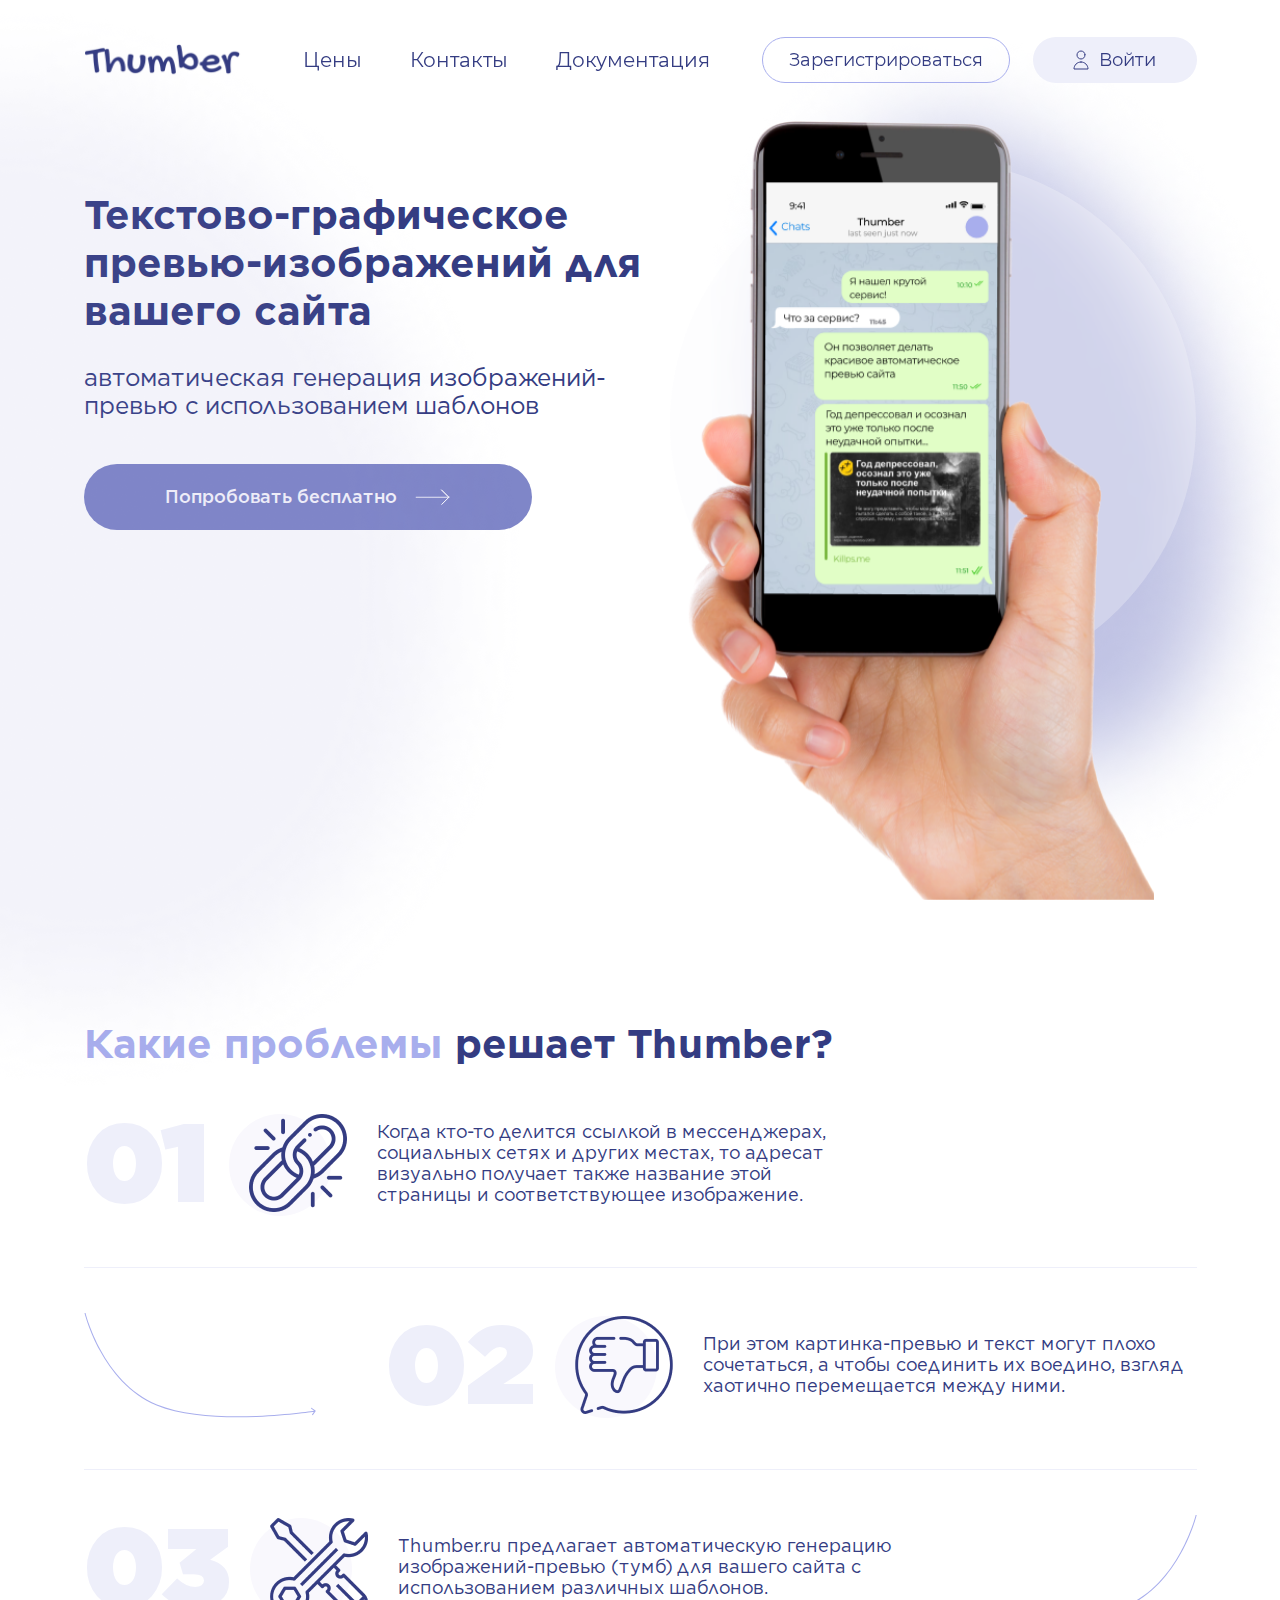
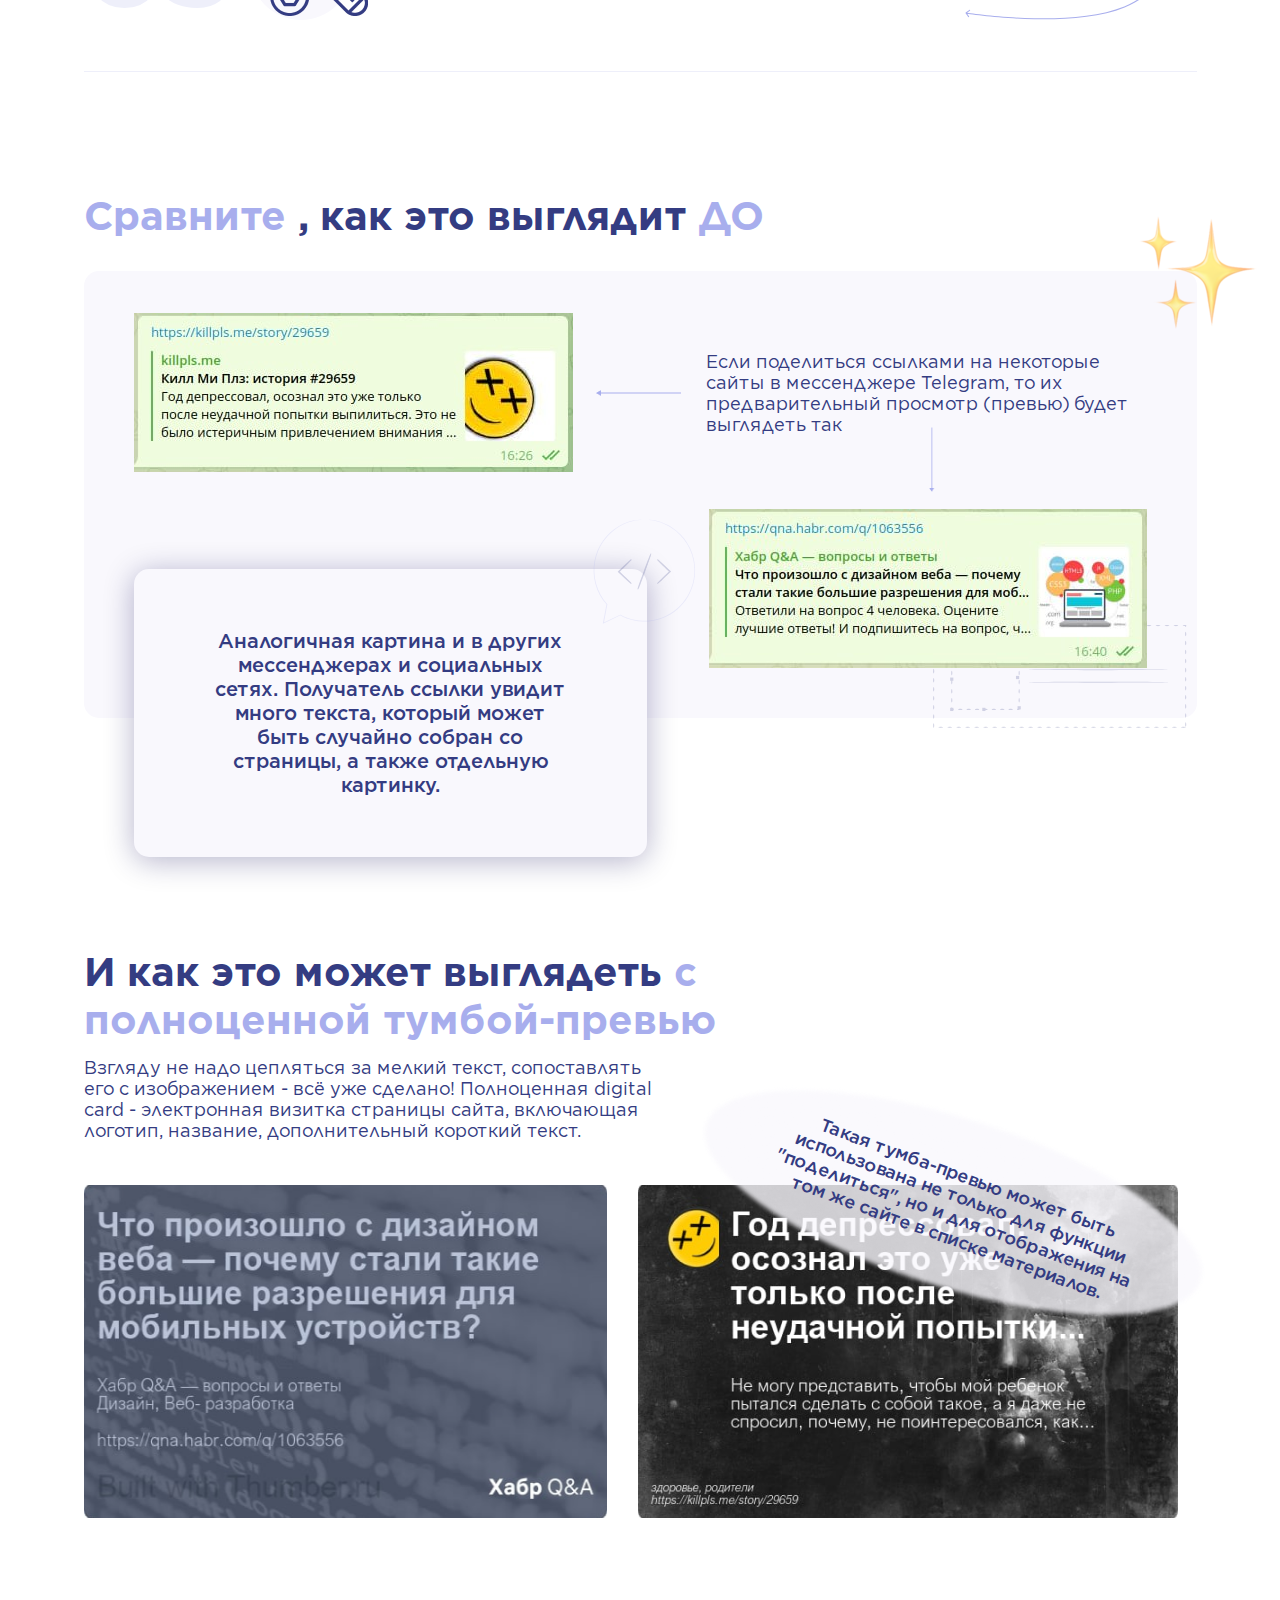
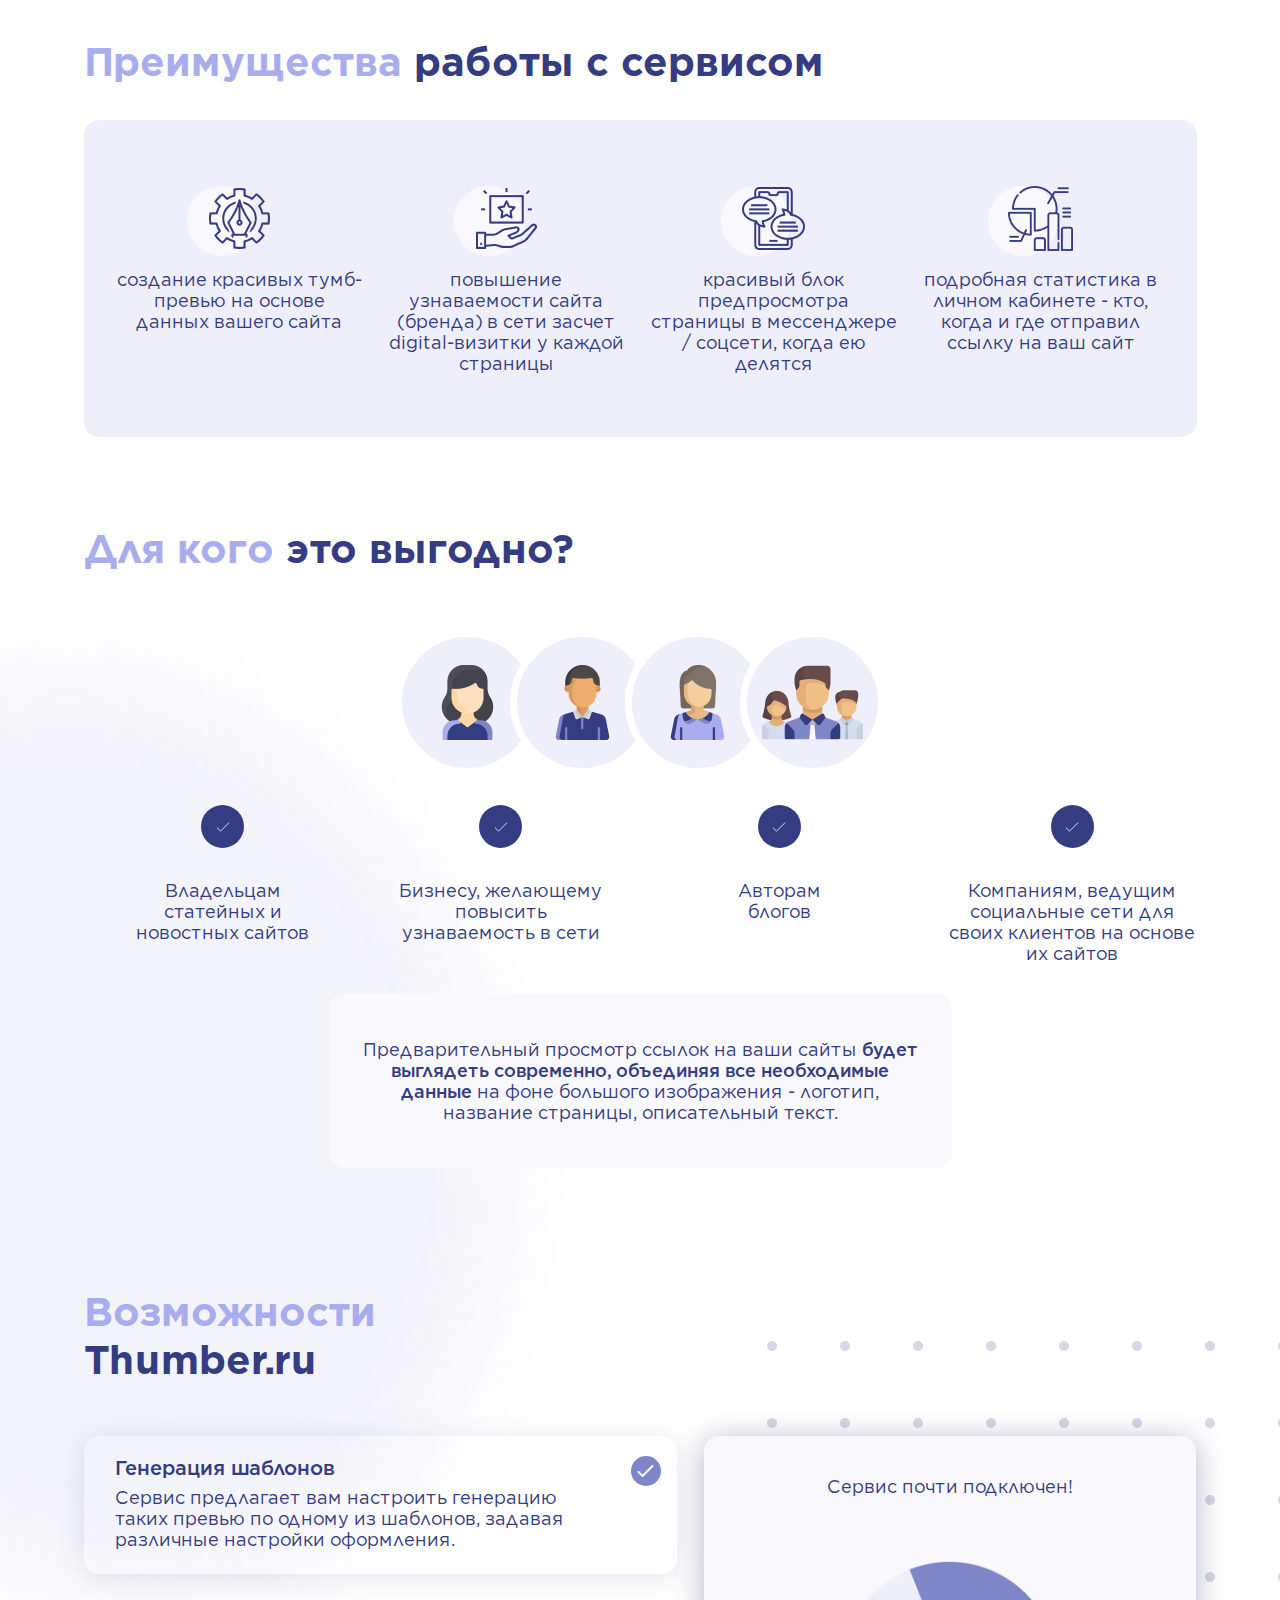
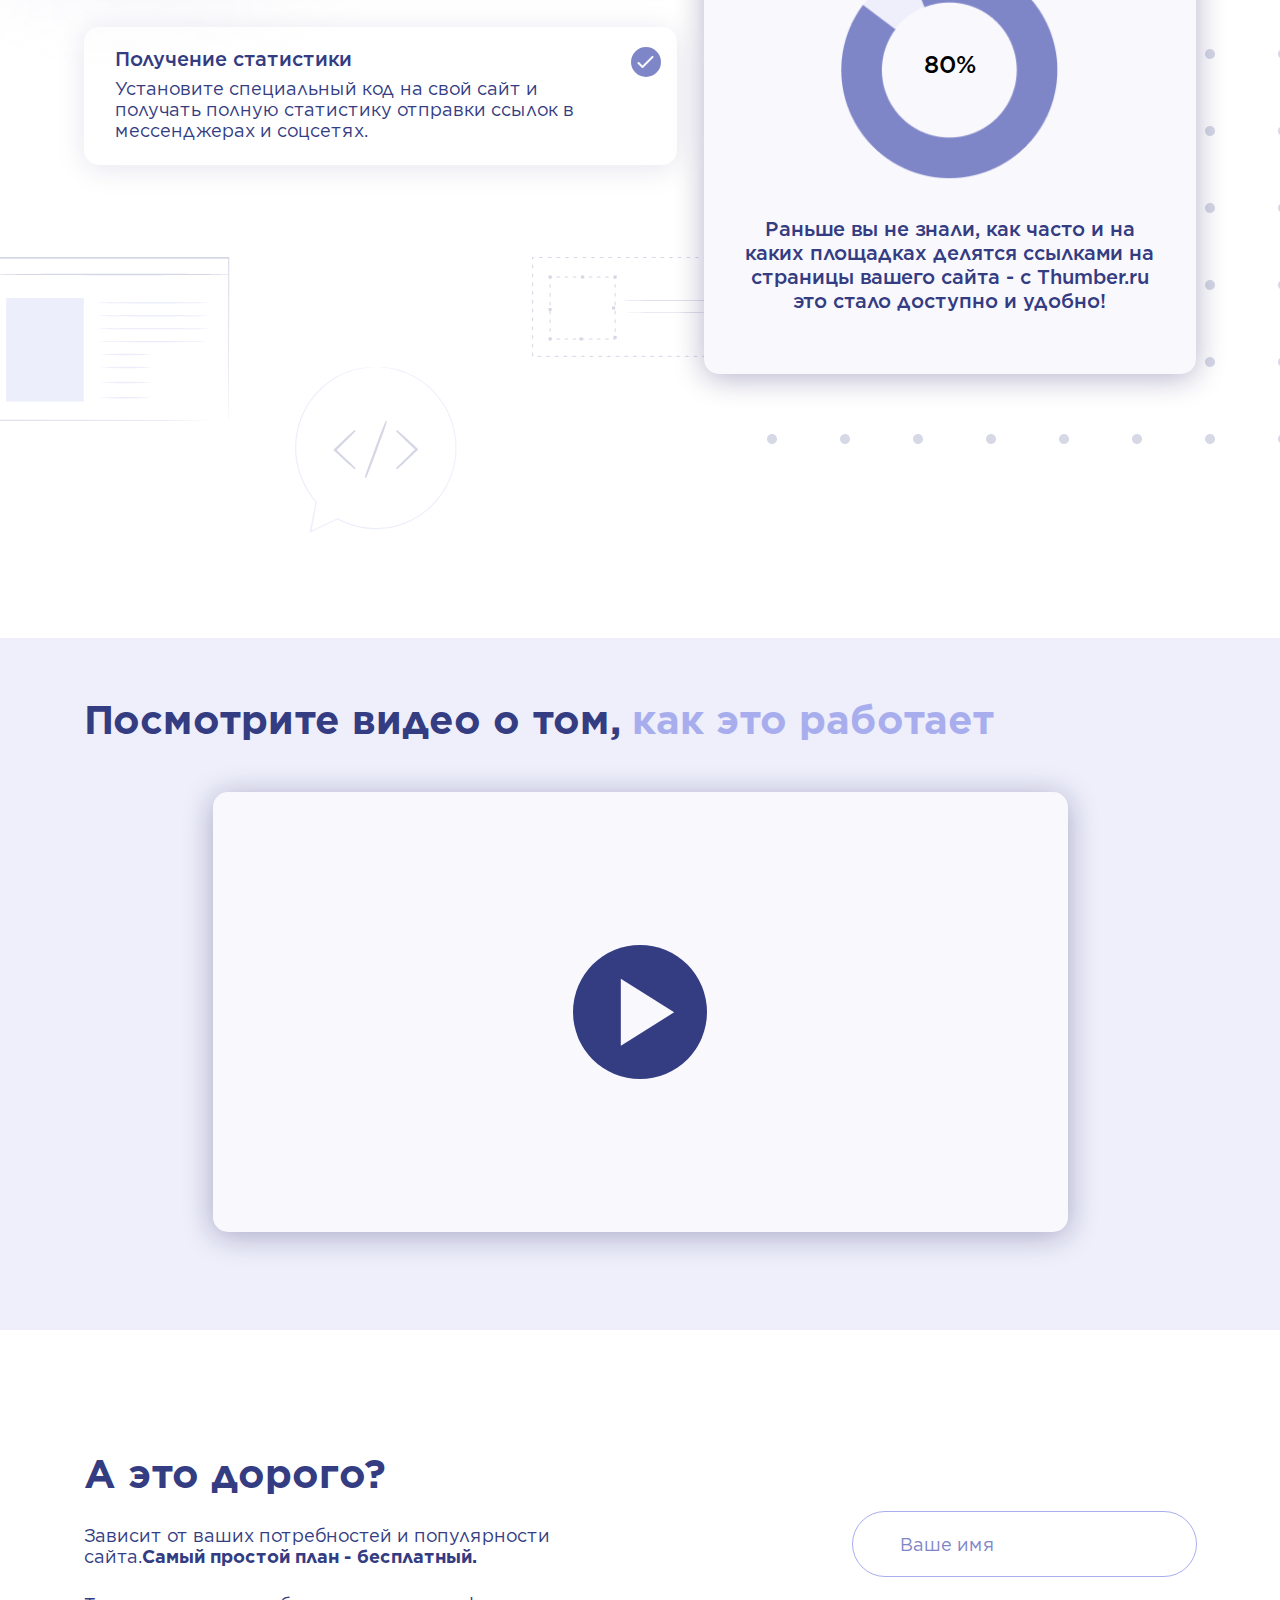
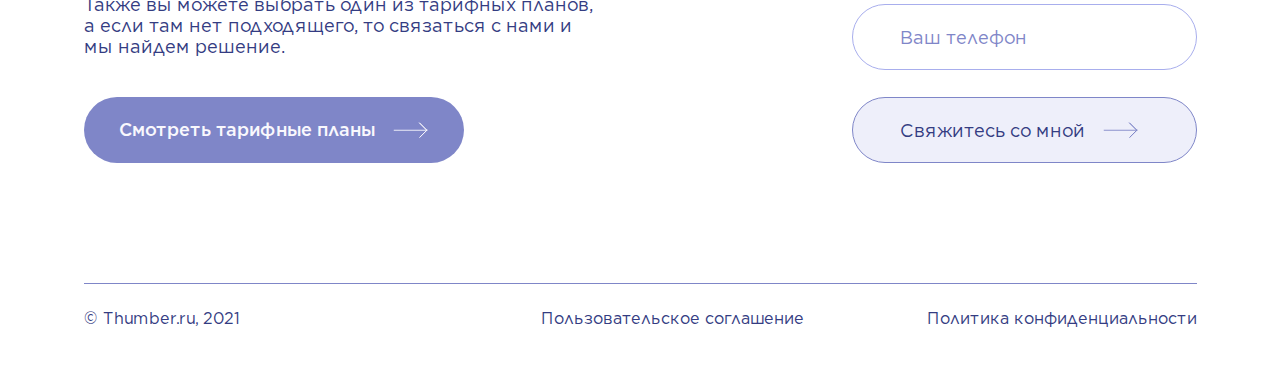
<file: index.html>
<!DOCTYPE html>
<html lang="ru">
	 <head>
	<title>Главная</title>
	<meta charset="UTF-8">
	<meta name="format-detection" content="telephone=no">
	<link rel="stylesheet" href="css/style.min.css">
	<link rel="shortcut icon" href="favicon.ico">
	<!-- <meta name="robots" content="noindex, nofollow"> -->
	<!-- <meta name="viewport" content="width=device-width, initial-scale=1.0, maximum-scale=1.0, user-scalable=0"> -->
	<meta name="viewport" content="width=device-width, initial-scale=1.0">
</head>
	<body>
		<div class="wrapper">
			<header class="header">
	<div class="header__progressbar header-progressbar"><span></span></div>
	<div class="header__container _container">
		<div class="header__body">
			<a href="/" class="header__logo">
				<img src="img/common/logo.png" alt="logo">
			</a>
			<div class='menu header__menu'>
				<nav class='menu__body'>
					<ul class='menu__list'>
						<li class='menu__item'>
							<a href='' class='menu__link'>Цены</a>
						</li>
						<li class='menu__item'>
							<a href='' class='menu__link'>Контакты</a>
						</li>
						<li class='menu__item'>
							<a href='' class='menu__link'>Документация</a>
						</li>
					</ul>
					<div class="menu__buttons">
						<a href="" class="menu__registration">Зарегистрироваться</a>
						<a href="" class="menu__signin"> <img src="img/icons/user.svg" alt="user">  Войти</a>
					</div>
				</nav>
			</div>
			<button type='button' class='icon-menu'>
				<span></span>
				<span></span>
				<span></span>
			</button>
		</div>
	</div>
</header>
			<main class="page">

				<section class="first-screen">
					<img src="img/common/shadow.png" alt="shadow" class="first-screen__shadow first-screen__shadow_dsk">
					<img src="img/first-screen/shadow2.png" alt="shadow" class="first-screen__shadow first-screen__shadow_mob">
					<div class="first-screen__container _container">
						<div class="first-screen__body">
							<div class="first-screen__main">
								<div class="first-screen__title _title">Текстово-графическое превью-изображений  для вашего сайта</div>
								<div class="first-screen__text">автоматическая генерация изображений-превью с использованием шаблонов</div>
								<a href="" class="first-screen__button button-purple">Попробовать бесплатно <img src="img/icons/arrow-white.svg" alt="arrow"></a>
							</div>
							<div class="first-screen__images">
								<img src="img/first-screen/phone.png" alt="phone" class="first-screen__phone first-screen__phone_dsk">
								<img src="img/first-screen/phone-mob.png" alt="phone" class="first-screen__phone first-screen__phone_mob">
								<div class="first-screen__cicrle"></div>
								<img src="img/first-screen/oval.png" alt="oval" class="first-screen__oval first-screen__oval_dsk">
								<img src="img/first-screen/oval2.png" alt="oval" class="first-screen__oval first-screen__oval_mob">
							</div>
						</div>
					</div>
				</section>

				<section class="solve">
					<div class="solve__container _container">
						<div class="solve__body">
							<h2 class="solve__title _title"><span>Какие проблемы </span>решает Thumber?</h2>
							<div class="solve__content">
								<div class="solve__item solve-item">
									<div class="solve-item__content">
										<div class="solve-item__block">
											<div class="solve-item__number">01</div>
											<div class="solve-item__image">
												<img src="img/solve/link.png" alt="link">
											</div>
										</div>
										<div class="solve-item__text">Когда кто-то делится ссылкой в мессенджерах, социальных сетях и других местах, то адресат визуально получает также название этой страницы и соответствующее изображение.</div>
									</div>
								
								</div>
								<div class="solve__item solve-item">
									<img src="img/icons/arrow-long-right.svg" alt="arrow" class="solve-item__arrow solve-item__arrow_right">

									<div class="solve-item__content">
										<div class="solve-item__block">
											<div class="solve-item__number">02</div>
											<div class="solve-item__image">
												<img src="img/solve/bad-feedback .png" alt="bad-feedback">
											</div>
										
										</div>
										<div class="solve-item__text">
											При этом картинка-превью и текст могут плохо сочетаться, а чтобы соединить их воедино, взгляд хаотично перемещается между ними.
										</div>
									</div>
								</div>
								<div class="solve__item solve-item">
									<div class="solve-item__content">
										<div class="solve-item__block">
											<div class="solve-item__number">03</div>
											<div class="solve-item__image">
												<img src="img/solve/customer-support .png" alt="customer-support">
											</div>
										</div>
										<div class="solve-item__text">Thumber.ru предлагает автоматическую генерацию изображений-превью (тумб) для вашего сайта с использованием различных шаблонов.</div>
									</div>
									<img src="img/icons/long-arrow.svg" alt="arrow" class="solve-item__arrow">
								</div>
							</div>
						</div>
					</div>
				</section>

				 <section class="compare">
					 <div class="compare__container _container">
						 <div class="compare__body">
							 <h2 class="compare__title _title"><span>Сравните </span>, как это выглядит <span>ДО</span></h2>
							 <div class="compare__content">
								 <img src="img/compare/illustration.png" alt="illustration" class="compare__illustration">
								 <div class="compare__row">
									 <img src="img/compare/img1.png" alt="image" class="compare__image compare__image1">
									 <img src="img/compare/arrow.png" alt="arrow" class="compare__arrow">
									 <img src="img/compare/arrow.png" alt="arrow" class="compare__arrow2">
									 <div class="compare__blc">
										<div class="compare__text">Если поделиться ссылками на некоторые сайты в мессенджере Telegram, то их предварительный просмотр (превью) будет выглядеть так</div>
										<img src="img/compare/arrow-down.png" alt="arrow" class="compare__arrowdown">
									 </div>
								 </div>
								 <div class="compare__row">
									 <div class="compare__block">
										 <div class="compare-block">
											 <img src="img/icons/bubble.svg" alt="bubble" class="compare-block__bubble">
											 <div class="compare-block__text">
												Аналогичная картина и в других мессенджерах и социальных сетях. Получатель ссылки увидит много текста, который может быть случайно собран со страницы, а также отдельную картинку.</div>
										 </div>
									 </div>
									 <div class="compare__item">
										 <img src="img/compare/img2.png" alt="image" class="compare__image compare__image2">
										 <img src="img/icons/form.svg" alt="form" class="compare__form">
									</div>
								</div>
							 </div>
						 </div>
					 </div>
				 </section>

				<section class="view">
					<div class="view__container _container">
						<div class="view__body">
							<h2 class="view__title _title">И как это может выглядеть 
								<span>с полноценной тумбой-превью</span></h2>
							<div class="view__text view__text_visible">Взгляду не надо цепляться за мелкий текст, сопоставлять его с изображением - всё уже сделано! Полноценная digital card - электронная визитка страницы сайта, включающая логотип, название, дополнительный короткий текст.</div>
							<div class="view__content">
								<div class="view__images">
									<img src="img/view/img1.png" alt="image" class="view__image">
									<div class="view__text view__text_hidden">Взгляду не надо цепляться за мелкий текст, сопоставлять его с изображением - всё уже сделано! Полноценная digital card - электронная визитка страницы сайта, включающая логотип, название, дополнительный короткий текст.</div>
									<img src="img/view/img2.png" alt="image" class="view__image">
								</div>
								<div class="view__ellipse">
									<div>Такая тумба-превью может быть использована не только для функции "поделиться", но и для отображения на том же сайте в списке материалов.</div>
									<img src="img/view/ellipse.png" alt="ellipse" class="view__ellips1">
									<img src="img/view/ellipse2.png" alt="ellipse" class="view__ellips2">
								</div>
							</div>
						</div>
					</div>
				</section>

				<section class="benifits">
					<div class='benifits__container _container'>
						<div class="benifits__body">
							<h2 class="benifits__title _title"> <span>Преимущества</span>  работы с сервисом</h2>
							<div class="benifits__content">
								<div class="benifits__item">
									<div class="benifits__img">
										<img src="img/benifits/create.png" alt="create" class="benifits__image">

									</div>
									<div class="benifits__text">создание красивых тумб-превью на основе данных вашего сайта</div>
								</div>
								<div class="benifits__item">
									<div class="benifits__img">
										<img src="img/benifits/brand.png" alt="brand" class="benifits__image">

									</div>
									<div class="benifits__text">повышение узнаваемости сайта (бренда) в сети засчет digital-визитки у каждой страницы</div>
								</div>
								<div class="benifits__item">
									<div class="benifits__img">
										<img src="img/benifits/message.png" alt="message" class="benifits__image">

									</div>
									<div class="benifits__text">красивый блок предпросмотра страницы в мессенджере / соцсети, когда ею делятся</div>
								</div>
								<div class="benifits__item">
									<div class="benifits__img">
										<img src="img/benifits/pie-chart.png" alt="pie-chart" class="benifits__image">
									</div>
									
									<div class="benifits__text">подробная статистика в личном кабинете - кто, когда и где отправил ссылку на ваш сайт</div>
								</div>
							</div>
						</div>
					</div>
				</section>

				<section class="pluses">
					<div class="pluses__container _container">
						<div class="pluses__body">
							<h2 class="pluses__title _title"><span>Для кого </span>это выгодно?</h2>
							<div class="pluses__center">
								<div class="pluses__gallery">
									<div class="pluses__circle pluses__circle_1"><img src="img/pluses/woman.png" alt="woman"></div>
									<div class="pluses__circle pluses__circle_2"><img src="img/pluses/man.png" alt="man"></div>
									<div class="pluses__circle pluses__circle_3"><img src="img/pluses/woman2.png" alt="woman"></div>
									<div class="pluses__circle pluses__circle_4"><img src="img/pluses/team.png" alt="team"></div>
								</div>	
							</div>
							<div class="pluses__items">
								<div class="pluses__item">
									<div class="pluses__check"><img src="img/icons/check.svg" alt="check"></div>
									<div class="pluses__text">Владельцам статейных и новостных сайтов</div>
								</div>
								<div class="pluses__item">
									<div class="pluses__check"><img src="img/icons/check.svg" alt="check"></div>
									<div class="pluses__text">Бизнесу, желающему повысить узнаваемость в сети</div>
								</div>
								<div class="pluses__item">
									<div class="pluses__check"><img src="img/icons/check.svg" alt="check"></div>
									<div class="pluses__text">Авторам блогов</div>
								</div>
								<div class="pluses__item">
									<div class="pluses__check"><img src="img/icons/check.svg" alt="check"></div>
									<div class="pluses__text">Компаниям, ведущим социальные сети для своих клиентов на основе их сайтов</div>
								</div>
							</div>
							<div class="pluses__center">
								<div class="pluses__block">
									<div class="pluses__txt">Предварительный просмотр ссылок на ваши сайты <span>будет выглядеть современно, объединяя все необходимые данные</span> на фоне большого изображения - логотип, название страницы, описательный текст.</div>
								</div>
							</div>
						</div>
					</div>
				</section>

				<section class="futures">
					<img src="img/common/shadow.png" alt="shadow" class="futures__shadow">
					<img src="img/futures/Pattern.png" alt="Pattern" class="futures__pattern">
					<img src="img/futures/Pattern2.png" alt="Pattern" class="futures__pattern2">
					<div class="futures__container _container">
						<div class="futures__body">
							<h2 class="futures__title _title"><span>Возможности </span>Thumber.ru</h2>
							<div class="futures__content">
								<div class="futures__left">
									<img src="img/icons/website.svg" alt="website" class="futures__website">
									<img src="img/icons/bubble.svg" alt="bubble" class="futures__bubble">
									<img src="img/icons/form.svg" alt="illustration" class="futures__illustration">
									<div class="futures__itm">
										<img src="img/icons/bubble.svg" alt="bubble" class="futures__itmbubble">
										<div class="futures__item futures__item_1">
											<div class="futures__cnt">
												<div class="futures__caption">Генерация шаблонов</div>
												<div class="futures__text">Сервис предлагает вам настроить генерацию таких превью по одному из шаблонов, задавая различные настройки оформления. </div>
											</div>
											<div class="futures__check">
												<img src="img/icons/checkbold.svg" alt="check">
											</div>
										</div>
									</div>
									<div class="futures__itm">
										<img src="img/icons/website.svg" alt="illustration" class="futures__itmform">
										<div class="futures__item">
											<div class="futures__cnt">
												<div class="futures__caption">Получение статистики</div>
												<div class="futures__text">Установите специальный код на свой сайт и получать полную статистику отправки ссылок в мессенджерах и соцсетях.</div>
											</div>
											<div class="futures__check">
												<img src="img/icons/checkbold.svg" alt="check">
											</div>
										</div>
									</div>
									
									
								</div>
								<div class="futures__right futures-precent">
									
									<div class="futures-precent__caption">Сервис почти подключен!</div>
									<div class="futures-precent__precent">
										<img src="img/futures/half-circle.png" alt="half-cicle" class="futures-precent__half">
										<img src="img/futures/circla.png" alt="cicrle" class="futures-precent__full">
										<div class="futures-precent__size">80%</div>
									</div>
									<div class="futures-precent__text">Раньше вы не знали, как часто и на каких площадках делятся ссылками на страницы вашего сайта - с Thumber.ru это стало доступно и удобно!</div>
								</div>
							</div>
						</div>
					</div>
				</section>

				<section class="watch">
					<div class="watch__container _container">
						<div class="watch__body">
							<h2 class="watch__title _title">Посмотрите видео о том, <span>как это работает</span></h2>
							<div class="watch__content">
								<div class="watch__video">
									<div class="watch__play"><img src="img/icons/polygon.svg" alt="polygon"></div>
								</div>
							</div>
						</div>
					</div>
				</section>

				<section class="howmuch">
					<div class="howmuch__container _container">
						<div class="howmuch__body">
							<div class="howmuch__main">
								<h2 class="howmuch__title _title">А это дорого?</h2>
								<div class="howmuch__text">Зависит от ваших потребностей и популярности сайта.<span>Самый простой план - бесплатный.</span> </div>
								<div class="howmuch__text">Также вы можете выбрать один из тарифных планов, а если там нет подходящего, то связаться с нами и мы найдем решение.</div>
								<a href="" class="howmuch__button button-purple"><span>Смотреть тарифные планы </span> <img src="img/icons/arrow-white.svg" alt="arrow"></a>
							</div>
							<form action="#" class="howmuch__form">
								<input class='input howmuch__input howmuch__item' type='text' name='form[]' autocomplete='off' data-error='Ошибка' data-value='Ваше имя'>
								<input class='input howmuch__input howmuch__item _phone' type='tel' name='form[]' autocomplete='off' data-error='Ошибка' data-value='Ваш телефон'>
								<button type="submit" class="howmuch__submit">Свяжитесь со мной <img src="img/icons/arrow-violet.svg" alt="arrow"></button>
							</form>
						</div>
					</div>
				</section>

			</main>
			<footer class="footer">
	<div class="footer__container _container">
		<div class="footer__body">
			<div class="footer__copyright">© Thumber.ru, 2021</div>
			<ul class="footer__items">
				<li class="footer__item">
					<a href="">Пользовательское соглашение</a>
				</li>
				<li class="footer__item">
					<a href="">Политика конфиденциальности</a>
				</li>
			</ul>
		</div>
	</div>
</footer>
		</div>
		<div class="popup popup_popup">
	<div class="popup__content">
		<div class="popup__body">
			<div class="popup__close"></div>
		</div>
	</div>
</div>
<div class="popup popup_massagename-message">
	<div class="popup__content">
		<div class="popup__body">
			<div class="popup__close"></div>
		</div>
	</div>
</div>
<div class="popup popup_video">
	<div class="popup__content">
		<div class="popup__body">
			<div class="popup__close popup__close_video"></div>
			<div class="popup__video _video"></div>
		</div>
	</div>
</div>

		<!-- Swiper -->
<script src="https://unpkg.com/swiper/swiper-bundle.min.js"></script>
<script src="https://ajax.googleapis.com/ajax/libs/jquery/3.5.1/jquery.min.js"></script>
<script src="js/vendors.min.js"></script>
<script src="js/app.min.js"></script>
	</body>
</html>
</file>
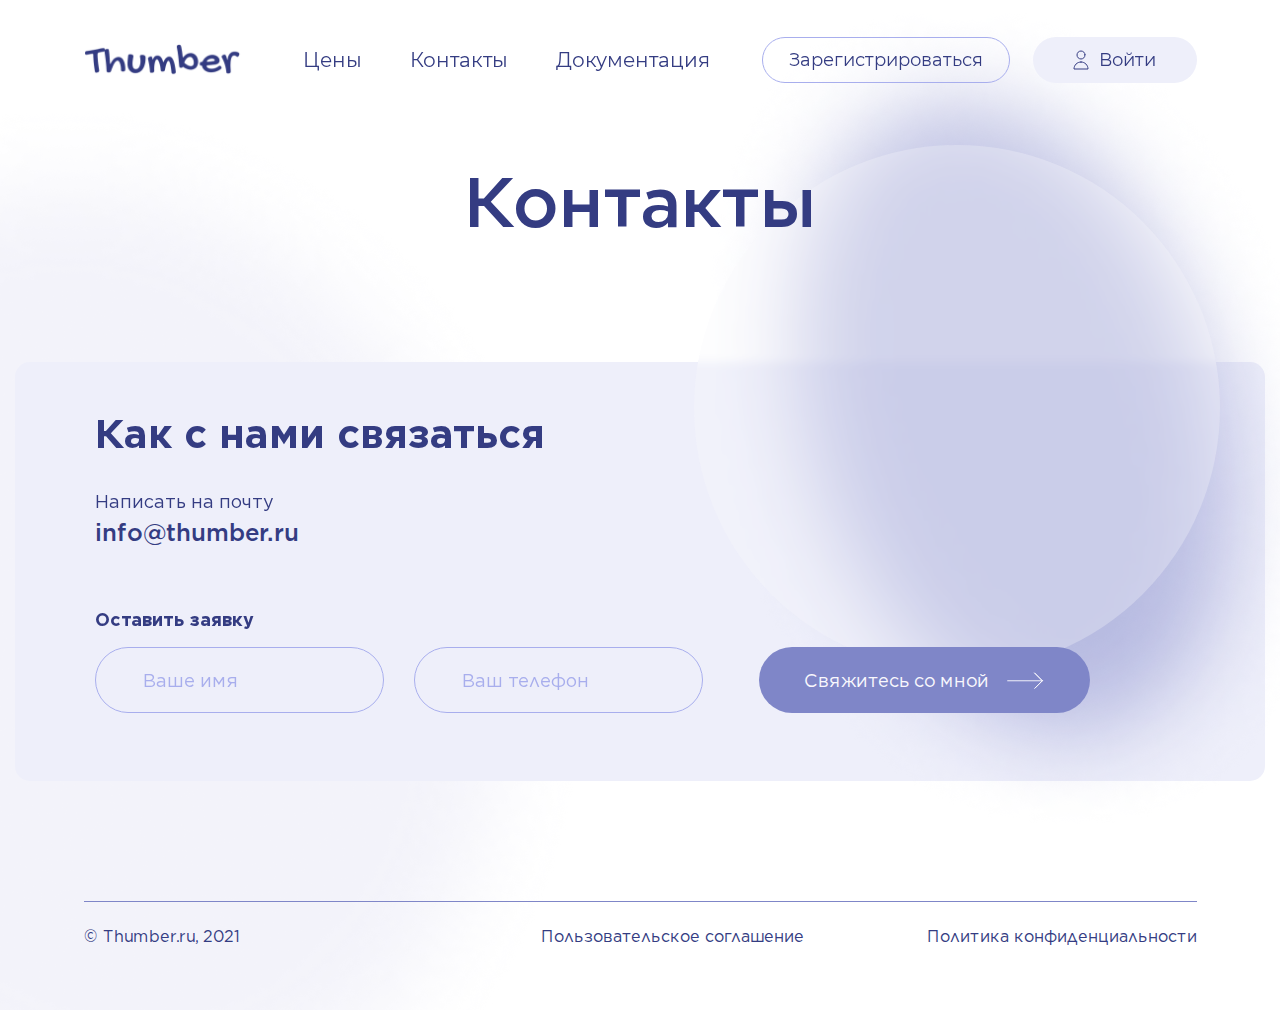
<file: contacts.html>
<!DOCTYPE html>
<html lang="ru">
	 <head>
	<title>Контакты</title>
	<meta charset="UTF-8">
	<meta name="format-detection" content="telephone=no">
	<link rel="stylesheet" href="css/style.min.css">
	<link rel="shortcut icon" href="favicon.ico">
	<!-- <meta name="robots" content="noindex, nofollow"> -->
	<!-- <meta name="viewport" content="width=device-width, initial-scale=1.0, maximum-scale=1.0, user-scalable=0"> -->
	<meta name="viewport" content="width=device-width, initial-scale=1.0">
</head>
	<body>
		<div class="wrapper wrapper-contacts">
            <img src="img/contacts/shadow.png" alt="shadow" class="wrapper-contacts__shadow">
            <img src="img/contacts/shadow-mobile.png" alt="shadow" class="wrapper-contacts__shadowmobile">
			<header class="header">
	<div class="header__progressbar header-progressbar"><span></span></div>
	<div class="header__container _container">
		<div class="header__body">
			<a href="/" class="header__logo">
				<img src="img/common/logo.png" alt="logo">
			</a>
			<div class='menu header__menu'>
				<nav class='menu__body'>
					<ul class='menu__list'>
						<li class='menu__item'>
							<a href='' class='menu__link'>Цены</a>
						</li>
						<li class='menu__item'>
							<a href='' class='menu__link'>Контакты</a>
						</li>
						<li class='menu__item'>
							<a href='' class='menu__link'>Документация</a>
						</li>
					</ul>
					<div class="menu__buttons">
						<a href="" class="menu__registration">Зарегистрироваться</a>
						<a href="" class="menu__signin"> <img src="img/icons/user.svg" alt="user">  Войти</a>
					</div>
				</nav>
			</div>
			<button type='button' class='icon-menu'>
				<span></span>
				<span></span>
				<span></span>
			</button>
		</div>
	</div>
</header>
			<main class="page">
                
                <section class="contacts">
                    <div class="contacts__container">
                        <div class="contacts__circle"></div>
                        <img src="img/contacts/ellipse.png" alt="ellipse" class="contacts__ellipse contacts__ellipse_dsk">
                        <img src="img/common/shadow-mob-right.png" alt="ellipse" class="contacts__ellipse contacts__ellipse_mob">
                        <div class="contacts__body">
                            <h1 class="contacts__title _title-big">Контакты</h1>
                            <div class="contacts__content">
                                <h2 class="contacts__caption _title">Как с нами связаться</h2>
                                <div class="contacts__text">Написать на почту</div>
                                <a href="info@thumber.ru" class="contacts__email">info@thumber.ru</a>
                                <form action="#"  class="contacts__form contacts-form">
                                    <div class="contacts-form__title">Оставить заявку</div>
                                    <div class="contacts-form__row">
                                        <input class='input contacts-form__input' type='text' name='form[]' autocomplete='off' data-error='Ошибка' data-value='Ваше имя'>
                                        <input class='input contacts-form__input _phone' type='text' name='form[]' autocomplete='off' data-error='Ошибка' data-value='Ваш телефон'>
                                        <button type="submit" class="button-purple contacts-form__button">Свяжитесь со мной <img src="img/icons/arrow-white.svg" alt="arrow"></button>
                                    </div>
                                </form>
                            </div>
                        </div>
                    </div>
                </section>

			</main>
			<footer class="footer">
	<div class="footer__container _container">
		<div class="footer__body">
			<div class="footer__copyright">© Thumber.ru, 2021</div>
			<ul class="footer__items">
				<li class="footer__item">
					<a href="">Пользовательское соглашение</a>
				</li>
				<li class="footer__item">
					<a href="">Политика конфиденциальности</a>
				</li>
			</ul>
		</div>
	</div>
</footer>
		</div>
		<div class="popup popup_popup">
	<div class="popup__content">
		<div class="popup__body">
			<div class="popup__close"></div>
		</div>
	</div>
</div>
<div class="popup popup_massagename-message">
	<div class="popup__content">
		<div class="popup__body">
			<div class="popup__close"></div>
		</div>
	</div>
</div>
<div class="popup popup_video">
	<div class="popup__content">
		<div class="popup__body">
			<div class="popup__close popup__close_video"></div>
			<div class="popup__video _video"></div>
		</div>
	</div>
</div>

		<!-- Swiper -->
<script src="https://unpkg.com/swiper/swiper-bundle.min.js"></script>
<script src="https://ajax.googleapis.com/ajax/libs/jquery/3.5.1/jquery.min.js"></script>
<script src="js/vendors.min.js"></script>
<script src="js/app.min.js"></script>
	</body>
</html>
</file>
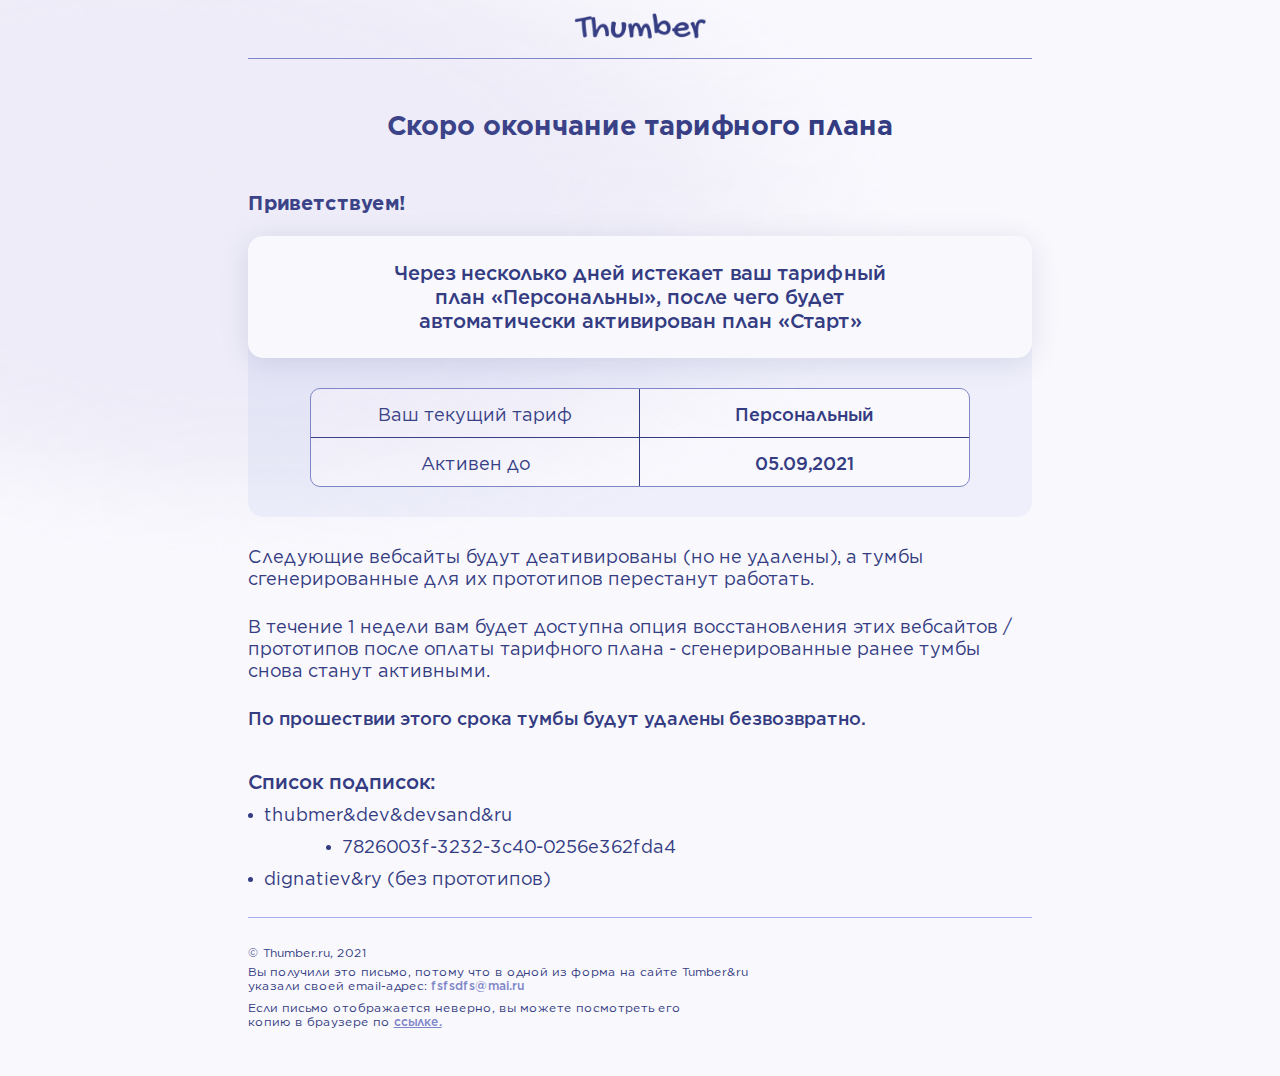
<file: email1.html>
<!DOCTYPE html>
<html lang="en">

<head>
    <meta charset="UTF-8">
    <meta http-equiv="X-UA-Compatible" content="IE=edge">
    <meta name="viewport" content="width=device-width, initial-scale=1.0">
    <title>Email 1</title>
    <link rel="stylesheet" href="css/style.min.css">
    <style>
        body {
            font-family: "Gotham";
            font-weight: 400;
        }
    </style>
</head>

<body style='
    color: #343C82;position: relative;background: #F9F8FD;margin: 0;padding: 0;
'>
    <img style="position: absolute;top: -12px;left: 0;width: 75%;height: 580px;" src="img/email/shadow.png"
        alt="shadow">
    <div style="max-width: 836px;margin: 0 auto;padding: 0 2%;margin-top: 12px;">
        <div
            style="border-bottom: 1px solid #7F86C8;width: 100%;display: flex;flex-direction: column;align-items: center;margin-bottom: 50px;">
            <img src="img/common/logo.png" alt="logo" style="padding-bottom: 17px;width: 133px;">
        </div>
        <div style="font-size: 27px;font-weight: 700;text-align: center;margin-bottom: 50px;line-height: 32px;">Скоро
            окончание тарифного плана</div>
        <div style="font-size: 20px;line-height: 24px;font-weight: 700;margin-bottom: 51px;">Приветствуем!</div>

        <div
            style="margin-bottom: 29px;background: #EEEFFA;border-radius: 0px 0px 15px 15px;width: 100%;padding-bottom: 30px;">
            <div
                style="top:-30px;position:relative;background: #F9F8FD;box-shadow: 0px 4px 30px rgba(11, 7, 84, 0.1);border-radius: 15px;padding: 25px 13px;display: flex;justify-content: center;">
                <div style="font-weight: 500;font-size: 20px;line-height: 24px;text-align: center;max-width: 520px;">
                    Через несколько дней истекает ваш тарифный план «Персональны», после чего будет автоматически
                    активирован план «Старт»</div>
            </div>
            <div style="background: #F9F8FD;border: 1px solid #7F86C8;border-radius: 10px;margin: 0 8%;">
                <div
                    style="font-size: 18px;color: #343C82;line-height: 22px;display: flex;justify-content: space-between;align-items: center;">
                    <div
                        style="padding: 15px 13px 11px 13px;width: 50%;text-align: center;border-right: 1px solid #343C82;">
                        Ваш текущий тариф</div>
                    <div style="padding: 15px 13px 11px 13px;width: 50%;font-weight: 500;text-align: center;">
                        Персональный</div>
                </div>
                <div
                    style="font-size: 18px;color: #343C82;line-height: 22px;display: flex;justify-content: space-between;align-items: center;border-top: 1px solid #343C82;">
                    <div
                        style="padding: 15px 13px 11px 13px;width: 50%;text-align: center;border-right: 1px solid #343C82;">
                        Активен до</div>
                    <div style="padding: 15px 13px 11px 13px;width: 50%;font-weight: 500;text-align: center;">05.09,2021
                    </div>
                </div>
            </div>
        </div>

        <div style="margin-bottom: 40px;">
            <div style="margin-bottom: 26px;font-size:18px;line-height: 22px;">Следующие вебсайты будут деативированы
                (но не удалены), а тумбы сгенерированные для их прототипов перестанут работать.</div>
            <div style="margin-bottom: 26px;font-size:18px;line-height: 22px;">В течение 1 недели вам будет доступна
                опция восстановления этих вебсайтов / прототипов после оплаты тарифного плана - сгенерированные ранее
                тумбы снова станут активными.</div>
            <div style="font-size: 18px;line-height: 22px;font-weight: 500;">По прошествии этого срока тумбы будут
                удалены безвозвратно.</div>
        </div>

        <div style="margin-bottom: 27px;">
            <div style="font-size: 20px;line-height: 24px;font-weight: 500;margin-bottom: 10px;">Список подписок:</div>
            <div style="font-size: 18px;line-height: 22px;color:#343C82;">
                <div style="display: flex;align-items: center;margin-bottom: 10px;">
                    <span
                        style="min-width: 5px;min-height: 5px;border-radius: 50%;background-color: #343C82;margin-right: 11px;"></span>
                    thubmer&dev&devsand&ru
                </div>
                <div style="display: flex;align-items: center;margin-bottom: 10px;">
                    <span
                        style="min-width: 5px;min-height: 5px;border-radius: 50%;background-color: #343C82;margin-right: 11px;margin-left: 10%;"></span>
                    7826003f-3232-3c40-0256e362fda4
                </div>
                <div style="display: flex;align-items: center;margin-bottom: 10px;">
                    <span
                        style="min-width: 5px;min-height: 5px;border-radius: 50%;background-color: #343C82;margin-right: 11px;"></span>
                    dignatiev&ry (без прототипов)
                </div>
            </div>
        </div>

        <div style="width: 100%;padding-bottom: 47px;padding-top: 28px;border-top: 1px solid #A8AEED;">
            <div style="font-size: 12px;line-height: 14px;margin-bottom: 5px;">© Thumber.ru, 2021</div>
            <div style="font-size: 12px;line-height: 14px;margin-bottom: 8px;max-width: 550px;">Вы получили это письмо,
                потому что в одной из форма на сайте Tumber&ru указали своей email-адрес: <a
                    style="font-weight: 500;color:#7f86c8;" href="fsfsdfs@mai.ru">fsfsdfs@mai.ru</a> </div>
            <div style="font-size: 12px;line-height: 14px;max-width: 440px;">Если письмо отображается неверно, вы можете
                посмотреть его копию в браузере по <a style="font-weight: 500;color:#7f86c8;text-decoration: underline;"
                    href="">ссылке.</a> </div>
        </div>
    </div>

</body>

</html>
</file>
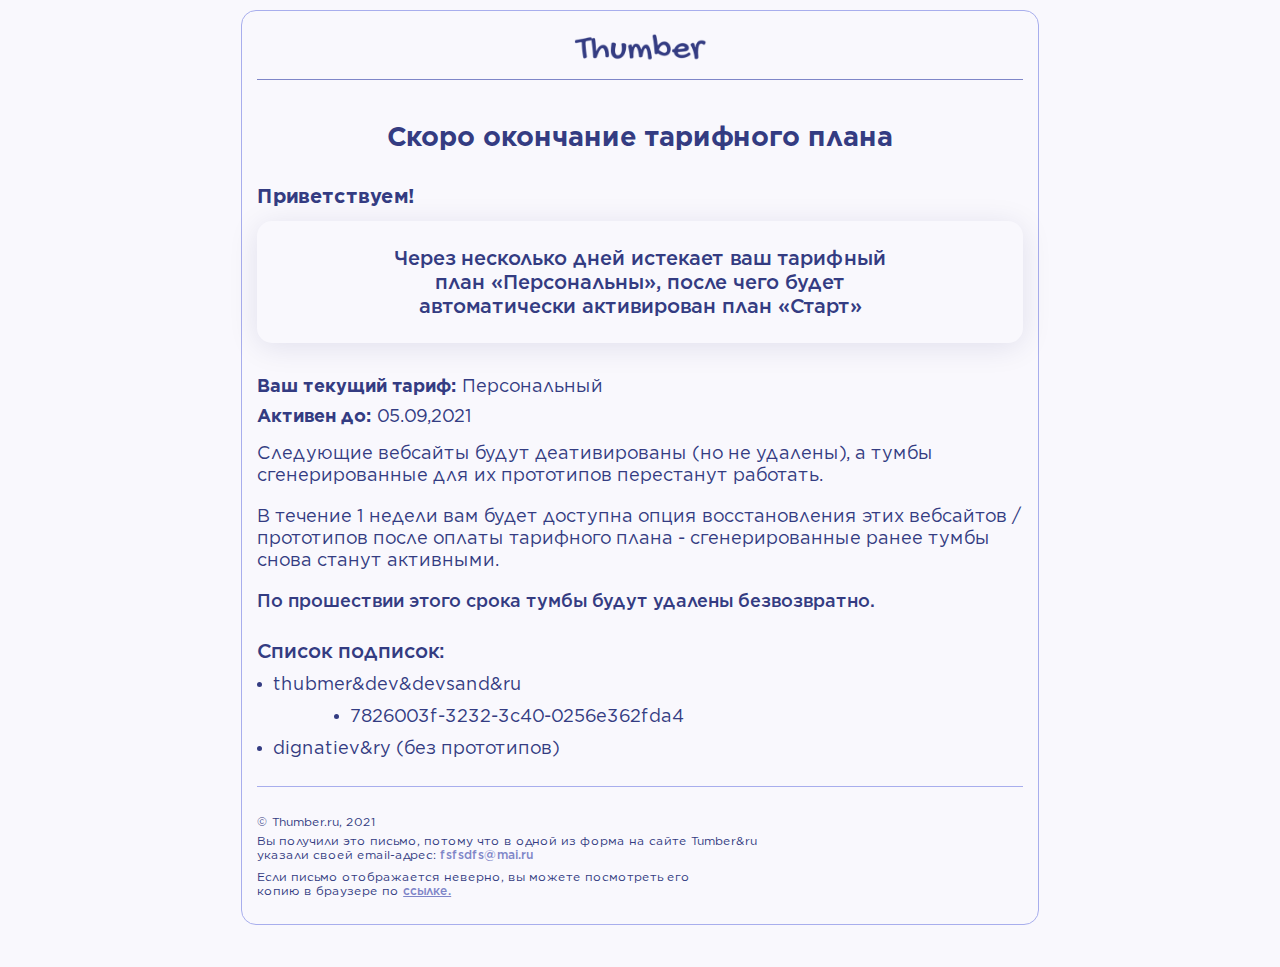
<file: email2.html>
<!DOCTYPE html>
<html lang="en">

<head>
    <meta charset="UTF-8">
    <meta http-equiv="X-UA-Compatible" content="IE=edge">
    <meta name="viewport" content="width=device-width, initial-scale=1.0">
    <link rel="stylesheet" href="css/style.min.css">
    <style>
        body {
            font-family: "Gotham";
            font-weight: 400;
        }
    </style>
    <title>Email 2</title>
</head>

<body style="color: #343C82;background: #F9F8FD;margin: 0;padding: 0;">
    <div style="max-width: 836px;margin: 0 auto;padding: 10px 1.5% 42px 1.5%;">
        <div style="border-radius: 15px;background: #F9F8FD; border: 1px solid #A8AEED;padding: 22px 15px 0px 15px;">
            <div
                style="border-bottom: 1px solid #7F86C8;width: 100%;display: flex;flex-direction: column;align-items: center;margin-bottom: 40px;">
                <img src="img/common/logo.png" alt="logo" style="padding-bottom: 17px;width: 133px;">
            </div>
            <div style="font-size: 27px;font-weight: 700;text-align: center;margin-bottom: 32px;line-height: 32px;">
                Скоро
                окончание тарифного плана</div>
            <div style="font-size: 20px;line-height: 24px;font-weight: 700;margin-bottom: 13px;">Приветствуем!</div>

            <div
                style="margin-bottom: 32px;background: #F9F8FD;box-shadow: 0px 4px 30px rgba(11, 7, 84, 0.1);border-radius: 15px;padding: 25px 13px;display: flex;justify-content: center;">
                <div style="font-weight: 500;font-size: 20px;line-height: 24px;text-align: center;max-width: 520px;">
                    Через несколько дней истекает ваш тарифный план «Персональны», после чего будет автоматически
                    активирован план «Старт»</div>
            </div>

            <div style="margin-bottom: 15px;">
                <div style="margin-bottom: 8px;display: flex;align-items: center;font-size: 18px;line-height: 22px;">
                    <div style="font-weight: 700;margin-right: 6px;">Ваш текущий тариф: </div>
                    <div>Персональный</div>
                </div>
                <div style="margin-bottom: 8px;display: flex;align-items: center;font-size: 18px;line-height: 22px;">
                    <div style="font-weight: 700;margin-right: 6px;">Активен до: </div>
                    <div>05.09,2021</div>
                </div>
            </div>

            <div style="margin-bottom: 27px;">
                <div style="margin-bottom: 19px;font-size:18px;line-height: 22px;">Следующие вебсайты будут
                    деативированы
                    (но не удалены), а тумбы сгенерированные для их прототипов перестанут работать.</div>
                <div style="margin-bottom: 19px;font-size:18px;line-height: 22px;">В течение 1 недели вам будет доступна
                    опция восстановления этих вебсайтов / прототипов после оплаты тарифного плана - сгенерированные
                    ранее
                    тумбы снова станут активными.</div>
                <div style="font-size: 18px;line-height: 22px;font-weight: 500;">По прошествии этого срока тумбы будут
                    удалены безвозвратно.</div>
            </div>

            <div style="margin-bottom: 27px;">
                <div style="font-size: 20px;line-height: 24px;font-weight: 500;margin-bottom: 10px;">Список подписок:
                </div>
                <div style="font-size: 18px;line-height: 22px;color:#343C82">
                    <div style="display: flex;align-items: center;margin-bottom: 10px;">
                        <span
                            style="min-width: 5px;min-height: 5px;border-radius: 50%;background-color: #343C82;margin-right: 11px;"></span>
                        thubmer&dev&devsand&ru
                    </div>
                    <div style="display: flex;align-items: center;margin-bottom: 10px;">
                        <span
                            style="min-width: 5px;min-height: 5px;border-radius: 50%;background-color: #343C82;margin-right: 11px;margin-left: 10%;"></span>
                        7826003f-3232-3c40-0256e362fda4
                    </div>
                    <div style="display: flex;align-items: center;margin-bottom: 10px;">
                        <span
                            style="min-width: 5px;min-height: 5px;border-radius: 50%;background-color: #343C82;margin-right: 11px;"></span>
                        dignatiev&ry (без прототипов)
                    </div>
                </div>
            </div>

            <div style="width: 100%;margin-bottom: 26px;padding-top: 28px;border-top: 1px solid #A8AEED;">
                <div style="font-size: 12px;line-height: 14px;margin-bottom: 5px;">© Thumber.ru, 2021</div>
                <div style="font-size: 12px;line-height: 14px;margin-bottom: 8px;max-width: 550px;">Вы получили это
                    письмо,
                    потому что в одной из форма на сайте Tumber&ru указали своей email-адрес: <a
                        style="font-weight: 500;color:#7f86c8;" href="fsfsdfs@mai.ru">fsfsdfs@mai.ru</a> </div>
                <div style="font-size: 12px;line-height: 14px;max-width: 440px;">Если письмо отображается неверно, вы
                    можете
                    посмотреть его копию в браузере по <a
                        style="font-weight: 500;color:#7f86c8;text-decoration: underline;" href="">ссылке.</a> </div>
            </div>
        </div>
    </div>

</body>

</html>
</file>
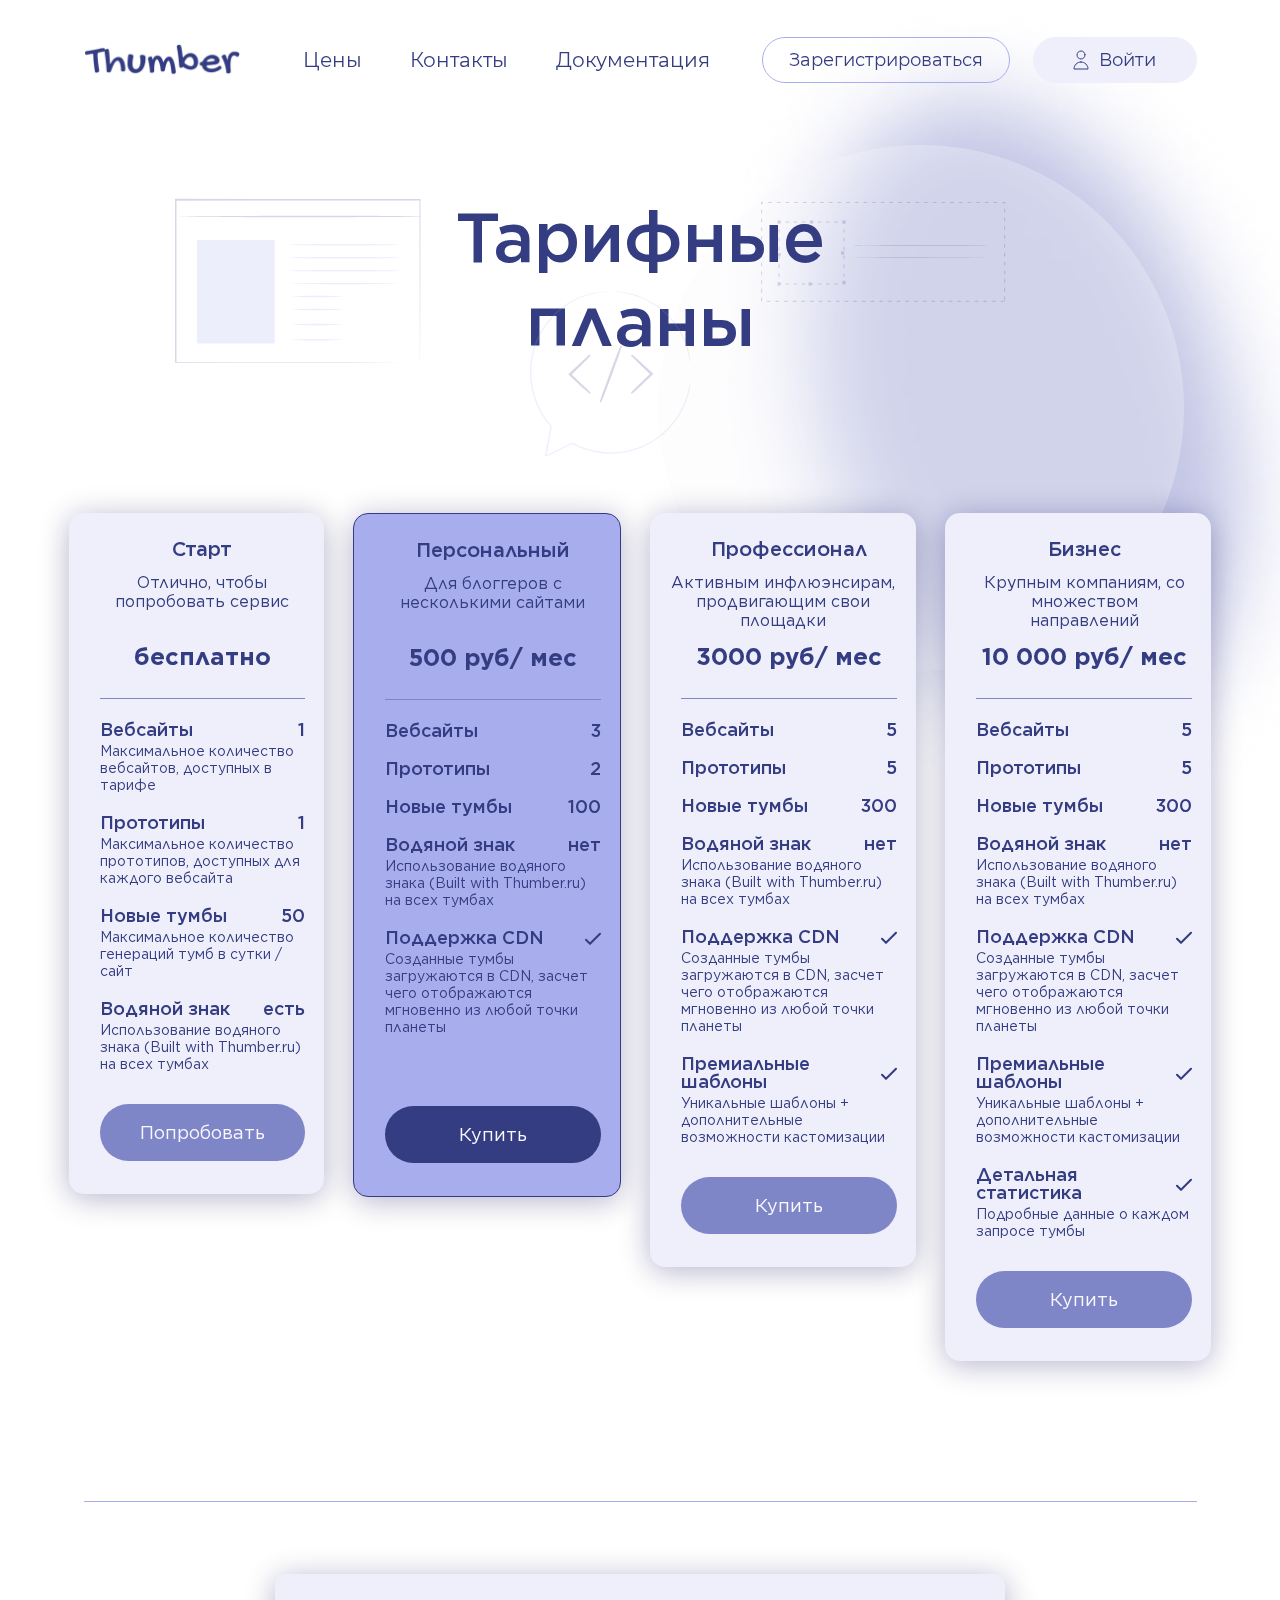
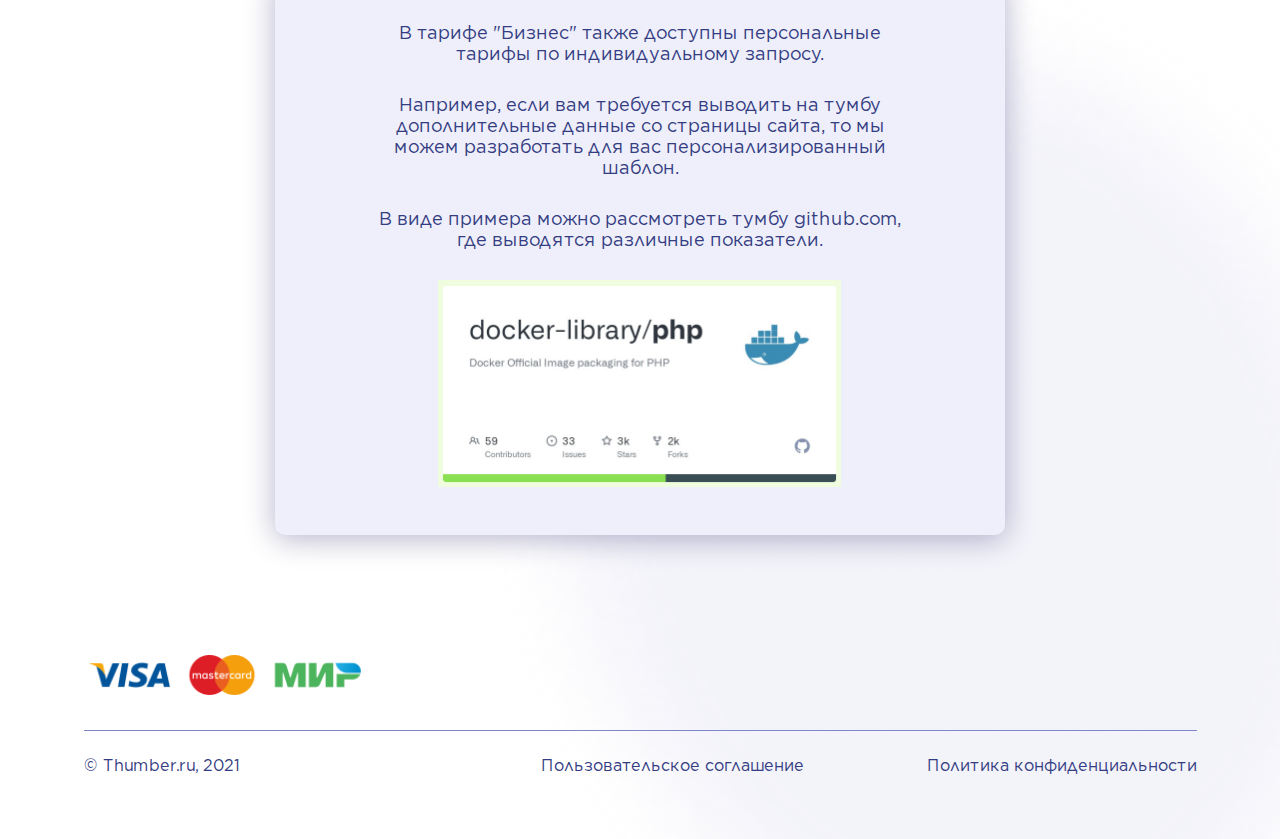
<file: tariffs.html>
<!DOCTYPE html>
<html lang="ru">
	 <head>
	<title>Тарифы</title>
	<meta charset="UTF-8">
	<meta name="format-detection" content="telephone=no">
	<link rel="stylesheet" href="css/style.min.css">
	<link rel="shortcut icon" href="favicon.ico">
	<!-- <meta name="robots" content="noindex, nofollow"> -->
	<!-- <meta name="viewport" content="width=device-width, initial-scale=1.0, maximum-scale=1.0, user-scalable=0"> -->
	<meta name="viewport" content="width=device-width, initial-scale=1.0">
</head>
	<body>
		<div class="wrapper wrapper-tariffs">
            <img src="img/tariffs/shadow.png" alt="shadow" class="wrapper-tariffs__shadow">
			<header class="header">
	<div class="header__progressbar header-progressbar"><span></span></div>
	<div class="header__container _container">
		<div class="header__body">
			<a href="/" class="header__logo">
				<img src="img/common/logo.png" alt="logo">
			</a>
			<div class='menu header__menu'>
				<nav class='menu__body'>
					<ul class='menu__list'>
						<li class='menu__item'>
							<a href='' class='menu__link'>Цены</a>
						</li>
						<li class='menu__item'>
							<a href='' class='menu__link'>Контакты</a>
						</li>
						<li class='menu__item'>
							<a href='' class='menu__link'>Документация</a>
						</li>
					</ul>
					<div class="menu__buttons">
						<a href="" class="menu__registration">Зарегистрироваться</a>
						<a href="" class="menu__signin"> <img src="img/icons/user.svg" alt="user">  Войти</a>
					</div>
				</nav>
			</div>
			<button type='button' class='icon-menu'>
				<span></span>
				<span></span>
				<span></span>
			</button>
		</div>
	</div>
</header>
			<main class="page">
                
                <section class="tariffs">
                    <div class="tariffs__container _container">
                        <div class="tariffs__circle"></div>
                        <img src="img/common/ellipse.png" alt="ellipse" class="tariffs__ellipse tariffs__ellipse_dsk">
                        <img src="img/common/shadow-mob-right.png" alt="ellipse" class="tariffs__ellipse tariffs__ellipse_mob">
                        <img src="img/icons/website.svg" alt="illustration" class="tariffs__website">
                        <img src="img/icons/form.svg" alt="illustration" class="tariffs__illustration">
                        <div class="tariffs__body">
                            <div class="tariffs__center">
                                <h1 class="tariffs__title _title-big">Тарифные планы</h1>
                            </div>
                            <div class="tariffs__content tariffs-content">
                                <div class="tariffs-content__item">
                                    <div class="tariffs-content__title">Старт</div>
                                    <div class="tariffs-content__description">Отлично, чтобы попробовать сервис</div>
                                    <div class="tariffs-content__price">бесплатно</div>
                                    <div class="tariffs-content__includes">
                                        <div class="tariffs-content__block">
                                            <div class="tariffs-content__top">
                                                <div class="tariffs-content__tlt">
                                                    <span class="tooltip-tariffs__text">Максимальное количество вебсайтов, доступных в тарифе</span>

                                                    <div class="tariffs-content__caption">Вебсайты</div>
                                                    <div class="tariffs-content__tooltip tooltip-tariffs">
                                                        <img src="img/icons/question.svg" alt="question" class="tooltip-tariffs__img">
                                                    </div>
                                                </div>
                                                <div class="tariffs-content__value">1</div>
                                            </div>
                                            <div class="tariffs-content__text">Максимальное количество вебсайтов, доступных в тарифе</div>
                                        </div>
                                        <div class="tariffs-content__block">
                                            <div class="tariffs-content__top">
                                                <div class="tariffs-content__tlt">
                                                    <span class="tooltip-tariffs__text">Максимальное количество прототипов, доступных для каждого вебсайта</span>

                                                    <div class="tariffs-content__caption">Прототипы</div>
                                                    <div class="tariffs-content__tooltip tooltip-tariffs">
                                                        <img src="img/icons/question.svg" alt="question" class="tooltip-tariffs__img">
                                                    </div>
                                                </div>
                                                <div class="tariffs-content__value">1</div>
                                            </div>
                                            <div class="tariffs-content__text">Максимальное количество прототипов, доступных для каждого вебсайта</div>
                                        </div>
                                        <div class="tariffs-content__block">
                                            <div class="tariffs-content__top">
                                                <div class="tariffs-content__tlt">
                                                    <span class="tooltip-tariffs__text">Максимальное количество генераций тумб в сутки / сайт</span>

                                                    <div class="tariffs-content__caption">Новые тумбы</div>
                                                    <div class="tariffs-content__tooltip tooltip-tariffs">
                                                        <img src="img/icons/question.svg" alt="question" class="tooltip-tariffs__img">
                                                    </div>
                                                </div>
                                                <div class="tariffs-content__value">50</div>
                                            </div>
                                            <div class="tariffs-content__text">Максимальное количество генераций тумб в сутки / сайт</div>
                                        </div>
                                        <div class="tariffs-content__block">
                                            <div class="tariffs-content__top">
                                                <div class="tariffs-content__tlt">
                                                    <span class="tooltip-tariffs__text">Использование водяного знака (Built with Thumber.ru) на всех тумбах</span>

                                                    <div class="tariffs-content__caption">Водяной знак</div>
                                                    <div class="tariffs-content__tooltip tooltip-tariffs">
                                                        <img src="img/icons/question.svg" alt="question" class="tooltip-tariffs__img">
                                                    </div>
                                                </div>
                                                <div class="tariffs-content__value">есть</div>
                                            </div>
                                            <div class="tariffs-content__text">Использование водяного знака (Built with Thumber.ru) на всех тумбах</div>
                                        </div>
                                    </div>
                                    <a href="" class="tariffs-content__button">Попробовать</a>
                                </div>
                                <div class="tariffs-content__item tariffs-content__item_dark">
                                    <div class="tariffs-content__title">Персональный</div>
                                    <div class="tariffs-content__description">Для блоггеров с несколькими сайтами</div>
                                    <div class="tariffs-content__price">500 руб/ мес</div>
                                    <div class="tariffs-content__includes">
                                        <div class="tariffs-content__block">
                                            <div class="tariffs-content__top">
                                                <div class="tariffs-content__tlt">
                                                    <span class="tooltip-tariffs__text">Максимальное количество вебсайтов, доступных в тарифе</span>

                                                    <div class="tariffs-content__caption">Вебсайты</div>
                                                    <div class="tariffs-content__tooltip tooltip-tariffs">
                                                        <img src="img/icons/question.svg" alt="question" class="tooltip-tariffs__img">
                                                    </div>
                                                </div>
                                                <div class="tariffs-content__value">3</div>
                                            </div>
                                        </div>
                                        <div class="tariffs-content__block">
                                            <div class="tariffs-content__top">
                                                <div class="tariffs-content__tlt">
                                                    <span class="tooltip-tariffs__text">Максимальное количество прототипов, доступных для каждого вебсайта</span>
                                                    <div class="tariffs-content__caption">Прототипы</div>
                                                    <div class="tariffs-content__tooltip tooltip-tariffs">
                                                        <img src="img/icons/question.svg" alt="question" class="tooltip-tariffs__img">
                                                    </div>
                                                </div>
                                                <div class="tariffs-content__value">2</div>
                                            </div>
                                        </div>
                                        <div class="tariffs-content__block">
                                            <div class="tariffs-content__top">
                                                <div class="tariffs-content__tlt">
                                                    <span class="tooltip-tariffs__text">Максимальное количество генераций тумб в сутки / сайт</span>

                                                    <div class="tariffs-content__caption">Новые тумбы</div>
                                                    <div class="tariffs-content__tooltip tooltip-tariffs">
                                                        <img src="img/icons/question.svg" alt="question" class="tooltip-tariffs__img">
                                                    </div>
                                                </div>
                                                <div class="tariffs-content__value">100</div>
                                            </div>
                                        </div>
                                        <div class="tariffs-content__block">
                                            <div class="tariffs-content__top">
                                                <div class="tariffs-content__tlt">
                                                    <span class="tooltip-tariffs__text">Использование водяного знака (Built with Thumber.ru) на всех тумбах</span>
                                                    <div class="tariffs-content__caption">Водяной знак</div>
                                                    <div class="tariffs-content__tooltip tooltip-tariffs">
                                                        <img src="img/icons/question.svg" alt="question" class="tooltip-tariffs__img">
                                                    </div>
                                                </div>
                                                <div class="tariffs-content__value">нет</div>
                                            </div>
                                            <div class="tariffs-content__text">Использование водяного знака (Built with Thumber.ru) на всех тумбах</div>
                                        </div>
                                        <div class="tariffs-content__block">
                                            <div class="tariffs-content__top">
                                                <div class="tariffs-content__tlt">
                                                    <span class="tooltip-tariffs__text tooltip-tariffs__text_long">Созданные тумбы загружаются в CDN, засчет чего отображаются мгновенно из любой точки планеты</span>

                                                    <div class="tariffs-content__caption">Поддержка CDN</div>
                                                    <div class="tariffs-content__tooltip tooltip-tariffs">
                                                        <img src="img/icons/question.svg" alt="question" class="tooltip-tariffs__img">
                                                    </div>
                                                </div>
                                                <img src="img/icons/check-violet.svg" alt="check" class="tariffs-content__check">
                                            </div>
                                            <div class="tariffs-content__text">Созданные тумбы загружаются в CDN, засчет чего отображаются мгновенно из любой точки планеты</div>

                                        </div>
                                    </div>
                                    <a href="" class="tariffs-content__button tariffs-content__button_dark">Купить</a>
                                </div>
                                <div class="tariffs-content__item">
                                    <div class="tariffs-content__title">Профессионал</div>
                                    <div class="tariffs-content__description tariffs-content__description_long">Активным инфлюэнсирам, продвигающим свои площадки</div>
                                    <div class="tariffs-content__price">3000 руб/ мес</div>
                                    <div class="tariffs-content__includes">
                                        <div class="tariffs-content__block">
                                            <div class="tariffs-content__top">
                                                <div class="tariffs-content__tlt">
                                                    <span class="tooltip-tariffs__text">Максимальное количество вебсайтов, доступных в тарифе</span>

                                                    <div class="tariffs-content__caption">Вебсайты</div>
                                                    <div class="tariffs-content__tooltip tooltip-tariffs">
                                                        <img src="img/icons/question.svg" alt="question" class="tooltip-tariffs__img">
                                                    </div>
                                                </div>
                                                <div class="tariffs-content__value">5</div>
                                            </div>
                                        </div>
                                        <div class="tariffs-content__block">
                                            <div class="tariffs-content__top">
                                                <div class="tariffs-content__tlt">
                                                    <span class="tooltip-tariffs__text">Максимальное количество прототипов, доступных для каждого вебсайта</span>

                                                    <div class="tariffs-content__caption">Прототипы</div>
                                                    <div class="tariffs-content__tooltip tooltip-tariffs">
                                                        <img src="img/icons/question.svg" alt="question" class="tooltip-tariffs__img">
                                                    </div>
                                                </div>
                                                <div class="tariffs-content__value">5</div>
                                            </div>
                                        </div>
                                        <div class="tariffs-content__block">
                                            <div class="tariffs-content__top">
                                                <div class="tariffs-content__tlt">
                                                    <span class="tooltip-tariffs__text">Максимальное количество генераций тумб в сутки / сайт</span>
                                                    <div class="tariffs-content__caption">Новые тумбы</div>
                                                    <div class="tariffs-content__tooltip tooltip-tariffs">
                                                        <img src="img/icons/question.svg" alt="question" class="tooltip-tariffs__img">
                                                    </div>
                                                </div>
                                                <div class="tariffs-content__value">300</div>
                                            </div>
                                        </div>
                                        <div class="tariffs-content__block">
                                            <div class="tariffs-content__top">
                                                <div class="tariffs-content__tlt">
                                                    <span class="tooltip-tariffs__text">Использование водяного знака (Built with Thumber.ru) на всех тумбах</span>

                                                    <div class="tariffs-content__caption">Водяной знак</div>
                                                    <div class="tariffs-content__tooltip tooltip-tariffs">
                                                        <img src="img/icons/question.svg" alt="question" class="tooltip-tariffs__img">
                                                    </div>
                                                </div>
                                                <div class="tariffs-content__value">нет</div>
                                            </div>
                                            <div class="tariffs-content__text">Использование водяного знака (Built with Thumber.ru) на всех тумбах</div>

                                        </div>
                                        <div class="tariffs-content__block">
                                            <div class="tariffs-content__top">
                                                <div class="tariffs-content__tlt">
                                                    <span class="tooltip-tariffs__text tooltip-tariffs__text_long">Созданные тумбы загружаются в CDN, засчет чего отображаются мгновенно из любой точки планеты</span>

                                                    <div class="tariffs-content__caption">Поддержка CDN</div>
                                                    <div class="tariffs-content__tooltip tooltip-tariffs">
                                                        <img src="img/icons/question.svg" alt="question" class="tooltip-tariffs__img">
                                                    </div>
                                                </div>
                                                <img src="img/icons/check-violet.svg" alt="check" class="tariffs-content__check">
                                            </div>
                                            <div class="tariffs-content__text">Созданные тумбы загружаются в CDN, засчет чего отображаются мгновенно из любой точки планеты</div>

                                        </div>
                                        <div class="tariffs-content__block">
                                            <div class="tariffs-content__top">
                                                <div class="tariffs-content__tlt tariffs-content__tlt_long">
                                                    <span class="tooltip-tariffs__text">Уникальные шаблоны + дополнительные возможности кастомизации</span>
                                                    <div class="tariffs-content__caption tariffs-content__caption_long2">Премиальные шаблоны</div>
                                                    <div class="tariffs-content__tooltip tooltip-tariffs">
                                                        <img src="img/icons/question.svg" alt="question" class="tooltip-tariffs__img">
                                                    </div>
                                                </div>
                                                <img src="img/icons/check-violet.svg" alt="check" class="tariffs-content__check">
                                            </div>
                                            <div class="tariffs-content__text">Уникальные шаблоны + дополнительные возможности кастомизации</div>

                                        </div>
                                    </div>
                                    <a href="" class="tariffs-content__button">Купить</a>
                                </div>
                                <div class="tariffs-content__item">
                                    <div class="tariffs-content__title">Бизнес</div>
                                    <div class="tariffs-content__description">Крупным компаниям, со множеством направлений</div>
                                    <div class="tariffs-content__price tariffs-content__price_long">10 000 руб/ мес</div>
                                    <div class="tariffs-content__includes">
                                        <div class="tariffs-content__block">
                                            <div class="tariffs-content__top">
                                                <div class="tariffs-content__tlt">
                                                    <span class="tooltip-tariffs__text">Максимальное количество вебсайтов, доступных в тарифе</span>

                                                    <div class="tariffs-content__caption">Вебсайты</div>
                                                    <div class="tariffs-content__tooltip tooltip-tariffs">
                                                        <img src="img/icons/question.svg" alt="question" class="tooltip-tariffs__img">
                                                    </div>
                                                </div>
                                                <div class="tariffs-content__value">5</div>
                                            </div>
                                        </div>
                                        <div class="tariffs-content__block">
                                            <div class="tariffs-content__top">
                                                <div class="tariffs-content__tlt">
                                                    <span class="tooltip-tariffs__text">Максимальное количество прототипов, доступных для каждого вебсайта</span>

                                                    <div class="tariffs-content__caption">Прототипы</div>
                                                    <div class="tariffs-content__tooltip tooltip-tariffs">
                                                        <img src="img/icons/question.svg" alt="question" class="tooltip-tariffs__img">
                                                    </div>
                                                </div>
                                                <div class="tariffs-content__value">5</div>
                                            </div>
                                        </div>
                                        <div class="tariffs-content__block">
                                            <div class="tariffs-content__top">
                                                <div class="tariffs-content__tlt">
                                                    <span class="tooltip-tariffs__text">Максимальное количество генераций тумб в сутки / сайт</span>

                                                    <div class="tariffs-content__caption">Новые тумбы</div>
                                                    <div class="tariffs-content__tooltip tooltip-tariffs">
                                                        <img src="img/icons/question.svg" alt="question" class="tooltip-tariffs__img">
                                                    </div>
                                                </div>
                                                <div class="tariffs-content__value">300</div>
                                            </div>
                                        </div>
                                        <div class="tariffs-content__block">
                                            <div class="tariffs-content__top">
                                                <div class="tariffs-content__tlt">
                                                    <span class="tooltip-tariffs__text">Использование водяного знака (Built with Thumber.ru) на всех тумбах</span>

                                                    <div class="tariffs-content__caption">Водяной знак</div>
                                                    <div class="tariffs-content__tooltip tooltip-tariffs">
                                                        <img src="img/icons/question.svg" alt="question" class="tooltip-tariffs__img">
                                                    </div>
                                                </div>
                                                <div class="tariffs-content__value">нет</div>
                                            </div>
                                            <div class="tariffs-content__text">Использование водяного знака (Built with Thumber.ru) на всех тумбах</div>

                                        </div>
                                        <div class="tariffs-content__block">
                                            <div class="tariffs-content__top">
                                                <div class="tariffs-content__tlt">
                                                    <span class="tooltip-tariffs__text tooltip-tariffs__text_long">Созданные тумбы загружаются в CDN, засчет чего отображаются мгновенно из любой точки планеты</span>

                                                    <div class="tariffs-content__caption">Поддержка CDN</div>
                                                    <div class="tariffs-content__tooltip tooltip-tariffs">
                                                        <img src="img/icons/question.svg" alt="question" class="tooltip-tariffs__img">
                                                    </div>
                                                </div>
                                                <img src="img/icons/check-violet.svg" alt="check" class="tariffs-content__check">
                                            </div>
                                            <div class="tariffs-content__text">Созданные тумбы загружаются в CDN, засчет чего отображаются мгновенно из любой точки планеты</div>

                                        </div>
                                        <div class="tariffs-content__block">
                                            <div class="tariffs-content__top">
                                                <div class="tariffs-content__tlt tariffs-content__tlt_long">
                                                    <span class="tooltip-tariffs__text">Уникальные шаблоны + дополнительные возможности кастомизации</span>

                                                    <div class="tariffs-content__caption tariffs-content__caption_long2">Премиальные шаблоны</div>
                                                    <div class="tariffs-content__tooltip tooltip-tariffs">
                                                        <img src="img/icons/question.svg" alt="question" class="tooltip-tariffs__img">
                                                    </div>
                                                </div>
                                                <img src="img/icons/check-violet.svg" alt="check" class="tariffs-content__check">
                                            </div>
                                            <div class="tariffs-content__text">Уникальные шаблоны + дополнительные возможности кастомизации</div>

                                        </div>
                                        <div class="tariffs-content__block">
                                            <div class="tariffs-content__top">
                                                <div class="tariffs-content__tlt tariffs-content__tlt tariffs-content__tlt_long">
                                                    <span class="tooltip-tariffs__text">Подробные данные о каждом запросе тумбы</span>
                                                    <div class="tariffs-content__caption tariffs-content__caption_long1">Детальная статистика</div>
                                                    <div class="tariffs-content__tooltip tooltip-tariffs">
                                                        <img src="img/icons/question.svg" alt="question" class="tooltip-tariffs__img">
                                                    </div>
                                                </div>
                                                <img src="img/icons/check-violet.svg" alt="check" class="tariffs-content__check">
                                            </div>
                                            <div class="tariffs-content__text">Подробные данные о каждом запросе тумбы</div>

                                        </div>
                                    </div>
                                    <a href="" class="tariffs-content__button">Купить</a>
                                </div>
                            </div>
                        </div>
                    </div>
                </section>

                <section class="tarrif-bussiness">
                    
                    <div class="tarrif-bussiness__container _container">
                        <div class="tarrif-bussiness__body">
                            <div class="tarrif-bussiness__block">
                                <div class="tarrif-bussiness__text">В тарифе "Бизнес" также доступны персональные тарифы по индивидуальному запросу. </div>
                                <div class="tarrif-bussiness__text">Например, если вам требуется выводить на тумбу дополнительные данные со страницы сайта, то мы можем разработать для вас персонализированный шаблон.</div>
                                <div class="tarrif-bussiness__text">В виде примера можно рассмотреть тумбу github.com, где выводятся различные показатели.</div>
                                <img src="img/tariffs/github.png" alt="github" class="tarrif-bussiness__image">
                            </div>
                        </div>
                    </div>
                </section>
 
                <div class="pay">
                    <div class="pay__container _container">
                        <div class="pay__body">
                            <img src="img/tariffs/pay.png" alt="pay" class="pay__image">
                        </div>
                    </div>
                </div>

			</main>
			<footer class="footer">
	<div class="footer__container _container">
		<div class="footer__body">
			<div class="footer__copyright">© Thumber.ru, 2021</div>
			<ul class="footer__items">
				<li class="footer__item">
					<a href="">Пользовательское соглашение</a>
				</li>
				<li class="footer__item">
					<a href="">Политика конфиденциальности</a>
				</li>
			</ul>
		</div>
	</div>
</footer>
		</div>
		<div class="popup popup_popup">
	<div class="popup__content">
		<div class="popup__body">
			<div class="popup__close"></div>
		</div>
	</div>
</div>
<div class="popup popup_massagename-message">
	<div class="popup__content">
		<div class="popup__body">
			<div class="popup__close"></div>
		</div>
	</div>
</div>
<div class="popup popup_video">
	<div class="popup__content">
		<div class="popup__body">
			<div class="popup__close popup__close_video"></div>
			<div class="popup__video _video"></div>
		</div>
	</div>
</div>

		<!-- Swiper -->
<script src="https://unpkg.com/swiper/swiper-bundle.min.js"></script>
<script src="https://ajax.googleapis.com/ajax/libs/jquery/3.5.1/jquery.min.js"></script>
<script src="js/vendors.min.js"></script>
<script src="js/app.min.js"></script>
	</body>
</html>
</file>
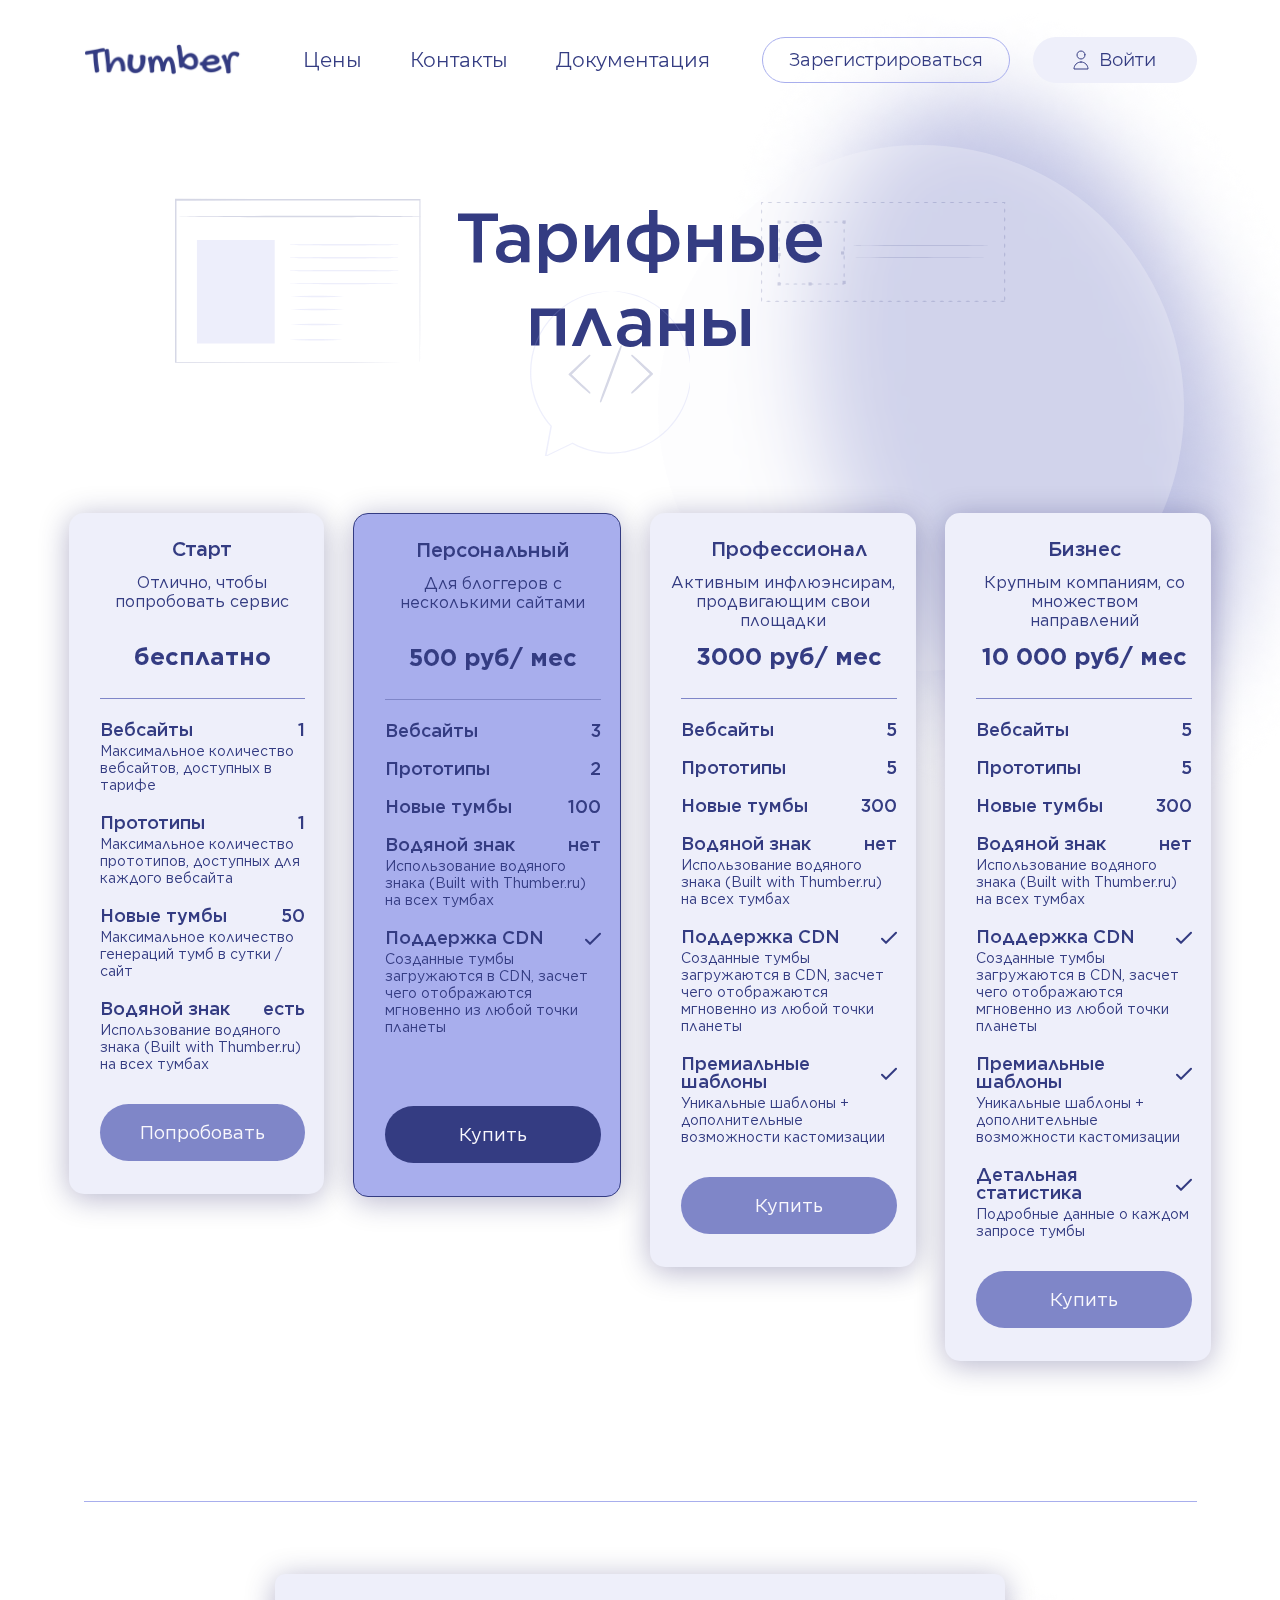
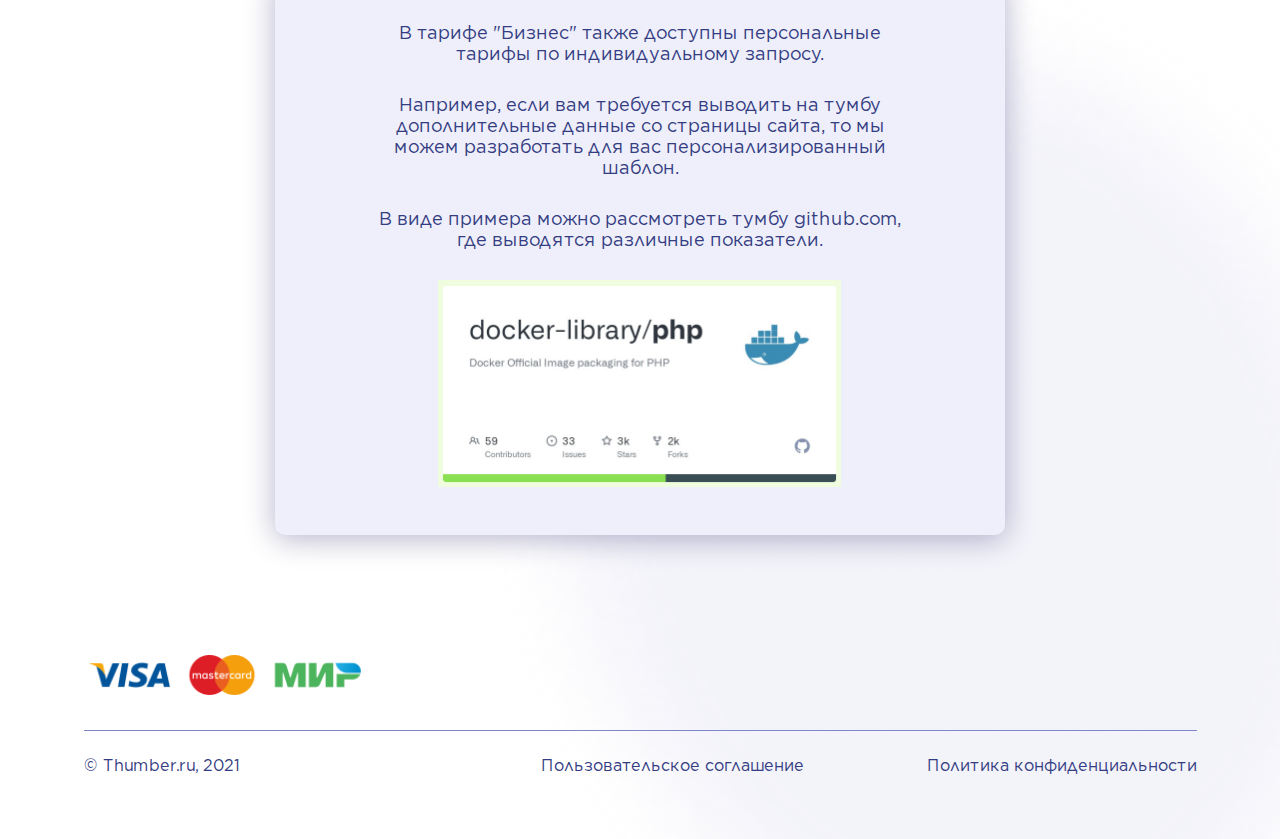
<file: tariffs2.html>
<!DOCTYPE html>
<html lang="ru">
	 <head>
	<title>Тарифы 2</title>
	<meta charset="UTF-8">
	<meta name="format-detection" content="telephone=no">
	<link rel="stylesheet" href="css/style.min.css">
	<link rel="shortcut icon" href="favicon.ico">
	<!-- <meta name="robots" content="noindex, nofollow"> -->
	<!-- <meta name="viewport" content="width=device-width, initial-scale=1.0, maximum-scale=1.0, user-scalable=0"> -->
	<meta name="viewport" content="width=device-width, initial-scale=1.0">
</head>
	<body>
		<div class="wrapper wrapper-tariffs">
            <img src="img/tariffs/shadow.png" alt="shadow" class="wrapper-tariffs__shadow">
			<header class="header">
	<div class="header__progressbar header-progressbar"><span></span></div>
	<div class="header__container _container">
		<div class="header__body">
			<a href="/" class="header__logo">
				<img src="img/common/logo.png" alt="logo">
			</a>
			<div class='menu header__menu'>
				<nav class='menu__body'>
					<ul class='menu__list'>
						<li class='menu__item'>
							<a href='' class='menu__link'>Цены</a>
						</li>
						<li class='menu__item'>
							<a href='' class='menu__link'>Контакты</a>
						</li>
						<li class='menu__item'>
							<a href='' class='menu__link'>Документация</a>
						</li>
					</ul>
					<div class="menu__buttons">
						<a href="" class="menu__registration">Зарегистрироваться</a>
						<a href="" class="menu__signin"> <img src="img/icons/user.svg" alt="user">  Войти</a>
					</div>
				</nav>
			</div>
			<button type='button' class='icon-menu'>
				<span></span>
				<span></span>
				<span></span>
			</button>
		</div>
	</div>
</header>
			<main class="page">
                
                <section class="tariffs-2">
                    <div class="tariffs__container _container">
                        <div class="tariffs__circle"></div>
                        <img src="img/common/ellipse.png" alt="ellipse" class="tariffs__ellipse tariffs__ellipse_dsk">
                        <img src="img/common/shadow-mob-right.png" alt="ellipse" class="tariffs__ellipse tariffs__ellipse_mob">
                        <img src="img/icons/website.svg" alt="illustration" class="tariffs__website">
                        <img src="img/icons/form.svg" alt="illustration" class="tariffs__illustration">
                        <div class="tariffs__body">
                            <div class="tariffs__center">
                                <h1 class="tariffs__title _title-big">Тарифные планы</h1>
                            </div>
                            <div class="tariffs__content tariffs-content-2">
                                <div class="tariffs-content__item">
                                    <div class="tariffs-content__title">Старт</div>
                                    <div class="tariffs-content__description">Отлично, чтобы попробовать сервис</div>
                                    <div class="tariffs-content__price">бесплатно</div>
                                    <div class="tariffs-content__includes">
                                        <div class="tariffs-content__block">
                                            <div class="tariffs-content__top">
                                                <div class="tariffs-content__tlt">
                                                    <span class="tooltip-tariffs__text">Максимальное количество вебсайтов, доступных в тарифе</span>

                                                    <div class="tariffs-content__caption">Вебсайты</div>
                                                    <div class="tariffs-content__tooltip tooltip-tariffs">
                                                        <img src="img/icons/question.svg" alt="question" class="tooltip-tariffs__img">
                                                    </div>
                                                </div>
                                                <div class="tariffs-content__value">1</div>
                                            </div>
                                            <div class="tariffs-content__text">Максимальное количество вебсайтов, доступных в тарифе</div>
                                        </div>
                                        <div class="tariffs-content__block">
                                            <div class="tariffs-content__top">
                                                <div class="tariffs-content__tlt">
                                                    <span class="tooltip-tariffs__text">Максимальное количество прототипов, доступных для каждого вебсайта</span>

                                                    <div class="tariffs-content__caption">Прототипы</div>
                                                    <div class="tariffs-content__tooltip tooltip-tariffs">
                                                        <img src="img/icons/question.svg" alt="question" class="tooltip-tariffs__img">
                                                    </div>
                                                </div>
                                                <div class="tariffs-content__value">1</div>
                                            </div>
                                            <div class="tariffs-content__text">Максимальное количество прототипов, доступных для каждого вебсайта</div>
                                        </div>
                                        <div class="tariffs-content__block">
                                            <div class="tariffs-content__top">
                                                <div class="tariffs-content__tlt">
                                                    <span class="tooltip-tariffs__text">Максимальное количество генераций тумб в сутки / сайт</span>

                                                    <div class="tariffs-content__caption">Новые тумбы</div>
                                                    <div class="tariffs-content__tooltip tooltip-tariffs">
                                                        <img src="img/icons/question.svg" alt="question" class="tooltip-tariffs__img">
                                                    </div>
                                                </div>
                                                <div class="tariffs-content__value">50</div>
                                            </div>
                                            <div class="tariffs-content__text">Максимальное количество генераций тумб в сутки / сайт</div>
                                        </div>
                                        <div class="tariffs-content__block">
                                            <div class="tariffs-content__top">
                                                <div class="tariffs-content__tlt">
                                                    <span class="tooltip-tariffs__text">Использование водяного знака (Built with Thumber.ru) на всех тумбах</span>

                                                    <div class="tariffs-content__caption">Водяной знак</div>
                                                    <div class="tariffs-content__tooltip tooltip-tariffs">
                                                        <img src="img/icons/question.svg" alt="question" class="tooltip-tariffs__img">
                                                    </div>
                                                </div>
                                                <div class="tariffs-content__value">есть</div>
                                            </div>
                                            <div class="tariffs-content__text">Использование водяного знака (Built with Thumber.ru) на всех тумбах</div>
                                        </div>
                                    </div>
                                    <a href="" class="tariffs-content__button">Попробовать</a>
                                </div>
                                <div class="tariffs-content__item tariffs-content__item_dark">
                                    <div class="tariffs-content__title">Персональный</div>
                                    <div class="tariffs-content__description">Для блоггеров с несколькими сайтами</div>
                                    <div class="tariffs-content__price">500 руб/ мес</div>
                                    <div class="tariffs-content__includes">
                                        <div class="tariffs-content__block">
                                            <div class="tariffs-content__top">
                                                <div class="tariffs-content__tlt">
                                                    <span class="tooltip-tariffs__text">Максимальное количество вебсайтов, доступных в тарифе</span>

                                                    <div class="tariffs-content__caption">Вебсайты</div>
                                                    <div class="tariffs-content__tooltip tooltip-tariffs">
                                                        <img src="img/icons/question.svg" alt="question" class="tooltip-tariffs__img">
                                                    </div>
                                                </div>
                                                <div class="tariffs-content__value">3</div>
                                            </div>
                                        </div>
                                        <div class="tariffs-content__block">
                                            <div class="tariffs-content__top">
                                                <div class="tariffs-content__tlt">
                                                    <span class="tooltip-tariffs__text">Максимальное количество прототипов, доступных для каждого вебсайта</span>
                                                    <div class="tariffs-content__caption">Прототипы</div>
                                                    <div class="tariffs-content__tooltip tooltip-tariffs">
                                                        <img src="img/icons/question.svg" alt="question" class="tooltip-tariffs__img">
                                                    </div>
                                                </div>
                                                <div class="tariffs-content__value">2</div>
                                            </div>
                                        </div>
                                        <div class="tariffs-content__block">
                                            <div class="tariffs-content__top">
                                                <div class="tariffs-content__tlt">
                                                    <span class="tooltip-tariffs__text">Максимальное количество генераций тумб в сутки / сайт</span>

                                                    <div class="tariffs-content__caption">Новые тумбы</div>
                                                    <div class="tariffs-content__tooltip tooltip-tariffs">
                                                        <img src="img/icons/question.svg" alt="question" class="tooltip-tariffs__img">
                                                    </div>
                                                </div>
                                                <div class="tariffs-content__value">100</div>
                                            </div>
                                        </div>
                                        <div class="tariffs-content__block">
                                            <div class="tariffs-content__top">
                                                <div class="tariffs-content__tlt">
                                                    <span class="tooltip-tariffs__text">Использование водяного знака (Built with Thumber.ru) на всех тумбах</span>
                                                    <div class="tariffs-content__caption">Водяной знак</div>
                                                    <div class="tariffs-content__tooltip tooltip-tariffs">
                                                        <img src="img/icons/question.svg" alt="question" class="tooltip-tariffs__img">
                                                    </div>
                                                </div>
                                                <div class="tariffs-content__value">нет</div>
                                            </div>
                                            <div class="tariffs-content__text">Использование водяного знака (Built with Thumber.ru) на всех тумбах</div>
                                        </div>
                                        <div class="tariffs-content__block">
                                            <div class="tariffs-content__top">
                                                <div class="tariffs-content__tlt">
                                                    <span class="tooltip-tariffs__text tooltip-tariffs__text_long">Созданные тумбы загружаются в CDN, засчет чего отображаются мгновенно из любой точки планеты</span>

                                                    <div class="tariffs-content__caption">Поддержка CDN</div>
                                                    <div class="tariffs-content__tooltip tooltip-tariffs">
                                                        <img src="img/icons/question.svg" alt="question" class="tooltip-tariffs__img">
                                                    </div>
                                                </div>
                                                <img src="img/icons/check-violet.svg" alt="check" class="tariffs-content__check">
                                            </div>
                                            <div class="tariffs-content__text">Созданные тумбы загружаются в CDN, засчет чего отображаются мгновенно из любой точки планеты</div>

                                        </div>
                                    </div>
                                    <a href="" class="tariffs-content__button tariffs-content__button_dark">Купить</a>
                                </div>
                                <div class="tariffs-content__item">
                                    <div class="tariffs-content__title">Профессионал</div>
                                    <div class="tariffs-content__description tariffs-content__description_long">Активным инфлюэнсирам, продвигающим свои площадки</div>
                                    <div class="tariffs-content__price">3000 руб/ мес</div>
                                    <div class="tariffs-content__includes">
                                        <div class="tariffs-content__block">
                                            <div class="tariffs-content__top">
                                                <div class="tariffs-content__tlt">
                                                    <span class="tooltip-tariffs__text">Максимальное количество вебсайтов, доступных в тарифе</span>

                                                    <div class="tariffs-content__caption">Вебсайты</div>
                                                    <div class="tariffs-content__tooltip tooltip-tariffs">
                                                        <img src="img/icons/question.svg" alt="question" class="tooltip-tariffs__img">
                                                    </div>
                                                </div>
                                                <div class="tariffs-content__value">5</div>
                                            </div>
                                        </div>
                                        <div class="tariffs-content__block">
                                            <div class="tariffs-content__top">
                                                <div class="tariffs-content__tlt">
                                                    <span class="tooltip-tariffs__text">Максимальное количество прототипов, доступных для каждого вебсайта</span>

                                                    <div class="tariffs-content__caption">Прототипы</div>
                                                    <div class="tariffs-content__tooltip tooltip-tariffs">
                                                        <img src="img/icons/question.svg" alt="question" class="tooltip-tariffs__img">
                                                    </div>
                                                </div>
                                                <div class="tariffs-content__value">5</div>
                                            </div>
                                        </div>
                                        <div class="tariffs-content__block">
                                            <div class="tariffs-content__top">
                                                <div class="tariffs-content__tlt">
                                                    <span class="tooltip-tariffs__text">Максимальное количество генераций тумб в сутки / сайт</span>
                                                    <div class="tariffs-content__caption">Новые тумбы</div>
                                                    <div class="tariffs-content__tooltip tooltip-tariffs">
                                                        <img src="img/icons/question.svg" alt="question" class="tooltip-tariffs__img">
                                                    </div>
                                                </div>
                                                <div class="tariffs-content__value">300</div>
                                            </div>
                                        </div>
                                        <div class="tariffs-content__block">
                                            <div class="tariffs-content__top">
                                                <div class="tariffs-content__tlt">
                                                    <span class="tooltip-tariffs__text">Использование водяного знака (Built with Thumber.ru) на всех тумбах</span>

                                                    <div class="tariffs-content__caption">Водяной знак</div>
                                                    <div class="tariffs-content__tooltip tooltip-tariffs">
                                                        <img src="img/icons/question.svg" alt="question" class="tooltip-tariffs__img">
                                                    </div>
                                                </div>
                                                <div class="tariffs-content__value">нет</div>
                                            </div>
                                            <div class="tariffs-content__text">Использование водяного знака (Built with Thumber.ru) на всех тумбах</div>

                                        </div>
                                        <div class="tariffs-content__block">
                                            <div class="tariffs-content__top">
                                                <div class="tariffs-content__tlt">
                                                    <span class="tooltip-tariffs__text tooltip-tariffs__text_long">Созданные тумбы загружаются в CDN, засчет чего отображаются мгновенно из любой точки планеты</span>

                                                    <div class="tariffs-content__caption">Поддержка CDN</div>
                                                    <div class="tariffs-content__tooltip tooltip-tariffs">
                                                        <img src="img/icons/question.svg" alt="question" class="tooltip-tariffs__img">
                                                    </div>
                                                </div>
                                                <img src="img/icons/check-violet.svg" alt="check" class="tariffs-content__check">
                                            </div>
                                            <div class="tariffs-content__text">Созданные тумбы загружаются в CDN, засчет чего отображаются мгновенно из любой точки планеты</div>

                                        </div>
                                        <div class="tariffs-content__block">
                                            <div class="tariffs-content__top">
                                                <div class="tariffs-content__tlt tariffs-content__tlt_long">
                                                    <span class="tooltip-tariffs__text">Уникальные шаблоны + дополнительные возможности кастомизации</span>
                                                    <div class="tariffs-content__caption tariffs-content__caption_long2">Премиальные шаблоны</div>
                                                    <div class="tariffs-content__tooltip tooltip-tariffs">
                                                        <img src="img/icons/question.svg" alt="question" class="tooltip-tariffs__img">
                                                    </div>
                                                </div>
                                                <img src="img/icons/check-violet.svg" alt="check" class="tariffs-content__check">
                                            </div>
                                            <div class="tariffs-content__text">Уникальные шаблоны + дополнительные возможности кастомизации</div>

                                        </div>
                                    </div>
                                    <a href="" class="tariffs-content__button">Купить</a>
                                </div>
                                <div class="tariffs-content__item">
                                    <div class="tariffs-content__title">Бизнес</div>
                                    <div class="tariffs-content__description">Крупным компаниям, со множеством направлений</div>
                                    <div class="tariffs-content__price tariffs-content__price_long">10 000 руб/ мес</div>
                                    <div class="tariffs-content__includes">
                                        <div class="tariffs-content__block">
                                            <div class="tariffs-content__top">
                                                <div class="tariffs-content__tlt">
                                                    <span class="tooltip-tariffs__text">Максимальное количество вебсайтов, доступных в тарифе</span>

                                                    <div class="tariffs-content__caption">Вебсайты</div>
                                                    <div class="tariffs-content__tooltip tooltip-tariffs">
                                                        <img src="img/icons/question.svg" alt="question" class="tooltip-tariffs__img">
                                                    </div>
                                                </div>
                                                <div class="tariffs-content__value">5</div>
                                            </div>
                                        </div>
                                        <div class="tariffs-content__block">
                                            <div class="tariffs-content__top">
                                                <div class="tariffs-content__tlt">
                                                    <span class="tooltip-tariffs__text">Максимальное количество прототипов, доступных для каждого вебсайта</span>

                                                    <div class="tariffs-content__caption">Прототипы</div>
                                                    <div class="tariffs-content__tooltip tooltip-tariffs">
                                                        <img src="img/icons/question.svg" alt="question" class="tooltip-tariffs__img">
                                                    </div>
                                                </div>
                                                <div class="tariffs-content__value">5</div>
                                            </div>
                                        </div>
                                        <div class="tariffs-content__block">
                                            <div class="tariffs-content__top">
                                                <div class="tariffs-content__tlt">
                                                    <span class="tooltip-tariffs__text">Максимальное количество генераций тумб в сутки / сайт</span>

                                                    <div class="tariffs-content__caption">Новые тумбы</div>
                                                    <div class="tariffs-content__tooltip tooltip-tariffs">
                                                        <img src="img/icons/question.svg" alt="question" class="tooltip-tariffs__img">
                                                    </div>
                                                </div>
                                                <div class="tariffs-content__value">300</div>
                                            </div>
                                        </div>
                                        <div class="tariffs-content__block">
                                            <div class="tariffs-content__top">
                                                <div class="tariffs-content__tlt">
                                                    <span class="tooltip-tariffs__text">Использование водяного знака (Built with Thumber.ru) на всех тумбах</span>

                                                    <div class="tariffs-content__caption">Водяной знак</div>
                                                    <div class="tariffs-content__tooltip tooltip-tariffs">
                                                        <img src="img/icons/question.svg" alt="question" class="tooltip-tariffs__img">
                                                    </div>
                                                </div>
                                                <div class="tariffs-content__value">нет</div>
                                            </div>
                                            <div class="tariffs-content__text">Использование водяного знака (Built with Thumber.ru) на всех тумбах</div>

                                        </div>
                                        <div class="tariffs-content__block">
                                            <div class="tariffs-content__top">
                                                <div class="tariffs-content__tlt">
                                                    <span class="tooltip-tariffs__text tooltip-tariffs__text_long">Созданные тумбы загружаются в CDN, засчет чего отображаются мгновенно из любой точки планеты</span>

                                                    <div class="tariffs-content__caption">Поддержка CDN</div>
                                                    <div class="tariffs-content__tooltip tooltip-tariffs">
                                                        <img src="img/icons/question.svg" alt="question" class="tooltip-tariffs__img">
                                                    </div>
                                                </div>
                                                <img src="img/icons/check-violet.svg" alt="check" class="tariffs-content__check">
                                            </div>
                                            <div class="tariffs-content__text">Созданные тумбы загружаются в CDN, засчет чего отображаются мгновенно из любой точки планеты</div>

                                        </div>
                                        <div class="tariffs-content__block">
                                            <div class="tariffs-content__top">
                                                <div class="tariffs-content__tlt tariffs-content__tlt_long">
                                                    <span class="tooltip-tariffs__text">Уникальные шаблоны + дополнительные возможности кастомизации</span>

                                                    <div class="tariffs-content__caption tariffs-content__caption_long2">Премиальные шаблоны</div>
                                                    <div class="tariffs-content__tooltip tooltip-tariffs">
                                                        <img src="img/icons/question.svg" alt="question" class="tooltip-tariffs__img">
                                                    </div>
                                                </div>
                                                <img src="img/icons/check-violet.svg" alt="check" class="tariffs-content__check">
                                            </div>
                                            <div class="tariffs-content__text">Уникальные шаблоны + дополнительные возможности кастомизации</div>

                                        </div>
                                        <div class="tariffs-content__block">
                                            <div class="tariffs-content__top">
                                                <div class="tariffs-content__tlt tariffs-content__tlt tariffs-content__tlt_long">
                                                    <span class="tooltip-tariffs__text">Подробные данные о каждом запросе тумбы</span>
                                                    <div class="tariffs-content__caption tariffs-content__caption_long1">Детальная статистика</div>
                                                    <div class="tariffs-content__tooltip tooltip-tariffs">
                                                        <img src="img/icons/question.svg" alt="question" class="tooltip-tariffs__img">
                                                    </div>
                                                </div>
                                                <img src="img/icons/check-violet.svg" alt="check" class="tariffs-content__check">
                                            </div>
                                            <div class="tariffs-content__text">Подробные данные о каждом запросе тумбы</div>

                                        </div>
                                    </div>
                                    <a href="" class="tariffs-content__button">Купить</a>
                                </div>
                            </div>
                             <div class="tariffs__slider tariffs-slider _swiper">
                                <div class=" tariffs-slider__slide">
                                    <div class="tariffs-content__title">Старт</div>
                                    <div class="tariffs-content__description">Отлично, чтобы попробовать сервис</div>
                                    <div class="tariffs-content__price">бесплатно</div>
                                    <div class="tariffs-content__includes">
                                        <div class="tariffs-content__block">
                                            <div class="tariffs-content__top">
                                                <div class="tariffs-content__tlt">
                                                    <div class="tariffs-content__caption">Вебсайты</div>
                                                </div>
                                                <div class="tariffs-content__value">1</div>
                                            </div>
                                            <div class="tariffs-slider__text">Максимальное количество вебсайтов, доступных в тарифе</div>
                                        </div>
                                        <div class="tariffs-content__block">
                                            <div class="tariffs-content__top">
                                                <div class="tariffs-content__tlt">

                                                    <div class="tariffs-content__caption">Прототипы</div>
                                             
                                                </div>
                                                <div class="tariffs-content__value">1</div>
                                            </div>
                                            <div class="tariffs-slider__text">Максимальное количество прототипов, доступных для каждого вебсайта</div>
                                        </div>
                                        <div class="tariffs-content__block">
                                            <div class="tariffs-content__top">
                                                <div class="tariffs-content__tlt">
                                                    <div class="tariffs-content__caption">Новые тумбы</div>
                                                </div>
                                                <div class="tariffs-content__value">50</div>
                                            </div>
                                            <div class="tariffs-slider__text">Максимальное количество генераций тумб в сутки / сайт</div>
                                        </div>
                                        <div class="tariffs-content__block">
                                            <div class="tariffs-content__top">
                                                <div class="tariffs-content__tlt">
                                                    <div class="tariffs-content__caption">Водяной знак</div>
                                                    
                                                </div>
                                                <div class="tariffs-slider__value">есть</div>
                                            </div>
                                            <div class="tariffs-slider__text">Использование водяного знака (Built with Thumber.ru) на всех тумбах</div>
                                        </div>
                                    </div>
                                    <a href="" class="tariffs-content__button">Попробовать</a>
                                </div>
                                 <div class="tariffs-slider__slide tariffs-slider__slide_dark">
                                    <div class="tariffs-content__title">Персональный</div>
                                    <div class="tariffs-content__description">Для блоггеров с несколькими сайтами</div>
                                    <div class="tariffs-content__price">500 руб/ мес</div>
                                    <div class="tariffs-content__includes">
                                        <div class="tariffs-content__block">
                                            <div class="tariffs-content__top">
                                                <div class="tariffs-content__tlt">

                                                    <div class="tariffs-content__caption">Вебсайты</div>
                                                
                                                </div>
                                                <div class="tariffs-content__value">3</div>
                                            </div>
                                        </div>
                                        <div class="tariffs-content__block">
                                            <div class="tariffs-content__top">
                                                <div class="tariffs-content__tlt">
                                                    <div class="tariffs-content__caption">Прототипы</div>
                                                   
                                                </div>
                                                <div class="tariffs-content__value">2</div>
                                            </div>
                                        </div>
                                        <div class="tariffs-content__block">
                                            <div class="tariffs-content__top">
                                                <div class="tariffs-content__tlt">

                                                    <div class="tariffs-content__caption">Новые тумбы</div>
                                                  
                                                </div>
                                                <div class="tariffs-content__value">100</div>
                                            </div>
                                        </div>
                                        <div class="tariffs-content__block">
                                            <div class="tariffs-content__top">
                                                <div class="tariffs-content__tlt">
                                                    <div class="tariffs-content__caption">Водяной знак</div>
                                                   
                                                </div>
                                                <div class="tariffs-content__value">нет</div>
                                            </div>
                                            <div class="tariffs-slider__text">Использование водяного знака (Built with Thumber.ru) на всех тумбах</div>
                                        </div>
                                        <div class="tariffs-content__block">
                                            <div class="tariffs-content__top">
                                                <div class="tariffs-content__tlt">

                                                    <div class="tariffs-content__caption">Поддержка CDN</div>
                                                    
                                                </div>
                                                <img src="img/icons/check-violet.svg" alt="check" class="tariffs-content__check">
                                            </div>
                                            <div class="tariffs-slider__text">Созданные тумбы загружаются в CDN, засчет чего отображаются мгновенно из любой точки планеты</div>

                                        </div>
                                    </div>
                                    <a href="" class="tariffs-slider__button">Купить</a>
                                </div>
                                <div class="tariffs-slider__slide">
                                    <div class="tariffs-content__title">Профессионал</div>
                                    <div class="tariffs-content__description tariffs-content__description_long">Активным инфлюэнсирам, продвигающим свои площадки</div>
                                    <div class="tariffs-content__price">3000 руб/ мес</div>
                                    <div class="tariffs-content__includes">
                                        <div class="tariffs-content__block">
                                            <div class="tariffs-content__top">
                                                <div class="tariffs-content__tlt">

                                                    <div class="tariffs-content__caption">Вебсайты</div>
                                                  
                                                </div>
                                                <div class="tariffs-content__value">5</div>
                                            </div>
                                        </div>
                                        <div class="tariffs-content__block">
                                            <div class="tariffs-content__top">
                                                <div class="tariffs-content__tlt">

                                                    <div class="tariffs-content__caption">Прототипы</div>
                                                   
                                                </div>
                                                <div class="tariffs-content__value">5</div>
                                            </div>
                                        </div>
                                        <div class="tariffs-content__block">
                                            <div class="tariffs-content__top">
                                                <div class="tariffs-content__tlt">
                                                    <div class="tariffs-content__caption">Новые тумбы</div>
                                                  
                                                </div>
                                                <div class="tariffs-content__value">300</div>
                                            </div>
                                        </div>
                                        <div class="tariffs-content__block">
                                            <div class="tariffs-content__top">
                                                <div class="tariffs-content__tlt">

                                                    <div class="tariffs-content__caption">Водяной знак</div>
                                                 
                                                </div>
                                                <div class="tariffs-content__value">нет</div>
                                            </div>
                                            <div class="tariffs-slider__text">Использование водяного знака (Built with Thumber.ru) на всех тумбах</div>

                                        </div>
                                        <div class="tariffs-content__block">
                                            <div class="tariffs-content__top">
                                                <div class="tariffs-content__tlt">

                                                    <div class="tariffs-content__caption">Поддержка CDN</div>
                                                  
                                                </div>
                                                <img src="img/icons/check-violet.svg" alt="check" class="tariffs-content__check">
                                            </div>
                                            <div class="tariffs-slider__text">Созданные тумбы загружаются в CDN, засчет чего отображаются мгновенно из любой точки планеты</div>

                                        </div>
                                        <div class="tariffs-content__block">
                                            <div class="tariffs-content__top">
                                                <div class="tariffs-content__tlt tariffs-content__tlt_long">
                                                    <div class="tariffs-content__caption tariffs-content__caption_long2">Премиальные шаблоны</div>
                                                   
                                                </div>
                                                <img src="img/icons/check-violet.svg" alt="check" class="tariffs-content__check">
                                            </div>
                                            <div class="tariffs-slider__text">Уникальные шаблоны + дополнительные возможности кастомизации</div>

                                        </div>
                                    </div>
                                    <a href="" class="tariffs-content__button">Купить</a>
                                </div>
                                <div class="tariffs-slider__slide">
                                    <div class="tariffs-content__title">Бизнес</div>
                                    <div class="tariffs-content__description">Крупным компаниям, со множеством направлений</div>
                                    <div class="tariffs-content__price tariffs-content__price_long">10 000 руб/ мес</div>
                                    <div class="tariffs-content__includes">
                                        <div class="tariffs-content__block">
                                            <div class="tariffs-content__top">
                                                <div class="tariffs-content__tlt">

                                                    <div class="tariffs-content__caption">Вебсайты</div>
                                                   
                                                </div>
                                                <div class="tariffs-content__value">5</div>
                                            </div>
                                        </div>
                                        <div class="tariffs-content__block">
                                            <div class="tariffs-content__top">
                                                <div class="tariffs-content__tlt">

                                                    <div class="tariffs-content__caption">Прототипы</div>
                                                   
                                                </div>
                                                <div class="tariffs-content__value">5</div>
                                            </div>
                                        </div>
                                        <div class="tariffs-content__block">
                                            <div class="tariffs-content__top">
                                                <div class="tariffs-content__tlt">

                                                    <div class="tariffs-content__caption">Новые тумбы</div>
                                             
                                                </div>
                                                <div class="tariffs-content__value">300</div>
                                            </div>
                                        </div>
                                        <div class="tariffs-content__block">
                                            <div class="tariffs-content__top">
                                                <div class="tariffs-content__tlt">

                                                    <div class="tariffs-content__caption">Водяной знак</div>
                                                  
                                                </div>
                                                <div class="tariffs-content__value">нет</div>
                                            </div>
                                            <div class="tariffs-slider__text">Использование водяного знака (Built with Thumber.ru) на всех тумбах</div>

                                        </div>
                                        <div class="tariffs-content__block">
                                            <div class="tariffs-content__top">
                                                <div class="tariffs-content__tlt">

                                                    <div class="tariffs-content__caption">Поддержка CDN</div>
                                                   
                                                </div>
                                                <img src="img/icons/check-violet.svg" alt="check" class="tariffs-content__check">
                                            </div>
                                            <div class="tariffs-slider__text">Созданные тумбы загружаются в CDN, засчет чего отображаются мгновенно из любой точки планеты</div>

                                        </div>
                                        <div class="tariffs-content__block">
                                            <div class="tariffs-content__top">
                                                <div class="tariffs-content__tlt tariffs-content__tlt_long">

                                                    <div class="tariffs-content__caption tariffs-content__caption_long2">Премиальные шаблоны</div>
                                                  
                                                </div>
                                                <img src="img/icons/check-violet.svg" alt="check" class="tariffs-content__check">
                                            </div>
                                            <div class="tariffs-slider__text">Уникальные шаблоны + дополнительные возможности кастомизации</div>

                                        </div>
                                        <div class="tariffs-content__block">
                                            <div class="tariffs-content__top">
                                                <div class="tariffs-content__tlt tariffs-content__tlt tariffs-content__tlt_long">
                                                    <div class="tariffs-content__caption tariffs-content__caption_long1">Детальная статистика</div>
                                                   
                                                </div>
                                                <img src="img/icons/check-violet.svg" alt="check" class="tariffs-content__check">
                                            </div>
                                            <div class="tariffs-slider__text">Подробные данные о каждом запросе тумбы</div>

                                        </div>
                                    </div>
                                    <a href="" class="tariffs-content__button">Купить</a>
                                </div> 
                            </div> 
                        </div>
                    </div>
                </section>

                <section class="tarrif-bussiness tarrif-bussiness-2">
                    <div class="tarrif-bussiness__container _container">
                        <div class="tarrif-bussiness__body">
                            <div class="tarrif-bussiness__block">
                                <div class="tarrif-bussiness__text">В тарифе "Бизнес" также доступны персональные тарифы по индивидуальному запросу. </div>
                                <div class="tarrif-bussiness__text">Например, если вам требуется выводить на тумбу дополнительные данные со страницы сайта, то мы можем разработать для вас персонализированный шаблон.</div>
                                <div class="tarrif-bussiness__text">В виде примера можно рассмотреть тумбу github.com, где выводятся различные показатели.</div>
                                <img src="img/tariffs/github.png" alt="github" class="tarrif-bussiness__image">
                            </div>
                        </div>
                    </div>
                </section>
 
                <div class="pay">
                    <div class="pay__container _container">
                        <div class="pay__body">
                            <img src="img/tariffs/pay.png" alt="pay" class="pay__image">
                        </div>
                    </div>
                </div>

			</main>
			<footer class="footer">
	<div class="footer__container _container">
		<div class="footer__body">
			<div class="footer__copyright">© Thumber.ru, 2021</div>
			<ul class="footer__items">
				<li class="footer__item">
					<a href="">Пользовательское соглашение</a>
				</li>
				<li class="footer__item">
					<a href="">Политика конфиденциальности</a>
				</li>
			</ul>
		</div>
	</div>
</footer>
		</div>
		<div class="popup popup_popup">
	<div class="popup__content">
		<div class="popup__body">
			<div class="popup__close"></div>
		</div>
	</div>
</div>
<div class="popup popup_massagename-message">
	<div class="popup__content">
		<div class="popup__body">
			<div class="popup__close"></div>
		</div>
	</div>
</div>
<div class="popup popup_video">
	<div class="popup__content">
		<div class="popup__body">
			<div class="popup__close popup__close_video"></div>
			<div class="popup__video _video"></div>
		</div>
	</div>
</div>

		<!-- Swiper -->
<script src="https://unpkg.com/swiper/swiper-bundle.min.js"></script>
<script src="https://ajax.googleapis.com/ajax/libs/jquery/3.5.1/jquery.min.js"></script>
<script src="js/vendors.min.js"></script>
<script src="js/app.min.js"></script>
	</body>
</html>
</file>
<file: css/style.min.css>
@charset "UTF-8";
@font-face {
  font-family: "Gotham";
  font-display: swap;
  src: url("../fonts/Gotham-Bold.woff2") format("woff2"), url("../fonts/Gotham-Bold.woff") format("woff");
  font-weight: 700;
  font-style: normal;
}
@font-face {
  font-family: "Gotham";
  font-display: swap;
  src: url("../fonts/Gotham-Book.woff2") format("woff2"), url("../fonts/Gotham-Book.woff") format("woff");
  font-weight: 400;
  font-style: normal;
}
@font-face {
  font-family: "Gotham";
  font-display: swap;
  src: url("../fonts/Gotham-Medium.woff2") format("woff2"), url("../fonts/Gotham-Medium.woff") format("woff");
  font-weight: 500;
  font-style: normal;
}
@font-face {
  font-family: "Gotham";
  font-display: swap;
  src: url("../fonts/Gotham-Ultra.woff2") format("woff2"), url("../fonts/Gotham-Ultra.woff") format("woff");
  font-weight: 800;
  font-style: normal;
}
@font-face {
  font-family: "Montserrat";
  font-display: swap;
  src: url("../fonts/Montserrat-Regular.woff2") format("woff2"), url("../fonts/Montserrat-Regular.woff") format("woff");
  font-weight: 400;
  font-style: normal;
}
* {
  padding: 0px;
  margin: 0px;
  border: 0px;
}

*,
*:before,
*:after {
  -moz-box-sizing: border-box;
  -webkit-box-sizing: border-box;
  box-sizing: border-box;
}

aside,
nav,
footer,
header,
section {
  display: block;
}

html {
  font-size: 18px;
}

html,
body {
  height: 100%;
  min-width: 320px;
}

body {
  line-height: 1;
  font-family: "Gotham";
  -ms-text-size-adjust: 100%;
  -moz-text-size-adjust: 100%;
  -webkit-text-size-adjust: 100%;
}

input,
button,
textarea {
  font-family: "Gotham";
  font-size: inherit;
}

input::-ms-clear {
  display: none;
}

button {
  cursor: pointer;
  background-color: inherit;
}

button::-moz-focus-inner {
  padding: 0;
  border: 0;
}

a,
a:visited {
  text-decoration: none;
}

a:hover {
  text-decoration: none;
}

ul li {
  list-style: none;
}

img {
  vertical-align: top;
}

h1,
h2,
h3,
h4,
h5,
h6 {
  font-weight: inherit;
  font-size: inherit;
}

/*
&::-webkit-scrollbar {
	display: none;
}
*/
body {
  color: #343c82;
}
body._lock {
  overflow: hidden;
}

.wrapper {
  width: 100%;
  min-height: 100%;
  overflow: hidden;
  display: flex;
  flex-direction: column;
}
._container {
  max-width: 1143px;
  margin: 0 auto;
  padding: 0 15px;
}

.button {
  display: inline-flex;
  padding: 0px 0px;
}
.button._fw {
  width: 100%;
}

.select {
  position: relative;
}
.select__item {
  position: relative;
}
.select__title {
  color: #000;
  border: 1px solid #d9d9d9;
  background-color: #fff;
  cursor: pointer;
  border-radius: 4px;
}
@media (max-width: 991.98px) {
  .select__title {
    font-size: 18px;
  }
}
.select__value {
  display: flex;
  font-size: 14px;
  height: 30px;
  padding: 0px 15px;
  align-items: center;
  justify-content: space-between;
  flex-direction: row-reverse;
}
.select__value span {
  height: 1em;
  overflow: hidden;
  display: -webkit-box;
  -webkit-line-clamp: 1;
  -webkit-box-orient: vertical;
}
.select__value:before {
  content: "";
  display: inline-block;
  transition: all 0.3s ease 0s;
  width: 11px;
  height: 7px;
  background: url("../img/icons/select.svg") center/100% no-repeat;
}
.select__input {
  width: 100%;
  background-color: transparent;
  height: 100%;
}
.select__options {
  color: #000;
  position: absolute;
  top: 29px;
  border-radius: 0 0 4px 4px;
  min-width: 100%;
  left: 0;
  background-color: #fff;
  border-top: 0;
  border: 1px solid #d9d9d9;
  border-top: 0;
  font-size: 14px;
  padding: 10px 0px 5px 0px;
}
@media (max-width: 991.98px) {
  .select__options {
    font-size: 18px;
  }
}
.select__option {
  cursor: pointer;
  padding: 5px 15px;
  margin: 0px 0px 0px 0px;
}
@media (min-width: 992px) {
  .select__option:hover {
    background: #d9d9d9;
  }
}
.select._active {
  z-index: 5;
}
.select._active .select__value:before {
  transform: rotate(-180deg);
}
.select._active .select__options {
  display: block;
}

input[type=text],
input[type=email],
input[type=tel],
textarea {
  -webkit-appearance: none;
  -moz-appearance: none;
  appearance: none;
}
input[type=text]:focus,
input[type=email]:focus,
input[type=tel]:focus,
textarea:focus {
  outline: none;
}

.input {
  width: 100%;
  display: block;
  padding: 0px 20px;
}
textarea.input {
  resize: none;
  padding: 0px 0px;
}

.checkbox {
  position: relative;
}
.checkbox__input {
  position: absolute;
  width: 0;
  height: 0;
  opacity: 0;
  visibility: hidden;
}
.checkbox__input:checked + .checkbox__text:before {
  background: #fff url("../img/icons/check.svg") center no-repeat;
}
.checkbox__text {
  display: inline-flex;
  align-items: center;
  position: relative;
  font-size: 16px;
  color: #ffffff;
  letter-spacing: -0.3px;
  line-height: 1.25;
  cursor: pointer;
}
.checkbox__text:before {
  content: "";
  align-self: flex-start;
  margin: 0px 14px 0px 0px;
  flex: 0 0 20px;
  left: 0;
  top: 0;
  width: 20px;
  height: 18px;
  background: #fff;
  border: 1px solid #a7a9ac;
}
.checkbox a {
  color: #fff;
  text-decoration: underline;
}
@media (min-width: 992px) {
  .checkbox a:hover {
    text-decoration: none;
  }
}
.checkbox._error .checkbox__text:before {
  border: 1px solid #ee1212;
}

.options {
  display: flex;
  flex-direction: column;
  align-items: flex-start;
}
.options__item {
  position: relative;
  cursor: pointer;
}
.options__input {
  position: absolute;
  width: 0;
  height: 0;
  opacity: 0;
  left: 0;
  top: 0;
  visibility: hidden;
}
.options__input:checked + .options__text:after {
  transform: scale(1);
}
.options__text {
  display: inline-flex;
  align-items: center;
  position: relative;
  font-size: 16px;
  color: #ffffff;
  letter-spacing: -0.3px;
  line-height: 1.25;
}
.options__text:before {
  content: "";
  align-self: flex-start;
  margin: 0px 14px 0px 0px;
  flex: 0 0 20px;
  left: 0;
  top: 0;
  border-radius: 50%;
  width: 20px;
  height: 18px;
  background: #fff;
  border: 1px solid #a7a9ac;
}
.options__text:after {
  content: "";
  transition: all 0.3s ease 0s;
  transform: scale(0);
  width: 10px;
  height: 10px;
  border-radius: 50%;
  background-color: #77243a;
  position: absolute;
  left: 5px;
  top: 4px;
}

.rating {
  display: flex;
  align-items: flex-end;
  font-size: 40px;
  line-height: 0.75;
  transition: opacity 0.3s ease 0s;
}

.rating.rating_sending {
  opacity: 0.2;
}

.rating.rating_set .rating__active,
.rating.rating_set .rating__item {
  cursor: pointer;
}

.rating__body {
  position: relative;
}

.rating__body::before {
  content: "★★★★★";
  display: block;
}

.rating__active {
  position: absolute;
  width: 0%;
  height: 100%;
  top: 0;
  left: 0;
  overflow: hidden;
}

.rating__active::before {
  content: "★★★★★";
  position: absolute;
  width: 100%;
  height: 100%;
  top: 0;
  left: 0;
  color: #ffd300;
}

.rating__items {
  display: flex;
  position: absolute;
  width: 100%;
  height: 100%;
  top: 0;
  left: 0;
}

.rating__item {
  flex: 0 0 20%;
  height: 100%;
  opacity: 0;
}

.rating__value {
  font-size: 50%;
  line-height: 1;
  padding: 0px 0px 0px 10px;
}

.quantity {
  width: 88px;
  height: 40px;
  display: flex;
  border: 1px solid rgba(166, 166, 166, 0.45);
}
.quantity__button {
  flex: 0 0 30px;
  position: relative;
  cursor: pointer;
}
.quantity__button::before, .quantity__button::after {
  content: "";
  position: absolute;
  top: 50%;
  left: 50%;
  transition: all 0.3s ease 0s;
  margin: 0px 0px 0px -4.5px;
  background-color: #a6a6a6;
  width: 9px;
  height: 1px;
}
@media (min-width: 991.98px) {
  .quantity__button:hover::before, .quantity__button:hover::after {
    background-color: rgba(0, 0, 0, 0.5);
  }
}
.quantity__button_plus::before {
  transform: rotate(-90deg);
}
.quantity__input {
  flex: 1 1 auto;
}
.quantity__input input {
  height: 100%;
  color: #a6a6a6;
  font-size: 12px;
  width: 100%;
  text-align: center;
}

.button-purple {
  border-radius: 50px;
  height: 66px;
  color: #F9F8FD;
  font-weight: 500;
  display: flex;
  align-items: center;
  justify-content: center;
  background-color: #7f86c8;
  transition: 0.3s all ease 0s;
}
@media (max-width: 479.98px) {
  .button-purple img {
    display: none;
    text-align: center;
  }
}
@media (any-hover: hover) {
  .button-purple:hover {
    background-color: #60669c;
  }
}
.button-purple img {
  width: 37px;
  height: 16px;
  margin-left: 17px;
}

.input {
  height: 66px;
  border-radius: 50px;
  font-weight: 400;
}

._title {
  font-weight: 700;
  font-size: 40px;
  line-height: 48px;
}
@media (max-width: 1143px) {
  ._title {
    font-size: calc(25px + 15 * ((100vw - 320px) / 823));
  }
}
@media (max-width: 1143px) {
  ._title {
    line-height: calc(30px + 18 * ((100vw - 320px) / 823));
  }
}
._title span {
  color: #A8AEED;
}

._title-big {
  font-weight: 500;
  text-align: center;
  font-size: 70px;
  line-height: 84px;
}
@media (max-width: 1143px) {
  ._title-big {
    font-size: calc(40px + 30 * ((100vw - 320px) / 823));
  }
}
@media (max-width: 1143px) {
  ._title-big {
    line-height: calc(48px + 36 * ((100vw - 320px) / 823));
  }
}

.row:after {
  display: block;
  content: "";
  clear: both;
}

.rub:after {
  content: "₽";
}

ol.counter {
  list-style-type: none;
  counter-reset: item;
}
ol.counter li {
  position: relative;
  padding: 0px 0px 0px 45px;
}
ol.counter li:before {
  counter-increment: item;
  content: counter(item);
  position: absolute;
  left: 0;
  top: 0;
  color: #818181;
  font-size: 14px;
  font-weight: 700;
  text-align: center;
  line-height: 26px;
  border-radius: 50%;
  width: 28px;
  height: 28px;
  border: 1px solid #4274bb;
}

.ellipsis {
  display: block;
  overflow: hidden;
  width: 100%;
  white-space: nowrap;
  text-overflow: ellipsis;
}

.es {
  overflow: hidden;
  white-space: nowrap;
  text-overflow: ellipsis;
}

.table {
  display: table;
  font-size: 0;
  width: 100%;
}

.trow {
  display: table-row;
}

.cell {
  display: table-cell;
}
.cell.full {
  width: 100%;
}

._ibg {
  position: relative;
}
._ibg img {
  position: absolute;
  width: 100%;
  height: 100%;
  top: 0;
  left: 0;
  object-fit: cover;
}

body.ie ._ibg {
  background-position: center;
  background-size: cover;
  background-repeat: no-repeat;
}
body.ie ._ibg img {
  width: 0;
  height: 0;
  opacity: 0;
  visibility: hidden;
}

._video {
  position: relative;
  overflow: hidden;
  height: 0;
  padding-bottom: 56.25%;
}
._video video,
._video iframe,
._video object,
._video embed {
  position: absolute;
  top: 0;
  left: 0;
  width: 100%;
  height: 100%;
}

.videobg video,
.videobg iframe,
.videobg object,
.videobg embed {
  position: fixed;
  top: 50%;
  left: 50%;
  min-width: 100%;
  min-height: 100%;
  width: auto;
  height: auto;
  z-index: -100;
  transform: translateX(-50%) translateY(-50%);
  background-size: cover;
}

._more-content {
  transition: all 0.3s ease 0s;
  overflow: hidden;
}

._more-link {
  cursor: pointer;
}
._more-link span {
  font-style: normal;
}
._more-link span:first-child {
  display: block;
}
._more-link span:last-child {
  display: none;
}
._more-link._active span {
  font-style: normal;
}
._more-link._active span:first-child {
  display: none;
}
._more-link._active span:last-child {
  display: block;
}

#map {
  background: url("../img/icons/loading.gif") center/50px no-repeat;
}

._swiper {
  overflow: hidden;
}
._swiper .swiper-wrapper {
  width: 100%;
  height: 100%;
  box-sizing: content-box;
  display: flex;
  position: relative;
}
._swiper.swiper-container-vertical .swiper-wrapper {
  flex-direction: column;
}
._swiper.swiper-container-autoheight .swiper-wrapper {
  align-items: flex-start;
}

.swiper-container-initialized .swiper-slide {
  flex-shrink: 0;
}

.swiper-container-android .swiper-slide,
.swiper-container-android .swiper-wrapper {
  transform: translate3d(0px, 0, 0);
}

.swiper-button-lock {
  display: none !important;
}

._tabs-block {
  display: none;
}
._tabs-block._active {
  display: block;
}

.mirror {
  transform: scale(-1, 1);
}

.nicescroll-rails {
  z-index: 1000 !important;
}

._custom-scroll {
  position: fixed;
  right: 0;
  top: 0;
  width: 3px;
  height: 100%;
  z-index: 1000;
}
._custom-scroll__line {
  background-color: rgba(0, 0, 0, 0.5);
  border-radius: 3px 0 0 3px;
  position: relative;
  left: 0;
  top: 0;
  width: 100%;
}

.popup {
  -webkit-overflow-scrolling: touch;
  z-index: 100;
  padding: 30px 10px;
  position: fixed;
  top: 0px;
  left: 0;
  width: 100%;
  height: 100%;
  transition: visibility 0.8s ease 0s;
  visibility: hidden;
}
.popup::before {
  content: "";
  background-color: rgba(0, 0, 0, 0.9);
  position: fixed;
  width: 100%;
  height: 100%;
  top: 0;
  left: 0;
  opacity: 0;
  transition: opacity 0.8s ease 0s;
}
.popup.show {
  visibility: visible;
  overflow: auto;
}
.popup.show::before {
  opacity: 1;
}
.popup.show .popup__body {
  transform: scale(1);
}
.popup._active {
  overflow: auto;
  visibility: visible;
}
.popup._active::before {
  opacity: 1;
}
.popup._active .popup__body {
  transition: all 0.3s ease 0.2s;
  transform: scale(1);
}
.popup__content {
  display: flex;
  flex-direction: column;
  align-items: center;
  min-height: 100%;
  flex: 1 1 auto;
  width: 100%;
  display: flex;
  justify-content: center;
  align-items: center;
}
.popup__body {
  transform: scale(0);
  transition: all 0.3s ease 0s;
  background-color: #fff;
  padding: 50px;
  width: 100%;
  max-width: 800px;
}
.popup__close {
  width: 15px;
  height: 15px;
  position: absolute;
  top: 0px;
  right: 0px;
  cursor: pointer;
  z-index: 30;
  background: url("../img/icons/close.svg") 0 0 no-repeat;
}

@media (max-width: 767.98px) {
  .header-progressbar {
    transition: 0.3s all ease 0s;
    position: absolute;
    top: 0;
    left: 0;
    width: 100%;
    content: "";
    height: 5px;
    background-color: #f9f8fd;
    display: block;
  }
  .header-progressbar span {
    position: relative;
    top: 0;
    left: 0;
    width: 0;
    content: "";
    height: 5px;
    background-color: #a8aeed;
    display: block;
    background: #a8aeed;
    border-radius: 0px 100px 100px 0px;
  }
}

.header {
  position: fixed;
  top: 0;
  left: 0;
  width: 100%;
  z-index: 50;
  transition: 0.4s all ease 0s;
}
.header._active {
  background-color: #f9f8fddc;
}
@media (min-width: 991.98px) {
  .header._active .header__body {
    min-height: 90px;
  }
}
@media (max-width: 991.98px) {
  .header._active .header__body {
    min-height: 60px;
  }
}
@media (max-width: 767.98px) {
  .header._active .header__body {
    min-height: 45px;
  }
}
.header__body {
  width: 100%;
  min-height: 120px;
  display: flex;
  align-items: center;
  justify-content: space-between;
  padding: 5px 0;
  transition: 0.4s all ease 0s;
}
@media (max-width: 991.98px) {
  .header__body {
    min-height: 70px;
  }
}
@media (max-width: 767.98px) {
  .header__body {
    min-height: 53px;
  }
}
.header__logo {
  height: 35px;
  width: 160px;
  margin-right: 62px;
  width: 160px;
  position: relative;
  z-index: 5;
}
.header__logo img {
  width: 100%;
}
@media (max-width: 1155px) {
  .header__logo {
    margin-right: 25px;
    width: 140px;
  }
}
@media (max-width: 767.98px) {
  .header__logo {
    height: auto;
    width: 120px;
  }
}
@media (max-width: 479.98px) {
  .header__logo {
    height: auto;
    width: 105px;
  }
}
.menu__body {
  width: 100%;
  display: flex;
  align-items: center;
  font-family: "Montserrat", sans-serif;
}
.menu__body._active {
  top: 0;
}
@media (max-width: 991.98px) {
  .menu__body {
    z-index: 4;
    position: fixed;
    padding: 0 15px;
    top: -150%;
    left: 0;
    width: 100%;
    height: auto;
    padding-top: 70px;
    padding-bottom: 59px;
    overflow: auto;
    transition: 0.5s all ease 0s;
    background-color: #f9f8fd;
    display: flex;
    flex-direction: column;
    align-items: center;
    justify-content: center;
    box-shadow: 0px 4px 30px rgba(11, 7, 84, 0.3);
  }
}
.menu__list {
  display: flex;
  justify-content: flex-end;
}
@media (max-width: 991.98px) {
  .menu__list {
    display: flex;
    flex-direction: column;
    align-items: center;
    justify-content: flex-start;
    margin-bottom: 10px;
  }
}
.menu__item {
  margin-left: 48px;
}
@media (max-width: 1155px) {
  .menu__item {
    margin-left: 24px;
  }
}
@media (max-width: 991.98px) {
  .menu__item {
    margin: 0;
    margin-bottom: 20px;
  }
}
@media (max-width: 991.98px) and (max-width: 1143px) {
  .menu__item {
    margin-bottom: calc(15px + 5 * ((100vw - 320px) / 823));
  }
}
.menu__item:first-child {
  margin: 0;
}
@media (max-width: 991.98px) {
  .menu__item:first-child {
    margin-bottom: 20px;
  }
}
@media (max-width: 991.98px) and (max-width: 1143px) {
  .menu__item:first-child {
    margin-bottom: calc(15px + 5 * ((100vw - 320px) / 823));
  }
}
.menu__link {
  color: #343c82;
  font-size: 20px;
  transition: 0.3s all ease 0s;
}
@media (max-width: 1143px) {
  .menu__link {
    font-size: calc(18px + 2 * ((100vw - 320px) / 823));
  }
}
@media (any-hover: hover) {
  .menu__link:hover {
    color: #7f86c8;
  }
}
@media (max-width: 991.98px) {
  .menu__link {
    font-size: 20px;
  }
}
@media (max-width: 991.98px) and (max-width: 1143px) {
  .menu__link {
    font-size: calc(18px + 2 * ((100vw - 320px) / 823));
  }
}
.menu__buttons {
  display: flex;
  align-items: center;
  margin-left: 52px;
}
@media (max-width: 1155px) {
  .menu__buttons {
    margin-left: 22px;
  }
}
@media (max-width: 991.98px) {
  .menu__buttons {
    margin: 0;
    display: flex;
    flex-direction: column-reverse;
    align-items: center;
  }
}
.menu__registration {
  width: 248px;
  height: 46px;
  border: 1px solid #a8aeed;
  display: flex;
  align-items: center;
  justify-content: center;
  border-radius: 50px;
  transition: 0.3s all ease 0s;
  color: #343c82;
}
@media (any-hover: hover) {
  .menu__registration:hover {
    border: 1px solid #343c82;
  }
}
.menu__signin {
  height: 46px;
  width: 164px;
  display: flex;
  align-items: center;
  justify-content: center;
  border-radius: 50px;
  background-color: #eeeffa;
  transition: 0.3s all ease 0s;
  color: #343c82;
  margin-left: 23px;
}
@media (max-width: 1143px) {
  .menu__signin {
    margin-left: calc(1px + 22 * ((100vw - 320px) / 823));
  }
}
@media (max-width: 991.98px) {
  .menu__signin {
    margin: 0;
    margin-bottom: 23px;
  }
}
@media (any-hover: hover) {
  .menu__signin:hover {
    background-color: #d6d8ee;
  }
}
.menu__signin img {
  margin-right: 10px;
}

.icon-menu {
  display: none;
}
@media (max-width: 991.98px) {
  .icon-menu {
    display: block;
    position: relative;
    top: 0px;
    right: 0px;
    width: 25px;
    height: 18px;
    cursor: pointer;
    z-index: 5;
  }
}
@media (max-width: 991.98px) and (max-width: 479.98px) {
  .icon-menu {
    width: 16px;
    height: 12px;
  }
}
@media (max-width: 991.98px) {
  .icon-menu span {
    transition: all 0.3s ease 0s;
    top: calc(50% - 1px);
    left: 0px;
    position: absolute;
    width: 100%;
    height: 2px;
    background-color: #343c82;
    border-radius: 2px;
  }
  .icon-menu span:first-child {
    top: 0px;
  }
  .icon-menu span:last-child {
    top: auto;
    bottom: 0px;
  }
}
@media (max-width: 991.98px) {
  .icon-menu._active span {
    transform: scale(0);
  }
  .icon-menu._active span:first-child {
    transform: rotate(-45deg);
    top: calc(50% - 1px);
  }
  .icon-menu._active span:last-child {
    transform: rotate(45deg);
    bottom: calc(50% - 1px);
  }
}

.footer {
  width: 100%;
  position: relative;
  z-index: 1;
}
.footer__body {
  border-top: 1px solid #7f86c8;
  width: 100%;
  display: flex;
  align-items: center;
  justify-content: space-between;
  font-size: 16px;
  padding-top: 27px;
  padding-bottom: 65px;
}
@media (max-width: 767.98px) {
  .footer__body {
    flex-direction: column-reverse;
    justify-content: flex-start;
    border-top: 1px solid #A8AEED;
  }
}
@media (max-width: 1143px) {
  .footer__body {
    padding-top: calc(37px + -10 * ((100vw - 320px) / 823));
  }
}
@media (max-width: 1143px) {
  .footer__body {
    padding-bottom: calc(33px + 32 * ((100vw - 320px) / 823));
  }
}
.footer__items {
  display: flex;
  align-items: center;
}
@media (max-width: 767.98px) {
  .footer__items {
    flex-direction: column;
    justify-content: flex-start;
  }
}
@media (max-width: 767.98px) {
  .footer__item {
    margin-bottom: 19px;
  }
}
.footer__item a {
  color: #343c82;
}
.footer__item:last-child {
  margin-left: 123px;
}
@media (max-width: 1143px) {
  .footer__item:last-child {
    margin-left: calc(10px + 113 * ((100vw - 320px) / 823));
  }
}
@media (max-width: 991.98px) {
  .footer__item:last-child {
    margin-left: 50px;
  }
}
@media (max-width: 991.98px) and (max-width: 1143px) {
  .footer__item:last-child {
    margin-left: calc(10px + 40 * ((100vw - 320px) / 823));
  }
}
@media (max-width: 767.98px) {
  .footer__item:last-child {
    margin-left: 0;
  }
}

.page {
  flex: 1 1 auto;
}

.howmuch {
  width: 100%;
}
.howmuch__body {
  width: 100%;
  display: flex;
  align-items: flex-end;
  justify-content: space-between;
  padding-top: 120px;
  padding-bottom: 120px;
}
@media (max-width: 1143px) {
  .howmuch__body {
    padding-top: calc(45px + 75 * ((100vw - 320px) / 823));
  }
}
@media (max-width: 1143px) {
  .howmuch__body {
    padding-bottom: calc(45px + 75 * ((100vw - 320px) / 823));
  }
}
@media (max-width: 767.98px) {
  .howmuch__body {
    padding-bottom: 40px;
    display: block;
  }
}
@media (max-width: 767.98px) {
  .howmuch__main {
    margin-bottom: 45px;
  }
}
.howmuch__title {
  margin-bottom: 27px;
}
@media (max-width: 1143px) {
  .howmuch__title {
    margin-bottom: calc(17px + 10 * ((100vw - 320px) / 823));
  }
}
.howmuch__text {
  max-width: 512px;
  line-height: 21px;
}
.howmuch__text span {
  font-weight: 700;
}
.howmuch__text:not(:last-child) {
  margin-bottom: 27px;
}
.howmuch__button {
  margin-top: 40px;
  width: 380px;
}
@media (max-width: 767.98px) {
  .howmuch__button {
    margin-top: 26px;
    width: 100%;
  }
}
@media (max-width: 479.98px) {
  .howmuch__button span {
    text-align: center;
    max-width: 200px;
  }
}
.howmuch__form {
  flex: 0 1 345px;
  margin-left: 40px;
}
@media (max-width: 767.98px) {
  .howmuch__form {
    margin: 0;
    padding-top: 40px;
    border-top: 1px solid #a8aeed;
  }
}
.howmuch__input {
  width: 100%;
  margin-bottom: 27px;
  background-color: #fff;
  color: #7f86c8;
  border: 1px solid #a8aeed;
  padding-left: 47px;
  padding-right: 15px;
  font-weight: 400;
}
@media (max-width: 1143px) {
  .howmuch__input {
    padding-left: calc(39px + 8 * ((100vw - 320px) / 823));
  }
}
.howmuch__submit {
  width: 100%;
  background: #eeeffa;
  display: flex;
  align-items: center;
  padding-left: 47px;
  transition: 0.3s all ease 0s;
  border-radius: 50px;
  border: 1px solid #7f86c8;
  height: 66px;
  color: #343c82;
}
@media (max-width: 1143px) {
  .howmuch__submit {
    padding-left: calc(39px + 8 * ((100vw - 320px) / 823));
  }
}
@media (any-hover: hover) {
  .howmuch__submit:hover {
    background-color: #d6d8ee;
  }
}
.howmuch__submit img {
  width: 37px;
  height: 16px;
  margin-left: 17px;
}
@media (max-width: 991.98px) {
  .howmuch__submit img {
    margin-right: 10px;
  }
}
@media (min-width: 767.98px) {
  .howmuch__submit img {
    margin-right: 0;
  }
}
@media (max-width: 479.98px) {
  .howmuch__submit img {
    margin-left: 17px;
  }
}
@media (max-width: 479.98px) and (max-width: 1143px) {
  .howmuch__submit img {
    margin-left: calc(9px + 8 * ((100vw - 320px) / 823));
  }
}

.watch {
  width: 100%;
  background-color: #eeeffa;
}
.watch__body {
  width: 100%;
  padding-top: 58px;
  padding-bottom: 98px;
}
@media (max-width: 1143px) {
  .watch__body {
    padding-top: calc(30px + 28 * ((100vw - 320px) / 823));
  }
}
@media (max-width: 1143px) {
  .watch__body {
    padding-bottom: calc(52px + 46 * ((100vw - 320px) / 823));
  }
}
.watch__title {
  margin-bottom: 48px;
}
@media (max-width: 1143px) {
  .watch__title {
    margin-bottom: calc(24px + 24 * ((100vw - 320px) / 823));
  }
}
.watch__content {
  width: 100%;
  display: flex;
  justify-content: center;
}
.watch__video {
  background-color: #f9f8fd;
  box-shadow: 0px 4px 30px rgba(11, 7, 84, 0.3);
  border-radius: 15px;
  display: flex;
  align-items: center;
  justify-content: center;
  flex: 0 1 855px;
  height: 440px;
}
@media (max-width: 1143px) {
  .watch__video {
    height: calc(203px + 237 * ((100vw - 320px) / 823));
  }
}
.watch__play {
  background-color: #343c82;
  display: flex;
  align-items: center;
  justify-content: center;
  border-radius: 50%;
  width: 134px;
  height: 134px;
  cursor: pointer;
}
@media (max-width: 1143px) {
  .watch__play {
    width: calc(56px + 78 * ((100vw - 320px) / 823));
  }
}
@media (max-width: 1143px) {
  .watch__play {
    height: calc(56px + 78 * ((100vw - 320px) / 823));
  }
}
.watch__play img {
  padding-left: 15px;
  width: 74px;
  height: 68px;
}
@media (max-width: 1143px) {
  .watch__play img {
    padding-left: calc(5px + 10 * ((100vw - 320px) / 823));
  }
}
@media (max-width: 1143px) {
  .watch__play img {
    width: calc(30px + 44 * ((100vw - 320px) / 823));
  }
}
@media (max-width: 1143px) {
  .watch__play img {
    height: calc(28px + 40 * ((100vw - 320px) / 823));
  }
}

.first-screen {
  width: 100%;
  position: relative;
  margin-bottom: 120px;
}
@media (max-width: 1143px) {
  .first-screen {
    margin-bottom: calc(40px + 80 * ((100vw - 320px) / 823));
  }
}
.first-screen__shadow {
  position: absolute;
  top: 0px;
  left: -60px;
}
@media (max-width: 991.98px) {
  .first-screen__shadow_dsk {
    display: none;
  }
}
.first-screen__shadow_mob {
  display: none;
}
@media (max-width: 991.98px) {
  .first-screen__shadow_mob {
    display: block;
    top: 70px;
  }
}
.first-screen__container {
  height: 100%;
}
.first-screen__body {
  width: 100%;
  min-height: 100vh;
  padding-top: 120px;
  display: flex;
}
@media (max-width: 1155px) {
  .first-screen__body {
    min-height: 0;
  }
}
@media (max-width: 991.98px) {
  .first-screen__body {
    padding-top: 70px;
    display: block;
  }
}
@media (max-width: 767.98px) {
  .first-screen__body {
    padding-top: 53px;
  }
}
.first-screen__main {
  padding-top: 71px;
}
@media (max-width: 991.98px) {
  .first-screen__main {
    padding-top: 40px;
  }
}
@media (max-width: 767.98px) {
  .first-screen__main {
    padding-top: 25px;
  }
}
@media (max-width: 991.98px) {
  .first-screen__main {
    margin-bottom: 30px;
  }
}
.first-screen__title {
  max-width: 590px;
  margin-bottom: 29px;
}
@media (max-width: 1143px) {
  .first-screen__title {
    margin-bottom: calc(22px + 7 * ((100vw - 320px) / 823));
  }
}
.first-screen__text {
  max-width: 596px;
  line-height: 28px;
  font-size: 24px;
  margin-bottom: 44px;
}
@media (max-width: 1143px) {
  .first-screen__text {
    line-height: calc(24px + 4 * ((100vw - 320px) / 823));
  }
}
@media (max-width: 1143px) {
  .first-screen__text {
    font-size: calc(20px + 4 * ((100vw - 320px) / 823));
  }
}
@media (max-width: 1143px) {
  .first-screen__text {
    margin-bottom: calc(28px + 16 * ((100vw - 320px) / 823));
  }
}
.first-screen__button {
  width: 448px;
}
@media (max-width: 479.98px) {
  .first-screen__button {
    width: 100%;
  }
  .first-screen__button img {
    display: block;
    width: 30px;
    height: 30px;
    margin-left: 10px;
  }
}
@media (max-width: 479.98px) and (max-width: 1143px) {
  .first-screen__button img {
    margin-left: calc(5px + 5 * ((100vw - 320px) / 823));
  }
}
.first-screen__images {
  position: relative;
}
@media (max-width: 479.98px) {
  .first-screen__images {
    display: flex;
    justify-content: flex-end;
    margin-bottom: 30px;
  }
}
.first-screen__phone {
  height: 100%;
  width: auto;
  position: relative;
  top: 0;
  z-index: 4;
  object-fit: contain;
}
@media (max-width: 479.98px) {
  .first-screen__phone_dsk {
    display: none;
  }
}
.first-screen__phone_mob {
  display: none;
}
@media (max-width: 479.98px) {
  .first-screen__phone_mob {
    display: block;
  }
}
@media (max-width: 1155px) {
  .first-screen__phone {
    max-width: 450px;
  }
}
@media (max-width: 767.98px) {
  .first-screen__phone {
    left: 0px;
  }
}
@media (max-width: 479.98px) {
  .first-screen__phone {
    max-height: 460px;
    left: auto;
    right: 0;
  }
}
.first-screen__cicrle {
  position: absolute;
  top: 40px;
  right: -60px;
  z-index: 2;
  width: 526px;
  height: 526px;
  border-radius: 50%;
  background: rgba(249, 248, 253, 0.7);
}
@supports (-webkit-backdrop-filter: blur(5px)) or (backdrop-filter: blur(5px)) {
  .first-screen__cicrle {
    background: rgba(249, 248, 253, 0.3);
    backdrop-filter: blur(5px);
  }
}
@media (max-width: 1155px) {
  .first-screen__cicrle {
    width: 426px;
    height: 426px;
  }
}
@media (max-width: 991.98px) {
  .first-screen__cicrle {
    left: 100px;
    top: 0;
  }
}
@media (max-width: 479.98px) {
  .first-screen__cicrle {
    left: -60px;
    min-width: 380px;
  }
}
.first-screen__oval {
  position: absolute;
  top: -90px;
  right: -190px;
  z-index: 1;
}
.first-screen__oval_dsk {
  display: block;
}
@media (max-width: 479.98px) {
  .first-screen__oval_dsk {
    display: none;
  }
}
.first-screen__oval_mob {
  display: none;
}
@media (max-width: 479.98px) {
  .first-screen__oval_mob {
    display: block;
  }
}
@media (max-width: 1155px) {
  .first-screen__oval {
    right: -140px;
  }
}
@media (max-width: 991.98px) {
  .first-screen__oval {
    left: 100px;
    top: -180px;
  }
}
@media (max-width: 767.98px) {
  .first-screen__oval {
    left: -20px;
  }
}
@media (max-width: 479.98px) {
  .first-screen__oval {
    left: -15px;
    width: 110vw;
    height: 570px;
    top: -80px;
  }
}

.benifits {
  width: 100%;
  margin-bottom: calc(40px + 80 * ((100vw - 320px) / 1600));
}
@media (max-width: 479.98px) {
  .benifits__container {
    padding: 0 10px;
  }
}
.benifits__body {
  width: 100%;
}
@media (max-width: 479.98px) {
  .benifits__body {
    background-color: #eeeffa;
    padding-top: 35px;
    padding-bottom: 46px;
    border-radius: 15px;
    padding-left: 9px;
    padding-right: 9px;
  }
}
.benifits__title {
  margin-bottom: 34px;
}
@media (max-width: 1143px) {
  .benifits__title {
    margin-bottom: calc(38px + -4 * ((100vw - 320px) / 823));
  }
}
.benifits__content {
  background-color: #eeeffa;
  padding: 66px 32px 63px 32px;
  border-radius: 15px;
  display: grid;
  grid-template-columns: repeat(4, 1fr);
  gap: 20px;
}
@media (max-width: 991.98px) {
  .benifits__content {
    padding: 46px 15px 43px 15px;
  }
}
@media (max-width: 767.98px) {
  .benifits__content {
    grid-template-columns: repeat(2, 1fr);
    padding: 26px 10px 23px 10px;
  }
}
@media (max-width: 479.98px) {
  .benifits__content {
    grid-template-columns: 1fr;
    padding: 0;
    background-color: transparent;
    row-gap: 40px;
  }
}
.benifits__item {
  display: flex;
  flex-direction: column;
  align-items: center;
}
.benifits__image {
  position: relative;
  width: 65px;
  height: 65px;
}
.benifits__img {
  margin-bottom: 18px;
  position: relative;
}
.benifits__img::before {
  position: absolute;
  top: 0;
  right: 15px;
  width: 70px;
  height: 70px;
  content: "";
  display: block;
  background: url("../img/benifits/cicrle.png") 0 0 no-repeat;
}
.benifits__text {
  text-align: center;
  line-height: 21px;
}
@media (max-width: 479.98px) {
  .benifits__text {
    max-width: 257px;
  }
}

.futures {
  width: 100%;
  position: relative;
  margin-bottom: 120px;
}
@media (max-width: 1143px) {
  .futures {
    margin-bottom: calc(40px + 80 * ((100vw - 320px) / 823));
  }
}
.futures__itmform {
  width: 150px;
  height: 100px;
  position: absolute;
  bottom: -38px;
  left: 20px;
  z-index: -2;
}
@media (min-width: 767.98px) {
  .futures__itmform {
    display: none;
  }
}
.futures__itmbubble {
  position: absolute;
  width: 97px;
  height: 97px;
  right: -10px;
  top: -67px;
}
@media (min-width: 767.98px) {
  .futures__itmbubble {
    display: none;
  }
}
.futures__item {
  width: 100%;
  border-radius: 15px;
  box-shadow: 0px 4px 30px 0px rgba(11, 7, 84, 0.1);
  min-height: 138px;
  display: flex;
  justify-content: space-between;
  padding: 20px 16px 15px 31px;
  position: relative;
  z-index: 10;
}
@media (max-width: 767.98px) {
  .futures__item {
    padding: 37px 17px 36px 20px;
  }
  .futures__item::before {
    position: absolute;
    border-radius: 15px;
    background-color: #fff;
    top: 0;
    left: 0;
    width: 100%;
    height: 100%;
    content: "";
    display: block;
  }
}
.futures__itm {
  position: relative;
}
.futures__itm:not(:last-child) {
  margin-bottom: 53px;
}
@media (max-width: 1143px) {
  .futures__itm:not(:last-child) {
    margin-bottom: calc(41px + 12 * ((100vw - 320px) / 823));
  }
}
.futures__shadow {
  position: absolute;
  top: -700px;
  left: 0px;
  z-index: -1;
}
@media (max-width: 767.98px) {
  .futures__shadow {
    display: none;
  }
}
.futures__pattern {
  position: absolute;
  right: 0;
  top: 53px;
  z-index: -1;
}
@media (max-width: 1155px) {
  .futures__pattern {
    display: none;
  }
}
.futures__pattern2 {
  display: none;
}
@media (max-width: 767.98px) {
  .futures__pattern2 {
    display: block;
    position: absolute;
    left: 0;
    bottom: 0;
  }
}
.futures__body {
  width: 100%;
  padding-bottom: 144px;
}
@media (max-width: 991.98px) {
  .futures__body {
    padding-bottom: 40px;
  }
}
.futures__title {
  max-width: 442px;
  margin-bottom: 52px;
}
@media (max-width: 1143px) {
  .futures__title {
    margin-bottom: calc(35px + 17 * ((100vw - 320px) / 823));
  }
}
.futures__content {
  display: flex;
}
@media (max-width: 767.98px) {
  .futures__content {
    display: block;
  }
}
.futures__left {
  margin-right: 27px;
  position: relative;
  flex: 0 1 593px;
  z-index: 10;
}
@media (max-width: 767.98px) {
  .futures__left {
    margin-bottom: 61px;
    flex: 1 1 auto;
    margin-right: 0;
  }
}
.futures__website {
  position: absolute;
  width: 246px;
  height: 165px;
  top: 420px;
  left: -100px;
}
@media (max-width: 991.98px) {
  .futures__website {
    top: 470px;
  }
}
@media (max-width: 767.98px) {
  .futures__website {
    display: none;
  }
}
.futures__bubble {
  position: absolute;
  top: 530px;
  right: 220px;
}
@media (max-width: 1155px) {
  .futures__bubble {
    display: none;
  }
}
@media (max-width: 767.98px) {
  .futures__bubble {
    display: none;
  }
}
.futures__cnt {
  position: relative;
  z-index: 5;
}
.futures__caption {
  font-size: 20px;
  font-weight: 500;
  line-height: 24px;
  margin-bottom: 7px;
}
@media (max-width: 479.98px) {
  .futures__caption {
    max-width: 135px;
  }
}
@media (max-width: 1143px) {
  .futures__caption {
    margin-bottom: calc(28px + -21 * ((100vw - 320px) / 823));
  }
}
.futures__text {
  line-height: 21px;
}
.futures__check {
  margin-left: 30px;
  min-width: 30px;
  max-height: 30px;
  max-width: 30px;
  min-height: 30px;
  display: flex;
  align-items: center;
  justify-content: center;
  border-radius: 50%;
  background-color: #7f86c8;
  position: relative;
  z-index: 5;
}
@media (max-width: 767.98px) {
  .futures__check {
    margin: 0;
  }
}
.futures__check img {
  width: 17px;
  height: 12px;
}
.futures__right {
  flex: 0 1 492px;
}
.futures__illustration {
  position: absolute;
  top: 420px;
  right: -100px;
  max-width: 245px;
}
@media (max-width: 991.98px) {
  .futures__illustration {
    top: 450px;
  }
}
@media (max-width: 767.98px) {
  .futures__illustration {
    display: none;
  }
}

.futures-precent {
  position: relative;
  background: #f9f8fd;
  box-shadow: 0px 4px 30px rgba(11, 7, 84, 0.3);
  border-radius: 15px;
  min-height: 538px;
  padding: 42px 32px 30px 32px;
  display: flex;
  flex-direction: column;
  align-items: center;
  z-index: 10;
}
@media (max-width: 767.98px) {
  .futures-precent {
    padding: 42px 10px 20px 10px;
    flex: 1 1 auto;
  }
}
.futures-precent__caption {
  font-size: 18px;
  margin-bottom: 54px;
}
@media (max-width: 1143px) {
  .futures-precent__caption {
    margin-bottom: calc(39px + 15 * ((100vw - 320px) / 823));
  }
}
.futures-precent__precent {
  width: 230px;
  height: 230px;
  display: flex;
  align-items: center;
  justify-content: center;
  position: relative;
  margin-bottom: 37px;
}
@media (max-width: 479.98px) {
  .futures-precent__precent {
    width: 158px;
    height: 158px;
  }
}
.futures-precent__half {
  position: absolute;
  top: 5px;
  left: 0;
  width: 100%;
  height: 100%;
  object-fit: contain;
  z-index: 2;
}
@media (max-width: 479.98px) {
  .futures-precent__half {
    top: 3px;
  }
}
.futures-precent__full {
  position: absolute;
  top: 0;
  left: 0;
  width: 100%;
  height: 100%;
  object-fit: contain;
  z-index: 1;
}
.futures-precent__size {
  color: #000;
  font-size: 24px;
  font-weight: 500;
}
@media (max-width: 479.98px) {
  .futures-precent__size {
    color: #343c82;
    font-size: 22px;
  }
}
.futures-precent__text {
  font-size: 20px;
  font-weight: 500;
  text-align: center;
  line-height: 24px;
}

.pluses {
  width: 100%;
  margin-bottom: 120px;
}
@media (max-width: 1143px) {
  .pluses {
    margin-bottom: calc(40px + 80 * ((100vw - 320px) / 823));
  }
}
.pluses__body {
  width: 100%;
}
.pluses__title {
  margin-bottom: 57px;
}
@media (max-width: 1143px) {
  .pluses__title {
    margin-bottom: calc(35px + 22 * ((100vw - 320px) / 823));
  }
}
.pluses__gallery {
  display: flex;
  align-items: center;
  padding-left: 90px;
  margin-bottom: 30px;
}
@media (max-width: 767.98px) {
  .pluses__gallery {
    padding-left: 0px;
  }
}
@media (max-width: 1143px) {
  .pluses__gallery {
    margin-bottom: calc(35px + -5 * ((100vw - 320px) / 823));
  }
}
.pluses__circle {
  display: flex;
  align-items: center;
  justify-content: center;
  width: 145px;
  height: 145px;
  background-color: #eeeffa;
  border: 7px solid #fff;
  position: relative;
  border-radius: 50%;
}
@media (max-width: 767.98px) {
  .pluses__circle {
    width: 73px;
    height: 73px;
    border: 4px solid #fff;
  }
}
.pluses__circle img {
  width: 75px;
  height: 75px;
  object-fit: contain;
}
@media (max-width: 767.98px) {
  .pluses__circle img {
    width: 41px;
    height: 41px;
  }
}
@media (max-width: 767.98px) {
  .pluses__circle_1 {
    left: 30px;
  }
}
.pluses__circle_2 {
  position: relative;
  z-index: 2;
  left: -30px;
}
@media (max-width: 767.98px) {
  .pluses__circle_2 {
    left: 15px;
  }
}
.pluses__circle_3 {
  position: relative;
  z-index: 3;
  left: -60px;
}
@media (max-width: 767.98px) {
  .pluses__circle_3 {
    left: -15px;
  }
}
.pluses__circle_4 {
  position: relative;
  z-index: 4;
  left: -90px;
}
@media (max-width: 767.98px) {
  .pluses__circle_4 {
    left: -30px;
  }
}
.pluses__circle_4 img {
  width: 101px;
  height: 101px;
}
@media (max-width: 767.98px) {
  .pluses__circle_4 img {
    width: 50px;
    height: 50px;
  }
}
.pluses__items {
  display: flex;
  margin-bottom: 30px;
  display: flex;
  align-items: flex-start;
  justify-content: space-between;
}
@media (max-width: 767.98px) {
  .pluses__items {
    flex-wrap: wrap;
  }
}
.pluses__item {
  display: flex;
  flex-direction: column;
  align-items: center;
  flex: 0 0 25%;
  padding: 0 30px;
}
@media (max-width: 991.98px) {
  .pluses__item {
    padding: 0 10px;
  }
}
@media (max-width: 767.98px) {
  .pluses__item {
    flex: 0 50%;
    margin-bottom: 44px;
  }
}
@media (max-width: 479.98px) {
  .pluses__item {
    flex: 0 50%;
    padding: 0;
  }
}
.pluses__item:first {
  padding-left: 0;
}
.pluses__item:last-child {
  padding-right: 0;
  margin: 0;
}
.pluses__item:nth-child(3) {
  margin: 0;
}
.pluses__item:nth-child(3) .pluses__text {
  max-width: 137px;
}
.pluses__check {
  width: 43px;
  height: 43px;
  background-color: #343c82;
  display: flex;
  align-items: center;
  justify-content: center;
  border-radius: 50%;
  margin-bottom: 32px;
}
@media (max-width: 1143px) {
  .pluses__check {
    margin-bottom: calc(19px + 13 * ((100vw - 320px) / 823));
  }
}
.pluses__check img {
  width: 14px;
  height: 10px;
}
.pluses__text {
  text-align: center;
  line-height: 21px;
}
.pluses__center {
  display: flex;
  justify-content: center;
}
.pluses__block {
  flex: 0 1 623px;
  background: #f9f8fd;
  border-radius: 15px;
  padding: 45px 30px;
}
@media (max-width: 479.98px) {
  .pluses__block {
    display: none;
  }
}
.pluses__txt {
  text-align: center;
  line-height: 21px;
}
.pluses__txt span {
  font-weight: 500;
}

.solve {
  width: 100%;
  margin-bottom: 120px;
}
@media (max-width: 1143px) {
  .solve {
    margin-bottom: calc(40px + 80 * ((100vw - 320px) / 823));
  }
}
.solve__body {
  width: 100%;
}
.solve__title {
  margin-bottom: 28px;
}
@media (max-width: 1143px) {
  .solve__title {
    margin-bottom: calc(19px + 9 * ((100vw - 320px) / 823));
  }
}
.solve__content {
  width: 100%;
}
.solve__item {
  width: 100%;
}
.solve__item:not(:last-child) {
  margin-bottom: 30px;
}
@media (max-width: 1143px) {
  .solve__item:not(:last-child) {
    margin-bottom: calc(44px + -14 * ((100vw - 320px) / 823));
  }
}

.solve-item {
  padding-bottom: 38px;
  border-bottom: 1px solid #eeeffa;
  display: flex;
  align-items: center;
  justify-content: space-between;
}
.solve-item__content {
  display: flex;
  align-items: center;
}
@media (max-width: 767.98px) {
  .solve-item__content {
    display: block;
  }
}
.solve-item__block {
  margin-right: 30px;
  display: flex;
  align-items: center;
}
@media (max-width: 767.98px) {
  .solve-item__block {
    margin-bottom: 20px;
    margin-right: 0;
  }
}
.solve-item__number {
  color: #eeeffa;
  font-weight: 800;
  font-size: 111px;
  line-height: 133px;
  margin-right: 20px;
}
@media (max-width: 767.98px) {
  .solve-item__number {
    margin-right: 30px;
  }
}
.solve-item__image {
  position: relative;
  margin-left: 20px;
}
.solve-item__image::before {
  position: absolute;
  top: 0;
  left: -20px;
  content: "";
  display: block;
  width: 102px;
  height: 102px;
  border-radius: 50%;
  background-color: #f9f8fd;
}
@media (max-width: 479.98px) {
  .solve-item__image::before {
    width: 86px;
    height: 86px;
  }
}
.solve-item__image img {
  width: 98px;
  height: 98px;
  position: relative;
  z-index: 5;
}
@media (max-width: 479.98px) {
  .solve-item__image img {
    width: 81px;
    height: 81px;
  }
}
.solve-item__text {
  max-width: 494px;
  line-height: 21px;
}
@media (max-width: 767.98px) {
  .solve-item__text {
    max-width: 100%;
  }
}
@media (max-width: 1155px) {
  .solve-item__arrow {
    display: none;
  }
}

.view {
  width: 100%;
  margin-bottom: 120px;
}
@media (max-width: 1143px) {
  .view {
    margin-bottom: calc(40px + 80 * ((100vw - 320px) / 823));
  }
}
@media (max-width: 479.98px) {
  .view__container {
    padding: 0;
  }
}
.view__body {
  width: 100%;
}
.view__title {
  max-width: 690px;
  margin-bottom: 13px;
}
@media (max-width: 479.98px) {
  .view__title {
    padding: 0 15px;
  }
}
@media (max-width: 1143px) {
  .view__title {
    margin-bottom: calc(19px + -6 * ((100vw - 320px) / 823));
  }
}
.view__text {
  max-width: 590px;
  line-height: 21px;
  margin-bottom: 44px;
}
@media (max-width: 1143px) {
  .view__text {
    margin-bottom: calc(20px + 24 * ((100vw - 320px) / 823));
  }
}
@media (max-width: 991.98px) {
  .view__text_visible {
    display: none;
  }
}
.view__text_hidden {
  display: none;
}
@media (max-width: 991.98px) {
  .view__text_hidden {
    display: block;
    max-width: 100%;
    margin-bottom: 35px;
  }
}
@media (max-width: 991.98px) and (max-width: 1143px) {
  .view__text_hidden {
    margin-bottom: calc(25px + 10 * ((100vw - 320px) / 823));
  }
}
@media (max-width: 479.98px) {
  .view__text {
    padding: 0 15px;
  }
}
.view__content {
  display: flex;
  position: relative;
}
@media (max-width: 991.98px) {
  .view__content {
    display: block;
  }
}
.view__images {
  display: flex;
  align-items: stretch;
}
@media (max-width: 991.98px) {
  .view__images {
    display: block;
  }
}
.view__image {
  max-width: 50%;
}
@media (max-width: 991.98px) {
  .view__image {
    margin-bottom: 35px;
    max-width: 100%;
    width: 100%;
  }
}
@media (max-width: 991.98px) and (max-width: 1143px) {
  .view__image {
    margin-bottom: calc(25px + 10 * ((100vw - 320px) / 823));
  }
}
.view__image:not(:last-child) {
  padding-right: 31px;
}
@media (max-width: 991.98px) {
  .view__image:not(:last-child) {
    padding: 0;
  }
}
@media (max-width: 479.98px) {
  .view__image:not(:last-child) {
    padding: 0 15px;
  }
}
@media (max-width: 479.98px) {
  .view__image {
    padding: 0 15px;
  }
}
.view__ellipse {
  position: absolute;
  top: -20px;
  right: -100px;
}
@media (max-width: 1440px) {
  .view__ellipse {
    right: 50px;
  }
}
@media (max-width: 991.98px) {
  .view__ellipse {
    position: relative;
    top: 0;
    right: 0;
  }
}
.view__ellipse div {
  max-width: 379px;
  text-align: center;
  transform: rotate(20deg);
  position: relative;
  z-index: 5;
  line-height: 21px;
  font-weight: 500;
}
@media (max-width: 991.98px) {
  .view__ellipse div {
    transform: rotate(0deg);
    max-width: 100%;
    text-align: start;
  }
}
@media (max-width: 479.98px) {
  .view__ellipse div {
    text-align: center;
    position: absolute;
    top: 50%;
    left: 50%;
    transform: translate(-50%, -50%);
    width: 100%;
    padding: 0 15px;
  }
}
.view__ellips1 {
  position: absolute;
  top: -80px;
  right: -60px;
}
@media (max-width: 991.98px) {
  .view__ellips1 {
    display: none;
  }
}
.view__ellips2 {
  display: none;
}
@media (max-width: 479.98px) {
  .view__ellips2 {
    display: block;
    width: 100%;
  }
}

.compare {
  width: 100%;
  margin-bottom: 120px;
}
@media (max-width: 1143px) {
  .compare {
    margin-bottom: calc(40px + 80 * ((100vw - 320px) / 823));
  }
}
@media (max-width: 479.98px) {
  .compare__container {
    padding: 0;
  }
}
.compare__body {
  width: 100%;
  padding-bottom: 110px;
}
@media (max-width: 991.98px) {
  .compare__body {
    padding-bottom: 0;
  }
}
.compare__title {
  margin-bottom: 31px;
}
.compare__title span:last-child {
  text-transform: uppercase;
}
@media (max-width: 479.98px) {
  .compare__title {
    padding: 0 15px;
  }
}
@media (max-width: 1143px) {
  .compare__title {
    margin-bottom: calc(19px + 12 * ((100vw - 320px) / 823));
  }
}
.compare__content {
  background: #f9f8fd;
  border-radius: 15px;
  position: relative;
  padding: 42px 50px 50px 50px;
}
@media (max-width: 1155px) {
  .compare__content {
    padding: 42px 20px 50px 20px;
  }
}
@media (max-width: 991.98px) {
  .compare__content {
    background-color: transparent;
    padding: 0;
  }
}
.compare__illustration {
  position: absolute;
  top: -60px;
  right: -60px;
}
@media (max-width: 1260px) {
  .compare__illustration {
    display: none;
  }
}
.compare__row {
  display: flex;
  align-items: center;
  justify-content: space-between;
  position: relative;
}
@media (max-width: 991.98px) {
  .compare__row {
    flex-direction: column-reverse;
    align-items: flex-start;
    justify-content: flex-start;
  }
}
.compare__row:not(:last-child) {
  margin-bottom: 37px;
}
@media (max-width: 991.98px) {
  .compare__row:not(:last-child) {
    flex-direction: column-reverse;
    align-items: flex-start;
    justify-content: flex-start;
    margin-bottom: 37px;
  }
}
@media (max-width: 991.98px) and (max-width: 1143px) {
  .compare__row:not(:last-child) {
    margin-bottom: calc(16px + 21 * ((100vw - 320px) / 823));
  }
}
@media (max-width: 991.98px) {
  .compare__arrow {
    display: none;
  }
}
.compare__arrow2 {
  position: absolute;
  bottom: 10px;
  right: 18%;
  transform: rotate(-90deg);
  width: 65px;
}
@media (max-width: 1155px) {
  .compare__arrow2 {
    bottom: 0;
  }
}
@media (max-width: 991.98px) {
  .compare__arrow2 {
    display: none;
  }
}
.compare__image {
  max-width: 440px;
}
@media (max-width: 1155px) {
  .compare__image {
    max-width: 350px;
  }
}
@media (max-width: 991.98px) {
  .compare__image {
    max-width: 100%;
  }
}
@media (max-width: 479.98px) {
  .compare__image {
    padding: 0 15px;
  }
}
@media (max-width: 991.98px) {
  .compare__blc {
    margin-bottom: 16px;
    display: flex;
    flex-direction: column;
    align-items: center;
  }
}
@media (max-width: 479.98px) {
  .compare__blc {
    padding: 0 15px;
  }
}
@media (min-width: 991.98px) {
  .compare__arrowdown {
    display: none;
    margin-top: 10px;
  }
}
.compare__text {
  max-width: 441px;
  line-height: 21px;
  position: relative;
}
.compare__block {
  position: relative;
  flex: 0 1 513px;
}
@media (max-width: 991.98px) {
  .compare__block {
    height: auto;
    flex: 1 1 auto;
  }
}
@media (max-width: 479.98px) {
  .compare__block {
    width: 100%;
    padding: 0 10px;
  }
}
.compare__item {
  position: relative;
}
.compare__image2 {
  position: relative;
  z-index: 3;
}
@media (max-width: 991.98px) {
  .compare__image2 {
    margin-bottom: 67px;
  }
}
@media (max-width: 550px) {
  .compare__image2 {
    margin-bottom: 27px;
  }
}
.compare__form {
  position: absolute;
  bottom: -60px;
  right: -40px;
  width: 254px;
}
@media (max-width: 1155px) {
  .compare__form {
    display: none;
  }
}

.compare-block {
  position: absolute;
  top: -20px;
  left: 0;
  width: 100%;
  background: #f9f8fd;
  box-shadow: 0px 4px 30px rgba(11, 7, 84, 0.3);
  border-radius: 15px;
  display: flex;
  align-items: center;
  justify-content: center;
  padding: 60px 50px;
  min-height: 267px;
}
@media (max-width: 991.98px) {
  .compare-block {
    position: relative;
    top: 0;
    left: 0;
    min-height: 0;
  }
}
@media (max-width: 479.98px) {
  .compare-block {
    padding: 48px 8px;
    width: 100%;
  }
  .compare-block::before {
    position: absolute;
    bottom: -15px;
    right: 8px;
    content: "";
    display: block;
    width: 43px;
    height: 43px;
    background: url("../img/compare/illustration.png") 0 0 no-repeat;
    background-size: contain;
  }
}
.compare-block__bubble {
  position: absolute;
  top: -50px;
  right: -50px;
  width: 105px;
  height: 105px;
}
@media (max-width: 550px) {
  .compare-block__bubble {
    width: 60px;
    height: 60px;
    right: 20px;
    top: -20px;
  }
}
.compare-block__text {
  text-align: center;
  max-width: 350px;
  font-size: 20px;
  font-weight: 500;
  line-height: 24px;
}
@media (max-width: 767.98px) {
  .compare-block__text {
    font-size: 18px;
    line-height: 21px;
  }
}

.wrapper-tariffs {
  position: relative;
}
.wrapper-tariffs__shadow {
  position: absolute;
  bottom: 0;
  right: 0;
}
@media (max-width: 767.98px) {
  .wrapper-tariffs__shadow {
    display: none;
  }
}

.pay {
  width: 100%;
  margin-bottom: 35px;
}
@media (max-width: 767.98px) {
  .pay__body {
    display: flex;
    justify-content: center;
  }
}
.pay__image {
  height: 40px;
}
@media (max-width: 1143px) {
  .pay__image {
    height: calc(20px + 20 * ((100vw - 320px) / 823));
  }
}

@media (max-width: 767.98px) {
  .tarrif-bussiness-2 .tarrif-bussiness__container {
    padding: 0 9px;
  }
  .tarrif-bussiness-2 .tarrif-bussiness__body {
    border-top: 0;
    padding-top: 0;
  }
}

.tarrif-bussiness {
  width: 100%;
  position: relative;
  margin-bottom: 120px;
}
@media (max-width: 1143px) {
  .tarrif-bussiness {
    margin-bottom: calc(40px + 80 * ((100vw - 320px) / 823));
  }
}
.tarrif-bussiness__body {
  width: 100%;
  display: flex;
  justify-content: center;
  padding-top: 72px;
  border-top: 1px solid #a8aeed;
}
@media (max-width: 1143px) {
  .tarrif-bussiness__body {
    padding-top: calc(47px + 25 * ((100vw - 320px) / 823));
  }
}
.tarrif-bussiness__block {
  background: #eeeffa;
  box-shadow: 0px 4px 30px rgba(11, 7, 84, 0.3);
  border-radius: 10px;
  display: flex;
  flex-direction: column;
  align-items: center;
  padding: 48px 100px;
  max-width: 730px;
}
@media (max-width: 767.98px) {
  .tarrif-bussiness__block {
    padding: 32px 25px;
  }
}
@media (max-width: 479.98px) {
  .tarrif-bussiness__block {
    padding: 32px 7px;
  }
}
.tarrif-bussiness__text {
  line-height: 21px;
  margin-bottom: 30px;
  text-align: center;
}
.tarrif-bussiness__image {
  max-width: 404px;
  width: auto;
}
@media (max-width: 479.98px) {
  .tarrif-bussiness__image {
    max-width: 216px;
  }
}

.tariffs-2 {
  width: 100%;
  margin-top: 120px;
  margin-bottom: 140px;
}
@media (max-width: 1143px) {
  .tariffs-2 {
    margin-bottom: calc(45px + 95 * ((100vw - 320px) / 823));
  }
}
@media (max-width: 1155px) {
  .tariffs-2 {
    margin-bottom: 110px;
  }
}
@media (max-width: 1155px) and (max-width: 1143px) {
  .tariffs-2 {
    margin-bottom: calc(45px + 65 * ((100vw - 320px) / 823));
  }
}
@media (max-width: 767.98px) {
  .tariffs-2 {
    margin-bottom: 101px;
  }
}
@media (max-width: 767.98px) and (max-width: 1143px) {
  .tariffs-2 {
    margin-bottom: calc(14px + 87 * ((100vw - 320px) / 823));
  }
}
@media (max-width: 991.98px) {
  .tariffs-2 {
    margin-top: 70px;
  }
}
@media (max-width: 767.98px) {
  .tariffs-2 {
    margin-top: 53px;
  }
}

.tariffs {
  width: 100%;
  margin-top: 120px;
  margin-bottom: 140px;
}
@media (max-width: 1143px) {
  .tariffs {
    margin-bottom: calc(45px + 95 * ((100vw - 320px) / 823));
  }
}
@media (max-width: 1155px) {
  .tariffs {
    margin-bottom: 110px;
  }
}
@media (max-width: 1155px) and (max-width: 1143px) {
  .tariffs {
    margin-bottom: calc(45px + 65 * ((100vw - 320px) / 823));
  }
}
@media (max-width: 767.98px) {
  .tariffs {
    margin-bottom: 140px;
  }
}
@media (max-width: 767.98px) and (max-width: 1143px) {
  .tariffs {
    margin-bottom: calc(45px + 95 * ((100vw - 320px) / 823));
  }
}
@media (max-width: 991.98px) {
  .tariffs {
    margin-top: 70px;
  }
}
@media (max-width: 767.98px) {
  .tariffs {
    margin-top: 53px;
  }
}
.tariffs__container {
  position: relative;
  padding: 0;
}
.tariffs__circle {
  position: absolute;
  top: 25px;
  right: 28px;
  z-index: 4;
  width: 526px;
  height: 526px;
  border-radius: 50%;
  background: rgba(249, 248, 253, 0.7);
}
@supports (-webkit-backdrop-filter: blur(5px)) or (backdrop-filter: blur(5px)) {
  .tariffs__circle {
    background: rgba(249, 248, 253, 0.3);
    backdrop-filter: blur(5px);
  }
}
@media (max-width: 1155px) {
  .tariffs__circle {
    right: -60px;
    width: 426px;
    height: 426px;
    top: 0;
  }
}
@media (max-width: 767.98px) {
  .tariffs__circle {
    right: -60px;
    width: 320px;
    height: 320px;
    top: -10px;
  }
}
@media (max-width: 479.98px) {
  .tariffs__circle {
    top: -15px;
    background: rgba(249, 248, 253, 0.7);
  }
  @supports (-webkit-backdrop-filter: blur(5px)) or (backdrop-filter: blur(5px)) {
    .tariffs__circle {
      background: rgba(249, 248, 253, 0.3);
      backdrop-filter: blur(2px);
    }
  }
}
.tariffs__ellipse {
  position: absolute;
  top: -120px;
  right: -130px;
  z-index: 2;
}
@media (max-width: 1155px) {
  .tariffs__ellipse {
    max-height: 600px;
    right: -120px;
    top: -90px;
    opacity: 0.8;
  }
}
@media (max-width: 767.98px) {
  .tariffs__ellipse {
    right: 0;
    top: -53px;
    max-height: 100%;
    opacity: 1;
  }
}
.tariffs__ellipse_dsk {
  display: none;
}
@media (min-width: 767.98px) {
  .tariffs__ellipse_dsk {
    display: block;
  }
}
@media (min-width: 767.98px) {
  .tariffs__ellipse_mob {
    display: none;
  }
}
.tariffs__website {
  position: absolute;
  left: 106px;
  top: 78px;
  width: 246px;
}
@media (max-width: 1143px) {
  .tariffs__website {
    width: calc(99px + 147 * ((100vw - 320px) / 823));
  }
}
@media (max-width: 1155px) {
  .tariffs__website {
    left: 40px;
  }
}
@media (max-width: 767.98px) {
  .tariffs__website {
    top: 65px;
    left: -20px;
  }
}
.tariffs__illustration {
  position: absolute;
  right: 206px;
  top: 81px;
  z-index: 5;
  width: 245px;
}
@media (max-width: 1143px) {
  .tariffs__illustration {
    width: calc(125px + 120 * ((100vw - 320px) / 823));
  }
}
@media (max-width: 1155px) {
  .tariffs__illustration {
    right: 100px;
  }
}
@media (max-width: 767.98px) {
  .tariffs__illustration {
    top: 150px;
    right: -15px;
  }
}
.tariffs__body {
  width: 100%;
  padding-top: 75px;
}
.tariffs__center {
  width: 100%;
  display: flex;
  justify-content: center;
  margin-bottom: 150px;
}
@media (max-width: 1143px) {
  .tariffs__center {
    margin-bottom: calc(63px + 87 * ((100vw - 320px) / 823));
  }
}
@media (max-width: 1155px) {
  .tariffs__center {
    margin-bottom: 120px;
  }
}
@media (max-width: 1155px) and (max-width: 1143px) {
  .tariffs__center {
    margin-bottom: calc(63px + 57 * ((100vw - 320px) / 823));
  }
}
@media (max-width: 767.98px) {
  .tariffs__center {
    margin-bottom: 150px;
  }
}
@media (max-width: 767.98px) and (max-width: 1143px) {
  .tariffs__center {
    margin-bottom: calc(63px + 87 * ((100vw - 320px) / 823));
  }
}
.tariffs__title {
  max-width: 580px;
  position: relative;
  z-index: 10;
}
@media (max-width: 1143px) {
  .tariffs__title {
    max-width: calc(318px + 262 * ((100vw - 320px) / 823));
  }
}
.tariffs__title::before {
  position: absolute;
  bottom: -10px;
  left: 31%;
  transform: translate(0, 50%);
  width: 160px;
  height: 165px;
  content: "";
  display: block;
  background: url("../img/icons/bubble.svg") 0 0 no-repeat;
}
@media (max-width: 767.98px) {
  .tariffs__title::before {
    display: none;
  }
}
.tariffs__content {
  width: 100%;
  position: relative;
  z-index: 10;
}
@media (max-width: 767.98px) {
  .tariffs__content {
    z-index: 3;
  }
}

.tariffs-content-2 {
  width: 100%;
  display: flex;
  align-items: flex-start;
}
@media (max-width: 1155px) {
  .tariffs-content-2 {
    overflow: auto;
    padding: 31px 31px;
  }
}
@media (max-width: 767.98px) {
  .tariffs-content-2 {
    display: none;
  }
}

.tariffs-slider {
  display: none;
  position: relative;
  z-index: 20;
  padding: 33px 9px;
  height: auto;
  min-width: 0;
}
.tariffs-slider .swiper-container {
  height: 100%;
}
@media (max-width: 767.98px) {
  .tariffs-slider {
    display: block;
  }
}
@media (max-width: 479.98px) {
  .tariffs-slider {
    padding-top: 75px;
  }
}
.tariffs-slider__button {
  width: 100%;
  min-height: 57px;
  border-radius: 50px;
  color: #f9f8fd;
  display: flex;
  align-items: center;
  justify-content: center;
  background-color: #343c82;
}
@media (max-width: 767.98px) {
  .tariffs-slider__button {
    margin-top: 34px;
  }
}
.tariffs-slider__text {
  font-size: 14px;
  line-height: 17px;
  margin-top: 4px;
}
.tariffs-slider__slide {
  height: auto;
  min-width: 255px;
  width: auto;
  background: #eeeffa;
  border-radius: 15px;
  padding: 24px 19px 33px 31px;
  display: flex;
  flex-direction: column;
  align-items: center;
  box-shadow: 0px 4px 30px rgba(11, 7, 84, 0.3);
}
.tariffs-slider__slide:first-child, .tariffs-slider__slide:nth-child(2) {
  max-height: 690px;
}
.tariffs-slider__slide:first-child .tariffs-content__button, .tariffs-slider__slide:nth-child(2) .tariffs-content__button {
  min-height: 57px;
}
.tariffs-slider__slide:first-child .tariffs-content__description, .tariffs-slider__slide:nth-child(2) .tariffs-content__description {
  min-height: 56px;
}
.tariffs-slider__slide:nth-child(3) {
  min-height: 780px;
  max-height: 780px;
}
.tariffs-slider__slide:nth-child(3) .tariffs-content__description {
  margin: 0 -50px;
  position: relative;
}
.tariffs-slider__slide:nth-child(3) .tariffs-content__price {
  padding-bottom: 20px;
}
.tariffs-slider__slide:nth-child(4) {
  min-height: 850px;
}
.tariffs-slider__slide_dark {
  background: #a8aeed;
  border: 1px solid #343c82;
}
@media (max-width: 767.98px) {
  .tariffs-slider__slide {
    padding: 23px 21px 40px 21px;
  }
}

.tariffs-content {
  width: 100%;
  display: flex;
  align-items: flex-start;
}
@media (max-width: 1155px) {
  .tariffs-content {
    overflow: auto;
    padding: 31px 31px;
  }
}
@media (max-width: 991.98px) {
  .tariffs-content::-webkit-scrollbar {
    width: 0;
  }
}
@media (max-width: 767.98px) {
  .tariffs-content {
    overflow: visible;
    padding: 0;
    display: flex;
    flex-direction: column;
    align-items: center;
    padding-left: 150px;
    padding-right: 150px;
  }
}
@media (max-width: 767.98px) and (max-width: 1143px) {
  .tariffs-content {
    padding-left: calc(0px + 150 * ((100vw - 320px) / 823));
  }
}
@media (max-width: 767.98px) and (max-width: 1143px) {
  .tariffs-content {
    padding-right: calc(0px + 150 * ((100vw - 320px) / 823));
  }
}
@media (max-width: 479.98px) {
  .tariffs-content {
    padding: 0 33px;
  }
}
.tariffs-content__item {
  min-width: 255px;
  background: #eeeffa;
  border-radius: 15px;
  padding: 24px 19px 33px 31px;
  display: flex;
  flex-direction: column;
  align-items: center;
  box-shadow: 0px 4px 30px rgba(11, 7, 84, 0.3);
}
.tariffs-content__item:not(:last-child) {
  margin-right: 29px;
}
@media (max-width: 767.98px) {
  .tariffs-content__item:not(:last-child) {
    margin-right: 0;
    margin-bottom: 28px;
  }
}
.tariffs-content__item_dark {
  background: #a8aeed;
  border: 1px solid #343c82;
}
@media (max-width: 767.98px) {
  .tariffs-content__item {
    padding: 23px 21px 40px 21px;
    width: 100%;
  }
}
.tariffs-content__title {
  text-align: center;
  margin-bottom: 12px;
  font-size: 20px;
  line-height: 24px;
  font-weight: 500;
}
.tariffs-content__description {
  font-size: 16px;
  line-height: 19px;
  min-height: 57px;
  margin-bottom: 12px;
  text-align: center;
}
@media (max-width: 767.98px) {
  .tariffs-content__description {
    max-width: 177px;
    min-height: 0px;
  }
}
.tariffs-content__description_long {
  margin-left: -16px;
  margin-right: -4px;
}
.tariffs-content__price {
  font-size: 24px;
  line-height: 29px;
  padding-bottom: 27px;
  border-bottom: 1px solid #7f86c8;
  margin-bottom: 22px;
  width: 100%;
  text-align: center;
  font-weight: 700;
}
.tariffs-content__price_long {
  min-width: 213px;
}
.tariffs-content__includes {
  width: 100%;
  margin-bottom: 11px;
}
.tariffs-content__block {
  width: 100%;
  margin-bottom: 20px;
}
.tariffs-content__block:first-child .tooltip-tariffs__text {
  min-width: 140px;
}
.tariffs-content__top {
  width: 100%;
  display: flex;
  align-items: center;
  justify-content: space-between;
}
.tariffs-content__tlt {
  display: flex;
  align-items: center;
  justify-content: flex-start;
  position: relative;
}
@media (max-width: 479.98px) {
  .tariffs-content__tlt_long .tooltip-tariffs__text {
    top: 45px;
  }
  .tariffs-content__tlt_long .tooltip-tariffs::before {
    top: 33px;
  }
  .tariffs-content__tlt_long .tooltip-tariffs::after {
    top: 35px;
  }
  .tariffs-content__tlt:hover .tooltip-tariffs__text {
    visibility: visible;
  }
  .tariffs-content__tlt:hover .tooltip-tariffs::before, .tariffs-content__tlt:hover .tooltip-tariffs::after {
    visibility: visible;
  }
}
.tariffs-content__caption {
  font-weight: 500;
}
@media (max-width: 479.98px) {
  .tariffs-content__caption_long1 {
    max-width: 105px;
  }
}
@media (max-width: 479.98px) {
  .tariffs-content__caption_long2 {
    max-width: 130px;
  }
}
.tariffs-content__value {
  font-weight: 500;
}
.tariffs-content__text {
  font-size: 14px;
  line-height: 17px;
  margin-top: 4px;
}
@media (max-width: 479.98px) {
  .tariffs-content__text {
    display: none;
  }
}
.tariffs-content__button {
  width: 100%;
  height: 57px;
  border-radius: 50px;
  color: #f9f8fd;
  display: flex;
  align-items: center;
  justify-content: center;
  background-color: #7f86c8;
  transition: 0.3s all ease 0s;
}
.tariffs-content__button_dark {
  background-color: #343c82;
  margin-top: 39px;
}
@media (max-width: 767.98px) {
  .tariffs-content__button_dark {
    margin-top: 0;
  }
}
@media (any-hover: hover) {
  .tariffs-content__button_dark:hover {
    background-color: #0b124e !important;
  }
}
@media (any-hover: hover) {
  .tariffs-content__button:hover {
    background-color: #60669c;
  }
}

.tooltip-tariffs {
  min-width: 20px;
  min-height: 20px;
  margin-left: 4px;
  justify-content: center;
  align-items: center;
  background-color: #f9f8fd;
  border-radius: 50%;
  display: none;
  position: relative;
}
.tooltip-tariffs::before {
  position: absolute;
  top: 25px;
  right: 5px;
  content: "";
  background-color: #fff;
  width: 10px;
  height: 10px;
  display: block;
  border: 1px solid #343c82;
  transform: rotate(45deg);
  visibility: hidden;
  transition: 0.3s all ease 0s;
}
.tooltip-tariffs::after {
  position: absolute;
  top: 27px;
  right: 5px;
  content: "";
  background-color: #fff;
  width: 10px;
  height: 10px;
  display: block;
  transform: rotate(45deg);
  z-index: 5;
  visibility: hidden;
  transition: 0.3s all ease 0s;
}
@media (max-width: 479.98px) {
  .tooltip-tariffs {
    display: flex;
  }
}
.tooltip-tariffs__img {
  width: 8px;
  height: 17px;
}
.tooltip-tariffs__text {
  position: absolute;
  border-radius: 10px;
  background-color: #fff;
  padding: 22px 18px 19px 10px;
  font-size: 14px;
  top: 30px;
  left: 0px;
  transition: 0.3s all ease 0s;
  visibility: hidden;
  z-index: 3;
  max-width: 250px;
  min-width: 165px;
  border: 1px solid #343c82;
}
.tooltip-tariffs__text_long {
  min-width: 200px;
}

.wrapper-contacts {
  position: relative;
}
.wrapper-contacts__shadow {
  position: absolute;
  left: 0;
  top: 100px;
}
@media (max-width: 767.98px) {
  .wrapper-contacts__shadow {
    display: none;
  }
}
.wrapper-contacts__shadowmobile {
  position: absolute;
  left: 0;
  top: 100px;
}
@media (min-width: 767.98px) {
  .wrapper-contacts__shadowmobile {
    display: none;
  }
}

.contacts {
  width: 100%;
  margin-bottom: 120px;
  margin-top: 120px;
}
@media (max-width: 1143px) {
  .contacts {
    margin-bottom: calc(40px + 80 * ((100vw - 320px) / 823));
  }
}
@media (max-width: 991.98px) {
  .contacts {
    margin-top: 70px;
  }
}
@media (max-width: 767.98px) {
  .contacts {
    margin-top: 53px;
  }
}
.contacts__container {
  max-width: 1310px;
  margin: 0 auto;
  padding: 0 15px;
  position: relative;
}
@media (max-width: 479.98px) {
  .contacts__container {
    padding: 0 10px;
  }
}
.contacts__circle {
  position: absolute;
  top: 25px;
  right: 60px;
  z-index: 4;
  width: 526px;
  height: 526px;
  border-radius: 50%;
  background: rgba(249, 248, 253, 0.7);
}
@supports (-webkit-backdrop-filter: blur(5px)) or (backdrop-filter: blur(5px)) {
  .contacts__circle {
    background: rgba(249, 248, 253, 0.3);
    backdrop-filter: blur(5px);
  }
}
@media (max-width: 1155px) {
  .contacts__circle {
    right: -60px;
    width: 426px;
    height: 426px;
    top: 0;
  }
}
@media (max-width: 767.98px) {
  .contacts__circle {
    right: -60px;
    width: 320px;
    height: 320px;
    top: -10px;
  }
}
.contacts__ellipse {
  position: absolute;
  top: -120px;
  right: -50px;
  z-index: 3;
}
@media (max-width: 1155px) {
  .contacts__ellipse {
    max-height: 600px;
    right: -120px;
    top: -90px;
    opacity: 0.8;
  }
}
@media (max-width: 767.98px) {
  .contacts__ellipse {
    right: -15px;
    top: -53px;
    max-height: 100%;
    opacity: 1;
  }
}
.contacts__ellipse_dsk {
  display: none;
}
@media (min-width: 767.98px) {
  .contacts__ellipse_dsk {
    display: block;
  }
}
@media (min-width: 767.98px) {
  .contacts__ellipse_mob {
    display: none;
  }
}
.contacts__body {
  padding-top: 40px;
  width: 100%;
  display: flex;
  flex-direction: column;
  align-items: center;
  position: relative;
}
.contacts__title {
  margin-bottom: 118px;
  position: relative;
  z-index: 10;
}
@media (max-width: 1143px) {
  .contacts__title {
    margin-bottom: calc(53px + 65 * ((100vw - 320px) / 823));
  }
}
.contacts__content {
  width: 100%;
  background: #eeeffa;
  border-radius: 15px;
  padding: 48px 135px 78px 150px;
}
@media (max-width: 1280px) {
  .contacts__content {
    padding: 48px 80px 68px 80px;
  }
}
@media (max-width: 1155px) {
  .contacts__content {
    padding: 48px 40px 68px 40px;
  }
}
@media (max-width: 767.98px) {
  .contacts__content {
    padding: 38px 20px 48px 20px;
  }
}
@media (max-width: 479.98px) {
  .contacts__content {
    padding: 28px 15px 38px 15px;
  }
}
.contacts__caption {
  margin-bottom: 33px;
  position: relative;
  z-index: 10;
}
.contacts__text {
  margin-bottom: 7px;
  line-height: 21px;
  position: relative;
  z-index: 10;
}
.contacts__email {
  font-weight: 500;
  font-size: 24px;
  line-height: 28px;
  color: #343c82;
  position: relative;
  z-index: 10;
}
@media (max-width: 1143px) {
  .contacts__email {
    font-size: calc(20px + 4 * ((100vw - 320px) / 823));
  }
}
@media (max-width: 1143px) {
  .contacts__email {
    line-height: calc(24px + 4 * ((100vw - 320px) / 823));
  }
}
.contacts__form {
  width: 100%;
  margin-top: 62px;
}
@media (max-width: 1143px) {
  .contacts__form {
    margin-top: calc(22px + 40 * ((100vw - 320px) / 823));
  }
}

.contacts-form__title {
  line-height: 21px;
  font-weight: 700;
  margin-bottom: 17px;
  position: relative;
  z-index: 10;
}
.contacts-form__row {
  width: 100%;
  display: flex;
  align-items: center;
  position: relative;
  z-index: 10;
}
@media (max-width: 991.98px) {
  .contacts-form__row {
    display: block;
  }
}
.contacts-form__input {
  flex: 0 1 289px;
  border: 1px solid #a8aeed;
  border-radius: 100px;
  color: #a8aeed;
  background-color: transparent;
  padding-left: 47px;
  margin-right: 30px;
}
@media (max-width: 1143px) {
  .contacts-form__input {
    padding-left: calc(40px + 7 * ((100vw - 320px) / 823));
  }
}
@media (max-width: 991.98px) {
  .contacts-form__input {
    margin: 0;
    margin-bottom: 27px;
  }
}
@media (max-width: 479.98px) {
  .contacts-form__input {
    margin: 0;
    margin-bottom: 20px;
  }
}
.contacts-form__button {
  min-width: 331px;
  font-weight: 400;
  margin-left: 26px;
}
@media (max-width: 1143px) {
  .contacts-form__button {
    margin-left: calc(0px + 26 * ((100vw - 320px) / 823));
  }
}
@media (max-width: 1155px) {
  .contacts-form__button {
    margin-left: 0;
    min-width: 0;
    flex: 0 1 331px;
  }
}
@media (max-width: 991.98px) {
  .contacts-form__button {
    max-width: 100%;
    width: 100%;
    display: flex;
    justify-content: flex-start;
    padding-left: 47px;
  }
}
@media (max-width: 991.98px) and (max-width: 1143px) {
  .contacts-form__button {
    padding-left: calc(40px + 7 * ((100vw - 320px) / 823));
  }
}
.contacts-form__button img {
  width: 42px;
  height: 17px;
  margin-left: 15px;
}
@media (max-width: 991.98px) {
  .contacts-form__button img {
    width: 38px;
  }
}

.documentation-wrapper {
  position: relative;
}
.documentation-wrapper__shadow {
  position: absolute;
  top: 0;
  left: 0;
}

.documentation {
  width: 100%;
  margin-top: 120px;
}
@media (max-width: 991.98px) {
  .documentation {
    margin-top: 70px;
  }
}
@media (max-width: 767.98px) {
  .documentation {
    margin-top: 53px;
  }
}
.documentation__ellipse {
  position: absolute;
  top: -150px;
  right: -130px;
  z-index: 3;
}
@media (max-width: 1155px) {
  .documentation__ellipse {
    max-height: 600px;
    right: -120px;
    top: -90px;
    opacity: 0.8;
  }
}
@media (max-width: 767.98px) {
  .documentation__ellipse {
    right: 0;
    top: -53px;
    max-height: 100%;
    opacity: 1;
  }
}
.documentation__ellipse_dsk {
  display: none;
}
@media (min-width: 767.98px) {
  .documentation__ellipse_dsk {
    display: block;
  }
}
@media (min-width: 767.98px) {
  .documentation__ellipse_mob {
    display: none;
  }
}
.documentation__circle {
  position: absolute;
  top: 25px;
  right: -40px;
  z-index: 4;
  width: 526px;
  height: 526px;
  border-radius: 50%;
  background: rgba(249, 248, 253, 0.7);
}
@supports (-webkit-backdrop-filter: blur(5px)) or (backdrop-filter: blur(5px)) {
  .documentation__circle {
    background: rgba(249, 248, 253, 0.3);
    backdrop-filter: blur(5px);
  }
}
@media (max-width: 1155px) {
  .documentation__circle {
    right: -60px;
    width: 426px;
    height: 426px;
    top: 0;
  }
}
@media (max-width: 767.98px) {
  .documentation__circle {
    right: -60px;
    width: 320px;
    height: 320px;
    top: -10px;
  }
}
.documentation__container {
  position: relative;
}
.documentation__website {
  position: absolute;
  left: 106px;
  top: 50px;
  width: 246px;
}
@media (max-width: 1143px) {
  .documentation__website {
    width: calc(99px + 147 * ((100vw - 320px) / 823));
  }
}
@media (max-width: 1155px) {
  .documentation__website {
    left: 40px;
  }
}
@media (max-width: 767.98px) {
  .documentation__website {
    top: 65px;
    left: -20px;
  }
}
.documentation__illustration {
  position: absolute;
  right: 206px;
  top: 50px;
  z-index: 5;
  width: 245px;
}
@media (max-width: 1143px) {
  .documentation__illustration {
    width: calc(125px + 120 * ((100vw - 320px) / 823));
  }
}
@media (max-width: 1155px) {
  .documentation__illustration {
    right: 100px;
  }
}
@media (max-width: 767.98px) {
  .documentation__illustration {
    top: 150px;
    right: -15px;
  }
}
.documentation__body {
  width: 100%;
  padding-top: 100px;
}
@media (max-width: 1143px) {
  .documentation__body {
    padding-top: calc(75px + 25 * ((100vw - 320px) / 823));
  }
}
.documentation__center {
  width: 100%;
  display: flex;
  justify-content: center;
  margin-bottom: 207px;
}
@media (max-width: 1143px) {
  .documentation__center {
    margin-bottom: calc(63px + 144 * ((100vw - 320px) / 823));
  }
}
.documentation__title {
  position: relative;
  z-index: 10;
  text-align: center;
}
.documentation__title::before {
  position: absolute;
  bottom: -40px;
  left: 50%;
  transform: translate(-50%, 50%);
  width: 160px;
  height: 165px;
  content: "";
  display: block;
  background: url("../img/icons/bubble.svg") 0 0 no-repeat;
}
@media (max-width: 767.98px) {
  .documentation__title::before {
    display: none;
  }
}
@media (max-width: 1155px) {
  .documentation__content {
    position: relative;
    z-index: 10;
  }
}
.documentation__caption {
  margin-bottom: 30px;
}
@media (max-width: 1143px) {
  .documentation__caption {
    margin-bottom: calc(25px + 5 * ((100vw - 320px) / 823));
  }
}
.documentation__text {
  max-width: 778px;
}

.prototype {
  width: 100%;
}
.prototype__body {
  width: 100%;
}
.prototype__content {
  width: 100%;
}

.documentation-block {
  margin-bottom: 120px;
}
@media (max-width: 1143px) {
  .documentation-block {
    margin-bottom: calc(40px + 80 * ((100vw - 320px) / 823));
  }
}

.documentation-title {
  margin-bottom: 40px;
}
@media (max-width: 1143px) {
  .documentation-title {
    margin-bottom: calc(25px + 15 * ((100vw - 320px) / 823));
  }
}

.generation {
  width: 100%;
  position: relative;
}
.generation__text {
  max-width: 467px;
}
@media (max-width: 767.98px) {
  .generation__text {
    max-width: 100%;
  }
}
.generation__shadow {
  position: absolute;
  left: 0;
  top: -240px;
}
@media (max-width: 991.98px) {
  .generation__shadow {
    max-height: 800px;
    top: -100px;
  }
}
@media (max-width: 767.98px) {
  .generation__shadow {
    max-height: 800px;
    bottom: 100px;
  }
}
.generation__illustration {
  position: absolute;
  right: -45px;
  height: 100px;
  bottom: -120px;
}
@media (max-width: 1155px) {
  .generation__illustration {
    right: 30px;
  }
}
@media (max-width: 1143px) {
  .generation__illustration {
    height: calc(40px + 60 * ((100vw - 320px) / 823));
  }
}
@media (max-width: 1143px) {
  .generation__illustration {
    bottom: calc(-10px + -110 * ((100vw - 320px) / 823));
  }
}
.generation__container {
  position: relative;
}
.generation__body {
  width: 100%;
}
.generation__content {
  width: 100%;
}

.after-installation {
  width: 100%;
  position: relative;
}
.after-installation__shadow {
  position: absolute;
  right: 0;
  bottom: -500px;
}
@media (max-width: 991.98px) {
  .after-installation__shadow {
    max-height: 800px;
    bottom: 0;
  }
}
.after-installation__container {
  position: relative;
}
.after-installation__illustration {
  position: absolute;
  bottom: 0;
  height: 160px;
  bottom: -70px;
  right: 30%;
}
@media (max-width: 1143px) {
  .after-installation__illustration {
    height: calc(80px + 80 * ((100vw - 320px) / 823));
  }
}
@media (max-width: 1143px) {
  .after-installation__illustration {
    bottom: calc(-10px + -60 * ((100vw - 320px) / 823));
  }
}
@media (max-width: 767.98px) {
  .after-installation__illustration {
    bottom: -120px;
    right: 40px;
  }
}
@media (max-width: 767.98px) and (max-width: 1143px) {
  .after-installation__illustration {
    bottom: calc(-40px + -80 * ((100vw - 320px) / 823));
  }
}
.after-installation__body {
  width: 100%;
}
.after-installation__title {
  max-width: 830px;
}
.after-installation__content {
  width: 100%;
}

.how-generate {
  width: 100%;
}
.how-generate__container {
  position: relative;
}
.how-generate__illustration {
  position: absolute;
  right: 28%;
  height: 160px;
  bottom: -60px;
}
@media (max-width: 1143px) {
  .how-generate__illustration {
    height: calc(50px + 110 * ((100vw - 320px) / 823));
  }
}
@media (max-width: 1143px) {
  .how-generate__illustration {
    bottom: calc(-10px + -50 * ((100vw - 320px) / 823));
  }
}
@media (max-width: 767.98px) {
  .how-generate__illustration {
    display: none;
  }
}
.how-generate__body {
  width: 100%;
}
.how-generate__title {
  max-width: 560px;
}
.how-generate__content {
  width: 100%;
}

.glossary {
  width: 100%;
  position: relative;
}
.glossary__shadow {
  position: absolute;
  top: -45%;
  right: 0;
}
@media (max-width: 991.98px) {
  .glossary__shadow {
    max-height: 800px;
    top: -20%;
  }
}
.glossary__body {
  width: 100%;
}
.glossary__content {
  width: 100%;
}

.data {
  width: 100%;
  position: relative;
}
.data__shadow {
  position: absolute;
  top: -65%;
  left: 0;
}
@media (max-width: 991.98px) {
  .data__shadow {
    max-height: 800px;
  }
}
@media (max-width: 767.98px) {
  .data__shadow {
    top: -30%;
  }
}
.data__container {
  position: relative;
}
.data__website {
  position: absolute;
  right: 0;
  bottom: 0;
  height: 164px;
}
@media (max-width: 1143px) {
  .data__website {
    height: calc(60px + 104 * ((100vw - 320px) / 823));
  }
}
@media (max-width: 1155px) {
  .data__website {
    right: 15px;
  }
}
@media (max-width: 767.98px) {
  .data__website {
    bottom: -30px;
  }
}
.data__illustration {
  position: absolute;
  bottom: 180px;
  right: 23%;
  height: 100px;
}
@media (max-width: 1143px) {
  .data__illustration {
    bottom: calc(20px + 160 * ((100vw - 320px) / 823));
  }
}
@media (max-width: 1143px) {
  .data__illustration {
    height: calc(40px + 60 * ((100vw - 320px) / 823));
  }
}
@media (max-width: 991.98px) {
  .data__illustration {
    display: none;
  }
}
.data__body {
  width: 100%;
}
.data__title {
  max-width: 760px;
}
.data__content {
  width: 100%;
}

.how-install {
  width: 100%;
}
.how-install__text {
  max-width: 400px;
}
@media (max-width: 767.98px) {
  .how-install__text {
    max-width: 100%;
  }
}
.how-install__block {
  width: 100%;
  background: #eeeffa;
  border-radius: 15px;
  margin-top: 24px;
  box-shadow: 0px 4px 30px rgba(11, 7, 84, 0.3);
  padding: 34px 47px 40px 65px;
}
@media (max-width: 991.98px) {
  .how-install__block {
    padding: 24px 28px;
  }
}
@media (max-width: 767.98px) {
  .how-install__block {
    margin-top: 18px;
    padding: 24px 15px;
  }
}
.how-install__body {
  width: 100%;
}
.how-install__title {
  max-width: 540px;
}
.how-install__content {
  width: 100%;
}

.caniuse {
  width: 100%;
  position: relative;
}
.caniuse__container {
  position: relative;
}
.caniuse__illustration {
  position: absolute;
  top: 45px;
  right: 0;
  height: 165px;
}
@media (max-width: 767.98px) {
  .caniuse__illustration {
    display: none;
  }
}
@media (max-width: 1143px) {
  .caniuse__illustration {
    height: calc(80px + 85 * ((100vw - 320px) / 823));
  }
}
.caniuse__body {
  width: 100%;
}
.caniuse__title {
  max-width: 833px;
}
.caniuse__content {
  width: 100%;
}
.caniuse__block {
  width: 100%;
  background: #eeeffa;
  border-radius: 15px;
  margin-top: 14px;
  box-shadow: 0px 4px 30px rgba(11, 7, 84, 0.3);
  padding: 10px;
  margin-left: -30px;
  min-width: 570px;
  text-align: center;
}
@media (max-width: 1155px) {
  .caniuse__block {
    margin-left: 0;
    min-width: 0;
    text-align: start;
  }
}
.documentation-content {
  width: 100%;
  display: flex;
  justify-content: space-between;
}
@media (max-width: 767.98px) {
  .documentation-content {
    display: block;
  }
}
.documentation-content__block {
  width: 100%;
  background: #eeeffa;
  border-radius: 15px;
  padding: 24px 48px;
  margin-top: 24px;
  box-shadow: 0px 4px 30px rgba(11, 7, 84, 0.3);
}
@media (max-width: 991.98px) {
  .documentation-content__block {
    padding: 24px 28px;
  }
}
@media (max-width: 767.98px) {
  .documentation-content__block {
    margin-top: 18px;
    padding: 24px 15px;
  }
}
.documentation-content__tag {
  line-height: 21px;
}
@media (max-width: 479.98px) {
  .documentation-content__tag {
    font-size: 16px;
    line-height: 19px;
  }
}
.documentation-content__tag:not(:last-child) {
  margin-bottom: 29px;
}
@media (max-width: 1143px) {
  .documentation-content__tag:not(:last-child) {
    margin-bottom: calc(20px + 9 * ((100vw - 320px) / 823));
  }
}
.documentation-content__desctription {
  text-align: center;
  line-height: 21px;
}
.documentation-content__item {
  flex: 0 1 50%;
}
@media (max-width: 767.98px) {
  .documentation-content__item {
    width: 100%;
  }
}
.documentation-content__item:not(:last-child) {
  margin-right: 30px;
}
@media (max-width: 767.98px) {
  .documentation-content__item:not(:last-child) {
    margin-bottom: 18px;
  }
}
.documentation-content__bold {
  font-weight: 700;
}
.documentation-content__purple {
  color: #7f86c8;
  display: inline;
}
.documentation-content__text {
  line-height: 21px;
}
.documentation-content__text:not(:last-child) {
  margin-bottom: 24px;
}
@media (max-width: 767.98px) {
  .documentation-content__text:not(:last-child) {
    margin-bottom: 18px;
  }
}
</file>
